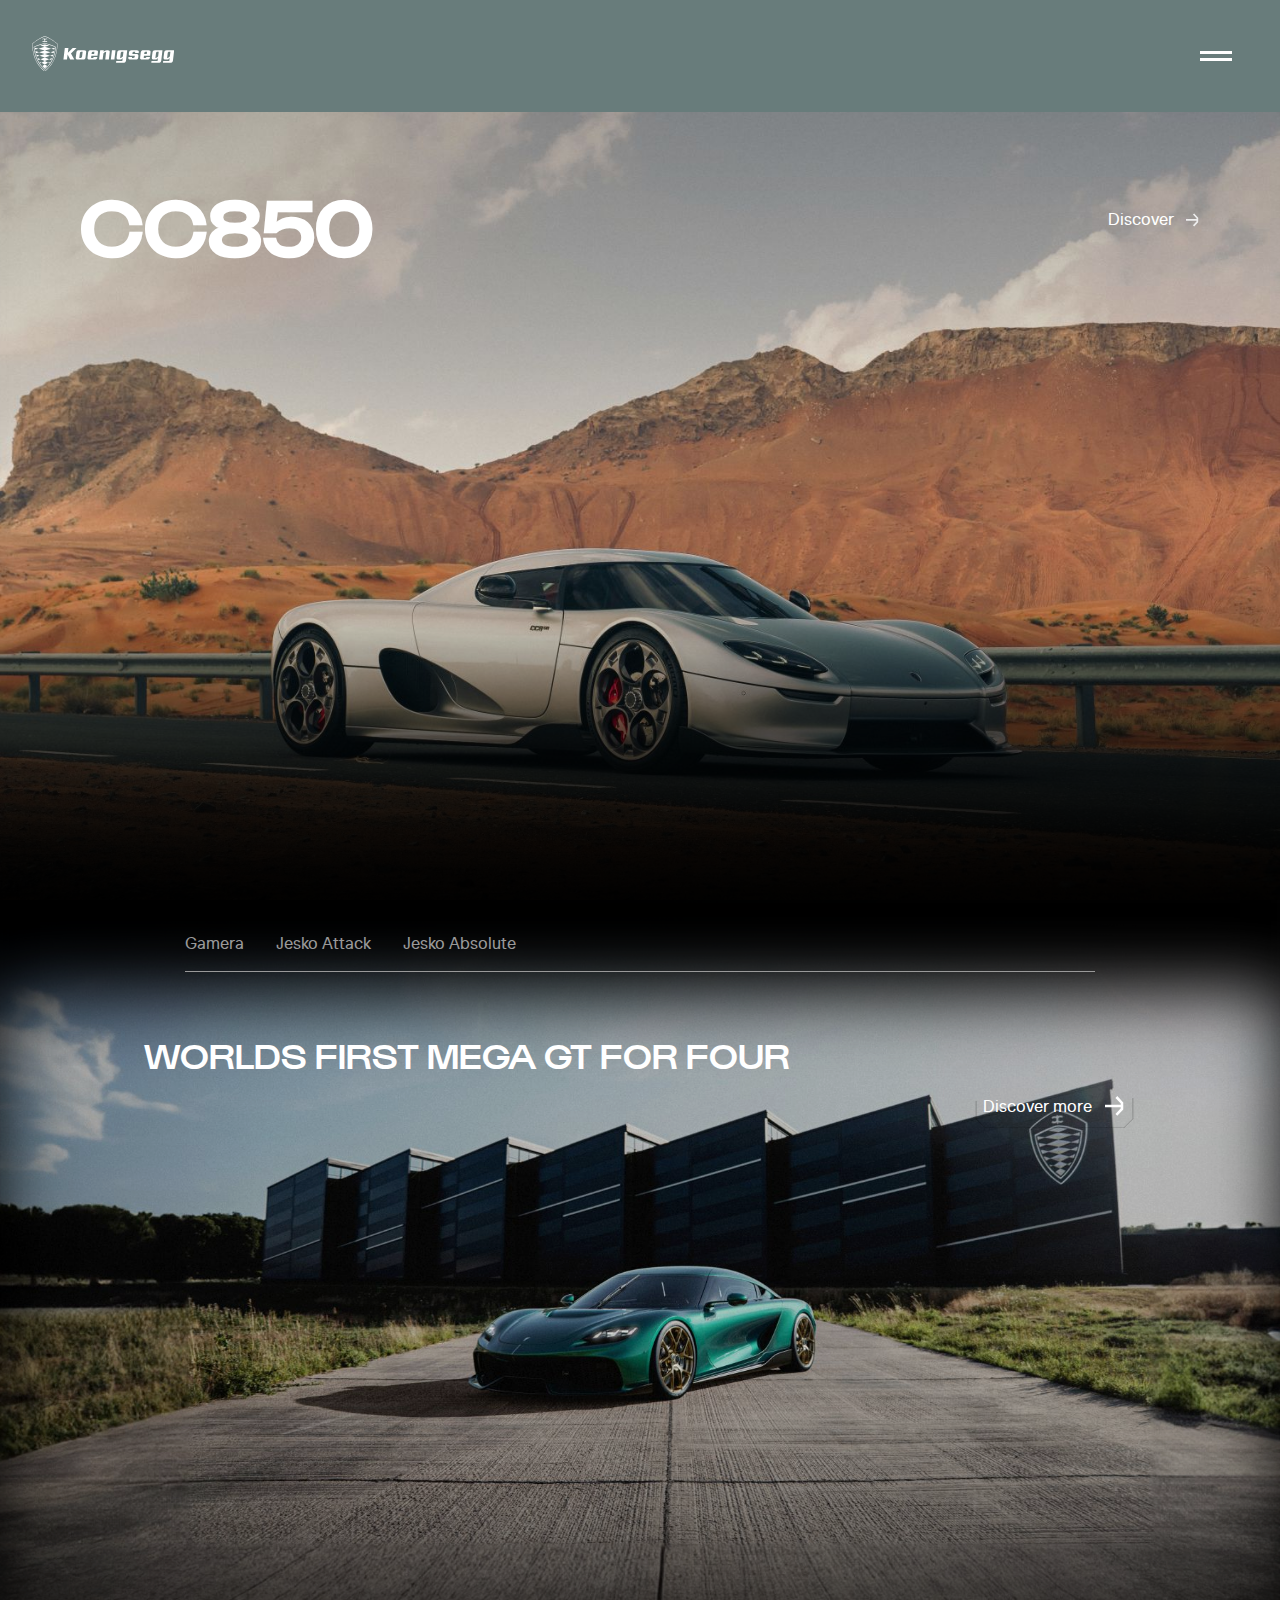
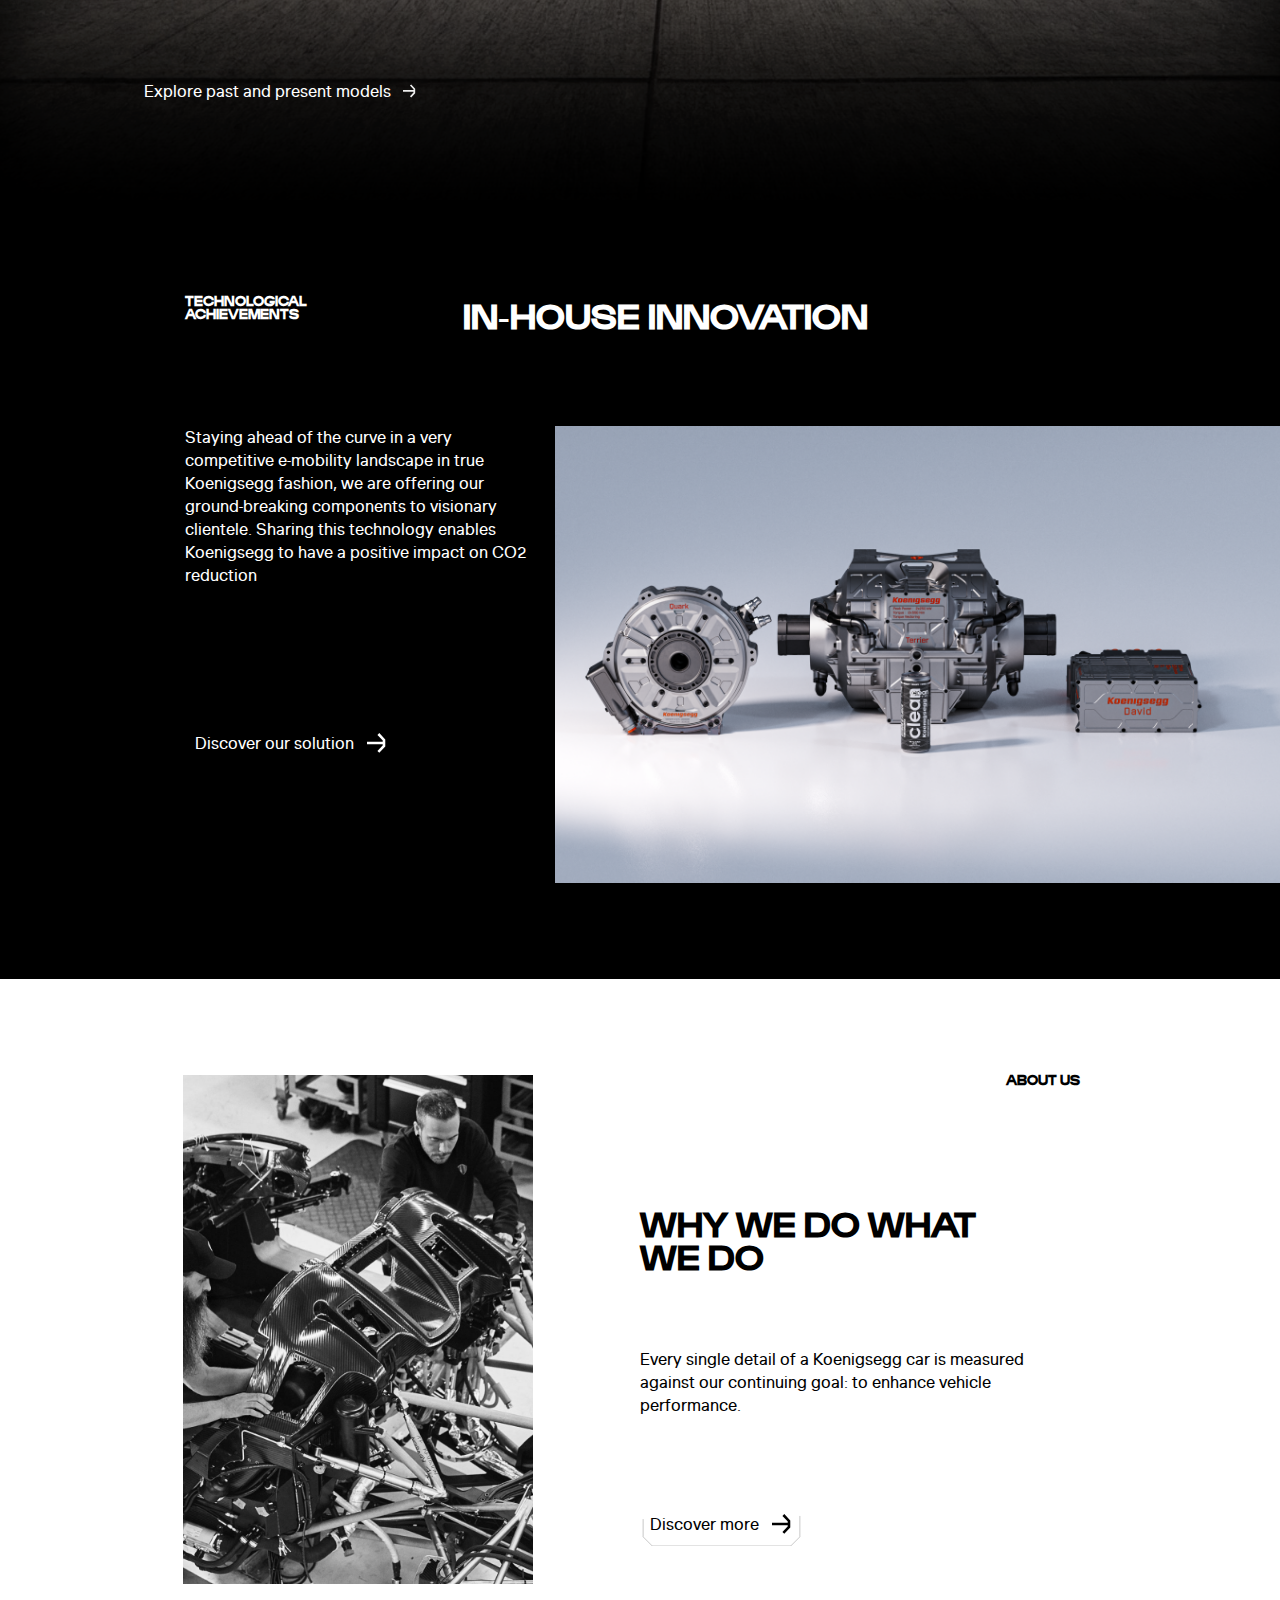
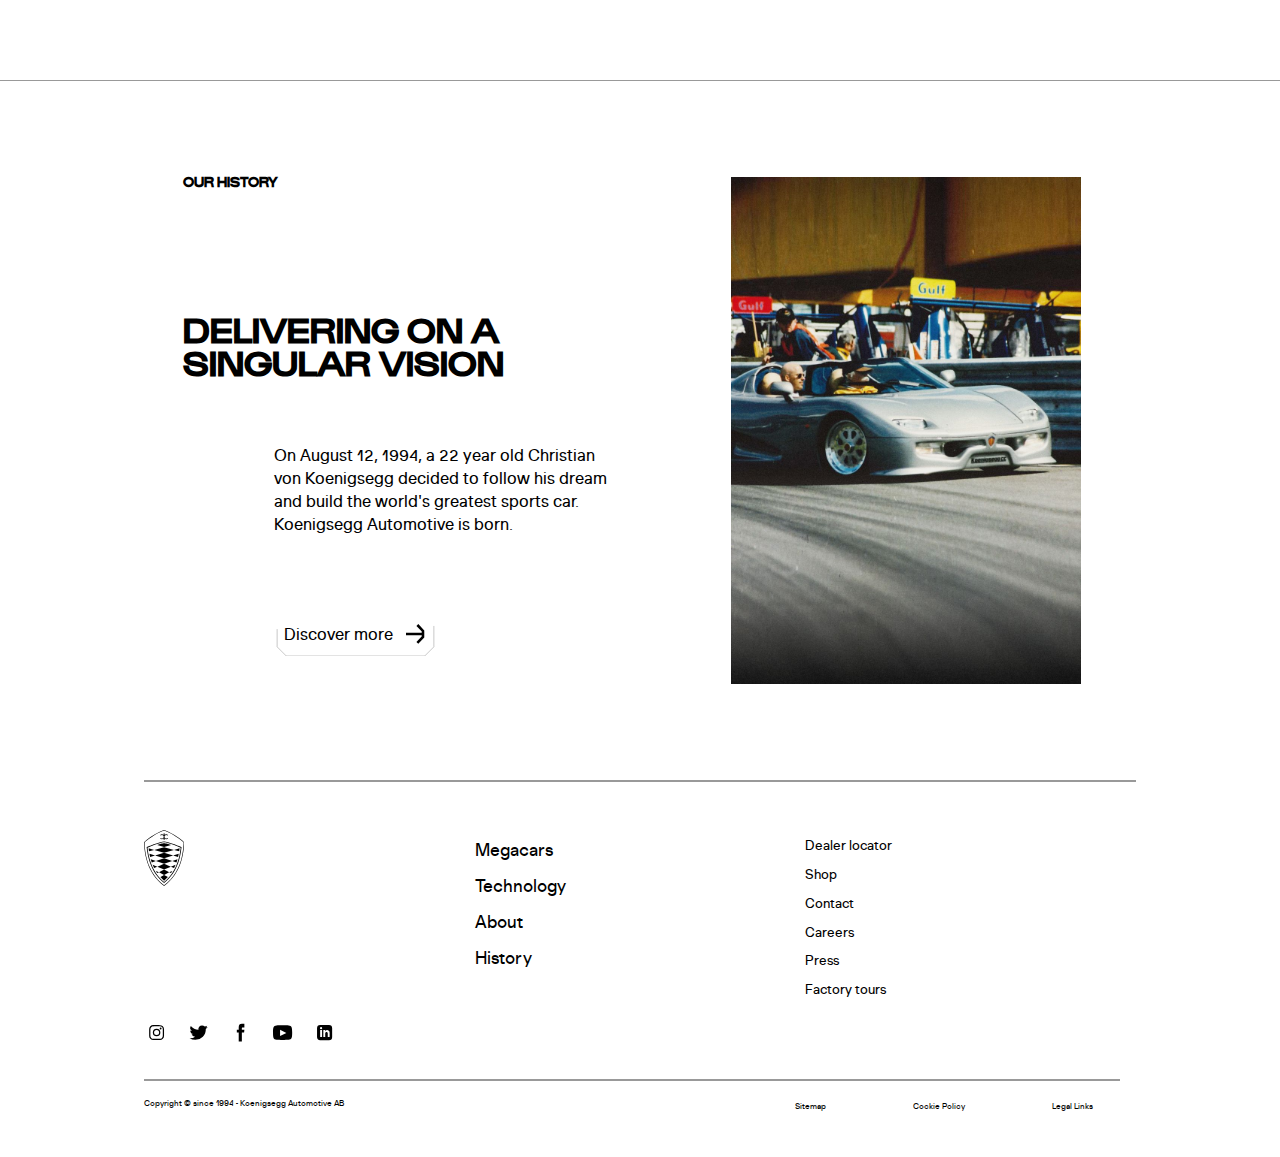
<file: index.html>
<!DOCTYPE html>
<html lang="en">
	
<head>
	<meta charset="UTF-8">
	<meta name="author" content="jouw naam">
	<meta name="viewport" content="width=device-width, initial-scale=1">
	
	<title>koenigsegg</title>
	
	<link href="styles/style.css" rel="stylesheet">
	<link rel="icon" type="image/svg+xml" href="images/Koenigsegg_Shield_bl_0.svg">
</head>

<body>
	<header>
		<a href="index.html">
			<svg viewBox="0 0 127 32" fill="#fff" xmlns="http://www.w3.org/2000/svg">

				<path d="m31.81 16.588 2.314 4.476h3.65l-2.96-5.516 4.965-4.907h-3.421l-4.33 4.244.513-4.244h-3.234l-1.244 10.423h3.202l.545-4.476zM41.01 21.066h4.356c1.523 0 2.279-.59 2.45-1.913l.561-4.592c.079-.657 0-1.12-.264-1.404-.264-.284-.787-.496-1.604-.496h-4.371c-1.093 0-2.275.186-2.489 1.932l-.562 4.593c-.086.655 0 1.12.266 1.423.266.302.796.457 1.656.457zm1.806-5.948c.024-.288.152-1.145 1.248-1.145h1.161s-.106 1.023-.17 1.44l-.36 2.897c-.058.42-.178 1.229-1.293 1.229h-1.178l.592-4.421zM51.49 21.066h4.433c1.509 0 2.225-.56 2.408-1.895l.06-.467h-3.215c-.188.717-.86.835-1.239.835h-1.154l.227-1.94h5.514l.375-3.058c.077-.631-.013-1.081-.275-1.376-.294-.33-.825-.504-1.668-.504h-4.222c-1.686 0-2.398.569-2.567 1.934l-.583 4.591c-.08.644 0 1.104.276 1.404.275.3.794.476 1.63.476zm1.827-5.948a1.216 1.216 0 0 1 1.246-1.145h1.182l-.262 2.173-2.305.023.139-1.051zM98.497 21.066h4.434c1.508 0 2.224-.56 2.407-1.895l.06-.467h-3.215c-.187.717-.86.835-1.239.835H99.79l.227-1.94h5.513l.374-3.058c.077-.631-.015-1.081-.275-1.376-.296-.33-.826-.504-1.67-.504h-4.225c-1.686 0-2.399.569-2.567 1.934l-.585 4.591c-.079.644.011 1.104.278 1.404.266.3.802.476 1.637.476zm1.827-5.948a1.224 1.224 0 0 1 1.246-1.135h1.183l-.263 2.173-2.305.022.139-1.06zM63.793 15.528s.731-.597 1.214-.948c.381-.235.807-.388 1.25-.45 0 0-.14 1.068-.165 1.318l-.686 5.618h3.223l.782-6.505c.084-.66 0-1.12-.268-1.426-.268-.306-.759-.474-1.52-.474h-.75a3.237 3.237 0 0 0-1.704.496l-1.21.956.175-1.452h-3.223l-1.036 8.402H63.1l.693-5.535zM70.387 21.066h3.22l1.009-8.405h-3.21l-1.02 8.405zM78.415 12.66c-1.425 0-2.127.59-2.275 1.912l-.562 4.517c-.08.642.01 1.1.277 1.399.266.298.764.578 1.499.578h1.207c1.65 0 2.46-1.527 2.46-1.527l-.363 2.782h-5.434l-.165 1.557h6.252c1.192 0 2.436-.216 2.624-1.817l1.124-9.399-6.644-.002zm3.112 2.698-.341 2.818s-.637 1.363-2.087 1.363h-.368l.55-4.421c.069-.59.425-1.143 1.253-1.143h1.141s-.114 1.128-.148 1.383zM109.909 12.66c-1.424 0-2.127.59-2.275 1.912l-.562 4.517c-.079.642.011 1.1.275 1.399.264.298.767.578 1.499.578h1.201c1.651 0 2.461-1.527 2.461-1.527l-.364 2.782h-5.434l-.159 1.555h6.251c1.192 0 2.436-.216 2.623-1.816l1.125-9.4h-6.641zm3.112 2.698-.35 2.818s-.636 1.363-2.088 1.363h-.358l.551-4.421c.07-.59.426-1.143 1.254-1.143h1.141s-.126 1.128-.15 1.383zM120.36 12.66c-1.424 0-2.125.59-2.275 1.912l-.562 4.517c-.081.642.011 1.1.275 1.399.264.298.765.578 1.499.578h1.207c1.653 0 2.462-1.527 2.462-1.527l-.373 2.782h-5.434L117 23.876h6.253c1.192 0 2.436-.216 2.623-1.816l1.125-9.4h-6.641zm3.112 2.698-.35 2.818s-.635 1.363-2.088 1.363h-.358l.551-4.421c.068-.59.424-1.143 1.252-1.143h1.143s-.12 1.128-.15 1.383zM88.093 21.067h4.298c1.544 0 2.335-.653 2.489-1.971l.135-1.12c.078-.598 0-1.027-.248-1.317-.404-.474-1.22-.543-1.937-.56h-3.161l.106-.949a1.258 1.258 0 0 1 1.302-1.167h1.08l-.097 1.145h3.237l.089-.6c.075-.642-.023-1.103-.298-1.405-.276-.303-.772-.463-1.488-.452h-4.651c-1.407 0-2.108.59-2.275 1.914l-.155 1.144c-.087.712 0 1.208.273 1.515.403.459 1.205.47 1.983.481h3.056l-.062.482c-.026.321-.206 1.342-1.42 1.342h-1.093l.1-.834h-3.28l-.045.44c-.084.648 0 1.108.265 1.408.387.43 1.13.504 1.797.504zM6.676 23.178c.255.418.528.836.819 1.25l1.047-.498-1.866-.752zM4.898 19.68c.252.603.534 1.221.853 1.845l1.821-.747-2.674-1.098zM3.816 16.604c.165.577.358 1.184.585 1.815l2.372-.805-2.957-1.01zM3.09 13.47c.114.598.245 1.22.393 1.842l2.8-.859-3.193-.984zM2.598 10.393c.061.478.146 1.064.25 1.712l2.935-.817-3.185-.895zM7.574 20.774l3.855 1.575 3.856-1.575-3.856-1.58-3.855 1.58zM8.555 23.932l2.878 1.578 2.88-1.578-2.88-1.578-2.878 1.578z">
				</path>
			
				<path d="M15.356 24.434c.29-.415.562-.833.819-1.251l-1.874.747 1.055.504zM17.11 21.525a26.16 26.16 0 0 0 .853-1.845l-2.674 1.1 1.821.745zM18.454 18.42c.227-.632.42-1.239.585-1.816l-2.957 1.01 2.372.805zM19.37 15.312c.148-.622.28-1.244.394-1.843l-3.186.984 2.792.859zM17.074 11.289l2.933.821c.107-.647.187-1.234.253-1.712l-3.186.89zM15.377 8.494c-2.475-.857-3.523-1.003-3.946-1.003-.424 0-1.471.146-3.947 1.003l3.947 1.213 3.946-1.213zM11.431 25.52l-2.138 1.164c.667.735 1.38 1.424 2.138 2.066a22.672 22.672 0 0 0 2.138-2.066l-2.138-1.165zM6.29 14.447l5.137 1.577 5.14-1.578-5.14-1.577-5.138 1.578zM6.781 17.612l4.646 1.577 4.646-1.577-4.646-1.578-4.646 1.578zM5.79 11.286l5.637 1.576 5.639-1.576-5.639-1.577-5.638 1.577zM9.506 4.494l-.323.32a1.45 1.45 0 0 0 2.022.026v.836h.463v-.844a1.45 1.45 0 0 0 2.022-.026l-.335-.312a.996.996 0 0 1-1.699-.701.99.99 0 0 1 .614-.916.998.998 0 0 1 1.085.215l.322-.321a1.457 1.457 0 0 0-2.022-.026V1.91h-.454v.835a1.457 1.457 0 0 0-2.021.026l.322.32a.996.996 0 0 1 1.698.702.988.988 0 0 1-.614.916.998.998 0 0 1-1.084-.215h.004z">
				</path>
			
				<path d="M17.313 8.128c-2.884-1.086-4.872-1.64-5.884-1.64-1.011 0-2.998.561-5.883 1.64C3.886 8.754 1.5 9.77 1.5 9.77a51.357 51.357 0 0 0 1.182 6.516c.992 3.78 3.317 9.51 8.747 13.768 5.434-4.257 7.756-9.987 8.747-13.768a51.368 51.368 0 0 0 1.183-6.517s-2.386-1.013-4.046-1.64zm2.436 8.046c-1.006 3.835-3.266 9.227-8.318 13.314-5.06-4.087-7.308-9.48-8.318-13.314a49.98 49.98 0 0 1-1.124-6.128A121.2 121.2 0 0 1 5.71 8.543C9.24 7.212 10.77 6.93 11.437 6.93c.667 0 2.198.28 5.726 1.612a123.3 123.3 0 0 1 3.722 1.503 49.987 49.987 0 0 1-1.138 6.128h.002z">
				</path>
			
				<path d="M17.575 3.014A35.964 35.964 0 0 0 11.432 0a35.963 35.963 0 0 0-6.135 3.014C1.973 5.038 0 6.974 0 6.974a42.413 42.413 0 0 0 1.362 9.658c1.095 4.172 3.866 10.643 10.07 15.124 6.204-4.481 8.976-10.952 10.07-15.124a42.418 42.418 0 0 0 1.37-9.658s-1.973-1.936-5.297-3.96zm3.605 13.534a29.056 29.056 0 0 1-3.083 7.359 25.159 25.159 0 0 1-6.665 7.438 25.132 25.132 0 0 1-6.665-7.438 29.059 29.059 0 0 1-3.082-7.359A43.026 43.026 0 0 1 .326 7.114a33.012 33.012 0 0 1 5.138-3.817A36.23 36.23 0 0 1 11.432.351 36.23 36.23 0 0 1 17.4 3.295a33.01 33.01 0 0 1 5.137 3.819 43.152 43.152 0 0 1-1.357 9.434z">
				</path>
				
			</svg>
		</a>

		<button id="menu-button" aria-expanded="false" aria-controls="main-menu" aria-label="open menu">
			<span class="visually-hidden">Menu</span>
		</button>

		<nav id="main-menu" hidden>
			<ul>
				<li><a href="#">megacars</a></li>
				<li><a href="#">technology</a></li>
				<li><a href="about.html">about</a></li>
				<li><a href="#">history</a></li>
			</ul>
				
			<ul>
				<li><a href="#">Dealer locater</a></li>
				<li><a href="#">Shop</a></li>
				<li><a href="#">Contact</a></li>
				<li><a href="#">Careers</a></li>
				<li><a href="#">Press</a></li>
				<li><a href="#">Factory tours</a></li>
			</ul>
		</nav>
	</header>




	<main>
		<h1>koenigsegg</h1>

		<!-- the first section -->
		<section>
			<h2>cc850</h2>
			<img src="images/CC850.jpeg" alt="een pijltje naar rechts">
			<a href="#">
				Discover
				<svg viewBox="0 0 24 24" fill="none" stroke="none" xmlns="http://www.w3.org/2000/svg">
					<path d="M19.97 11.947H3M14.362 3 20 8.964v5.965l-5.638 5.964" stroke-width="2.55"></path>
				</svg>
			</a>
		</section>

		<!-- the scond section -->
		<section>
			<h2>newest models</h2>
			<nav>
				<ul>
					<li><a href="#" data-tab-target="#gamera">Gamera</a></li>
					<li><a href="#" data-tab-target="#attack">Jesko Attack</a></li>
					<li><a href="#" data-tab-target="#absolute">Jesko Absolute</a></li>
				</ul>
			</nav>

            <section>
				
				<article id="gamera" data-tab-content class="active">
					<div>
						<h2> worlds first mega gt for four</h2>

						<button>
							<span>Discover more</span>
							<svg class="svg-arrow" viewBox="0 0 24 24" fill="none" stroke="none" xmlns="http://www.w3.org/2000/svg">
								<path d="M19.97 11.947H3M14.362 3 20 8.964v5.965l-5.638 5.964" stroke-width="2.55"></path>
							</svg>
							<svg class="svg-background" data-ref="primary-outline"  viewBox="0 0 213.7265625 60">
								<path data-ref="primary-outline-path" d="M213.7265625 47.5
								  L201.2265625 60
								  12.5 60
								  L0 47.5
								  L0 12.5
								  L12.5 0
								  L201.2265625 0
								  L213.7265625 12.5 Z" style="stroke-dasharray: 0, 206.404, 276.76, 35; stroke-dashoffset: -801.421; stroke: currentcolor; opacity: 0.3;">
								</path>
							</svg>
						</button>
					</div>
					<img src="images/mega-gt.jpeg" alt="een foto van het huidige geselecteerde auto">

					<a href="#">
						Explore past and present models
						<svg viewBox="0 0 24 24" fill="none" stroke="none" xmlns="http://www.w3.org/2000/svg">
							<path d="M19.97 11.947H3M14.362 3 20 8.964v5.965l-5.638 5.964" stroke-width="2.55"></path>
						</svg>
					</a>

				</article>

				<article id="attack" data-tab-content>
					<div>
						<h2> road legal track legend</h2>

						<button>
							<span>discover more</span>
							<svg class="svg-arrow" viewBox="0 0 24 24" fill="none" stroke="none" xmlns="http://www.w3.org/2000/svg">
								<path d="M19.97 11.947H3M14.362 3 20 8.964v5.965l-5.638 5.964" stroke-width="2.55"></path>
							</svg>
							<svg class="svg-background" data-ref="primary-outline"  viewBox="0 0 213.7265625 60">
								<path data-ref="primary-outline-path" d="M213.7265625 47.5
								  L201.2265625 60
								  12.5 60
								  L0 47.5
								  L0 12.5
								  L12.5 0
								  L201.2265625 0
								  L213.7265625 12.5 Z" style="stroke-dasharray: 0, 206.404, 276.76, 35; stroke-dashoffset: -801.421; stroke: currentcolor; opacity: 0.3;">
								</path>
							</svg>
						</button>
					</div>

					<img src="images/attack.jpeg" alt="een foto van het huidige geselecteerde auto">

					<a href="#">
						explore past and present models
						<svg viewBox="0 0 24 24" fill="none" stroke="" xmlns="http://www.w3.org/2000/svg">
							<path d="M19.97 11.947H3M14.362 3 20 8.964v5.965l-5.638 5.964" stroke-width="2.55"></path>
						</svg>
					</a>

				</article>


				<article id="absolute" data-tab-content>
					<div>
						<h2> fastest ever made</h2>

						<button>
							<span>discover more</span>
							<svg class="svg-arrow" viewBox="0 0 24 24" fill="none" stroke="none" xmlns="http://www.w3.org/2000/svg">
								<path d="M19.97 11.947H3M14.362 3 20 8.964v5.965l-5.638 5.964" stroke-width="2.55"></path>
							</svg>
							<svg class="svg-background" data-ref="primary-outline"  viewBox="0 0 213.7265625 60">
								<path data-ref="primary-outline-path" d="M213.7265625 47.5
								  L201.2265625 60
								  12.5 60
								  L0 47.5
								  L0 12.5
								  L12.5 0
								  L201.2265625 0
								  L213.7265625 12.5 Z" style="stroke-dasharray: 0, 206.404, 276.76, 35; stroke-dashoffset: -801.421; stroke: currentcolor; opacity: 0.3;">
								</path>
							</svg>
						</button>
					</div>

					<img src="images/absolute.jpeg" alt="een foto van het huidige geselecteerde auto">

					<a href="#">
						explore past and present models
						<svg viewBox="0 0 24 24" fill="none" stroke="none" xmlns="http://www.w3.org/2000/svg">
							<path d="M19.97 11.947H3M14.362 3 20 8.964v5.965l-5.638 5.964" stroke-width="2.55"></path>
						</svg>
					</a>
					
				</article>

		    </section>

		</section>
		
		<!-- the third section -->
		<section>
			<h2>in-house innovation</h2>
			<h3>technological achievements</h3>
			<img src="images/motor.png" alt="een foto van een koenigsegg motor">
			<p>Staying ahead of the curve in a very competitive e-mobility landscape in true Koenigsegg fashion, we are offering our ground-breaking components to visionary clientele. Sharing this technology enables Koenigsegg to have a positive impact on CO2 reduction</p>
			<button>
				<span>Discover our solution </span>
				<svg class="svg-arrow" viewBox="0 0 24 24" fill="none" stroke="none" xmlns="http://www.w3.org/2000/svg">
					<path d="M19.97 11.947H3M14.362 3 20 8.964v5.965l-5.638 5.964" stroke-width="2.55"></path>
				</svg>
				<svg class="svg-background" data-ref="primary-outline"  viewBox="0 0 213.7265625 60">
					<path data-ref="primary-outline-path" d="M213.7265625 47.5
					  L201.2265625 60
					  12.5 60
					  L0 47.5
					  L0 12.5
					  L12.5 0
					  L201.2265625 0
					  L213.7265625 12.5 Z" style="stroke-dasharray: 0, 206.404, 276.76, 35; stroke-dashoffset: -801.421; stroke: currentcolor; opacity: 0.3;">
					</path>
				</svg>
			</button>
		</section>

		<!-- the fourth section -->
		<section>
			<h2>why we do what we do</h2>
			<h3> about us</h3>
			<img src="images/medewerkers.jpg" alt="Koenigsegg team aan het werk">
			<p>Every single detail of a Koenigsegg car is measured against our continuing goal: to enhance vehicle performance.</p>
			<button>
				<span>Discover more</span>
				<svg class="svg-arrow" viewBox="0 0 24 24" fill="none" stroke="none" xmlns="http://www.w3.org/2000/svg">
					<path d="M19.97 11.947H3M14.362 3 20 8.964v5.965l-5.638 5.964" stroke-width="2.55"></path>
				</svg>
				<svg class="svg-background" data-ref="primary-outline"  viewBox="0 0 213.7265625 60">
					<path data-ref="primary-outline-path" d="M213.7265625 47.5
					  L201.2265625 60
					  12.5 60
					  L0 47.5
					  L0 12.5
					  L12.5 0
					  L201.2265625 0
					  L213.7265625 12.5 Z" style="stroke-dasharray: 0, 206.404, 276.76, 35; stroke-dashoffset: -801.421; stroke: currentcolor; opacity: 0.3;">
					</path>
				</svg>
			</button>
	    </section>

		<!-- the fifth section -->
		<section>
			<h2>delivering on a singular vision</h2>
			<h3> our history</h3>
			<img src="images/first-car.png" alt="een van de eerste koenigsegg autos op een crircui">
			<p>On August 12, 1994, a 22 year old Christian von Koenigsegg decided to follow his dream and build the world's greatest sports car. Koenigsegg Automotive is born.</p>
			<button>
				<span>Discover more</span>
				<svg class="svg-arrow" viewBox="0 0 24 24" fill="none" stroke="none" xmlns="http://www.w3.org/2000/svg">
					<path d="M19.97 11.947H3M14.362 3 20 8.964v5.965l-5.638 5.964" stroke-width="2.55"></path>
				</svg>
				<svg class="svg-background" data-ref="primary-outline"  viewBox="0 0 213.7265625 60">
					<path data-ref="primary-outline-path" d="M213.7265625 47.5
					  L201.2265625 60
					  12.5 60
					  L0 47.5
					  L0 12.5
					  L12.5 0
					  L201.2265625 0
					  L213.7265625 12.5 Z" style="stroke-dasharray: 0, 206.404, 276.76, 35; stroke-dashoffset: -801.421; stroke: currentcolor; opacity: 0.3;">
					</path>
				</svg>
			</button>
	    </section>
	</main>


	<footer>
		
		<a href="index.html" >
			<svg id="Layer_1" data-name="Layer 1" xmlns="http://www.w3.org/2000/svg" viewBox="0 0 329.89 459.48">
				<g>
				  <path class="cls-1" d="m96.43,335.45c3.69,6.05,7.62,12.1,11.82,18.11l15.09-7.21-26.91-10.9Z"/>
				  <path class="cls-1" d="m70.7,284.7c3.63,8.74,7.72,17.67,12.31,26.7l26.26-10.78-38.57-15.92Z"/>
				  <path class="cls-1" d="m55.24,240.27c2.37,8.35,5.16,17.14,8.43,26.25l34.19-11.65-42.62-14.6Z"/>
				  <path class="cls-1" d="m44.73,194.89c1.64,8.67,3.52,17.68,5.65,26.67l40.38-12.43-46.03-14.24Z"/>
				  <path class="cls-1" d="m37.64,150.45c.91,6.9,2.11,15.38,3.63,24.77l42.28-11.83-45.92-12.94Z"/>
				  <polygon class="cls-1" points="109.36 300.62 164.94 323.44 220.52 300.62 164.94 277.78 109.36 300.62"/>
				  <polygon class="cls-1" points="123.42 346.35 164.94 369.18 206.46 346.35 164.94 323.53 123.42 346.35"/>
				  <path class="cls-1" d="m221.64,353.56c4.2-6.02,8.13-12.06,11.82-18.11l-26.91,10.9,15.09,7.21Z"/>
				  <path class="cls-1" d="m246.88,311.4c4.6-9.02,8.68-17.96,12.31-26.7l-38.57,15.92,26.26,10.78Z"/>
				  <path class="cls-1" d="m266.22,266.53c3.27-9.11,6.06-17.91,8.43-26.25l-42.62,14.6,34.19,11.65Z"/>
				  <path class="cls-1" d="m279.5,221.56c2.13-9,4.01-18.01,5.65-26.67l-46.03,14.24,40.38,12.43Z"/>
				  <path class="cls-1" d="m246.33,163.39l42.28,11.83c1.52-9.38,2.73-17.87,3.63-24.77l-45.92,12.94Z"/>
				  <path class="cls-1" d="m221.84,122.92c-35.68-12.4-50.78-14.5-56.89-14.5-6.11,0-21.22,2.1-56.9,14.5l56.89,17.56,56.89-17.56Z"/>
				  <path class="cls-1" d="m164.94,369.27h0s-30.81,16.85-30.81,16.85c9.31,10.31,19.54,20.34,30.81,29.89,11.28-9.55,21.5-19.58,30.81-29.89l-30.81-16.85h0Z"/>
				  <polygon class="cls-1" points="90.86 209.13 164.94 231.95 239.03 209.13 164.94 186.3 90.86 209.13"/>
				  <polygon class="cls-1" points="97.95 254.88 164.94 277.69 231.94 254.88 164.94 232.04 97.95 254.88"/>
				  <polygon class="cls-1" points="83.65 163.39 164.94 186.21 246.24 163.39 164.94 140.57 83.65 163.39"/>
				</g>
				<g>
				  <path class="cls-1" d="m137.16,65.03l-4.62,4.62c4.07,4.07,9.43,6.11,14.78,6.11s10.34-1.92,14.36-5.73v12.09h6.54v-12.09c4.02,3.81,9.18,5.73,14.36,5.73s10.7-2.04,14.78-6.11l-4.62-4.62c-5.6,5.6-14.71,5.6-20.31,0-5.6-5.6-5.6-14.71,0-20.31,5.6-5.6,14.71-5.6,20.31,0l4.62-4.62c-8.01-8.01-20.96-8.13-29.14-.38v-12.09h-6.54v12.09c-8.18-7.75-21.12-7.64-29.14.38l4.62,4.62c5.6-5.6,14.71-5.6,20.31,0,5.6,5.6,5.6,14.71,0,20.31-5.6,5.6-14.71,5.6-20.31,0Z"/>
				  <path class="cls-1" d="m249.78,117.57c-41.58-15.74-70.14-23.73-84.84-23.73s-43.26,7.99-84.84,23.73c-23.92,9.05-58.31,23.73-58.31,23.73,2.07,17.8,7.51,57.83,17.03,94.29,14.3,54.72,47.83,137.64,126.12,199.23,78.29-61.59,111.82-144.51,126.12-199.23,9.52-36.46,14.96-76.49,17.03-94.29,0,0-34.39-14.68-58.31-23.73Zm35.08,116.4c-14.5,55.5-47.09,133.52-119.92,192.65-72.83-59.13-105.42-137.15-119.92-192.65-8.9-34.09-14.07-70.61-16.29-88.65,10.04-4.24,35.14-14.76,53.64-21.76,50.88-19.26,73-23.32,82.57-23.32s31.69,4.06,82.57,23.32c18.5,7,43.6,17.52,53.64,21.76-2.22,18.05-7.39,54.57-16.29,88.65Z"/>
				  <path class="cls-1" d="m253.49,43.61C205.54,14.31,165.64.23,164.94,0c-.69.23-40.6,14.31-88.55,43.61C28.45,72.9,0,100.89,0,100.89,0,100.89-.02,164.84,19.77,240.65c15.77,60.36,55.73,153.94,145.17,218.84,89.44-64.89,129.41-158.48,145.17-218.84,19.79-75.81,19.77-139.75,19.77-139.75,0,0-28.45-28-76.4-57.29Zm51.98,195.83c-6.71,25.69-19.87,65.01-44.44,106.48-25.53,43.09-57.85,79.27-96.08,107.61-38.24-28.34-70.55-64.53-96.08-107.61-24.57-41.47-37.73-80.79-44.44-106.48C6.97,172.59,5.04,114.38,4.83,102.93c6.37-5.97,33.19-30.25,74.07-55.22C121.46,21.71,157.24,7.94,164.94,5.11c7.7,2.83,43.48,16.6,86.04,42.6,40.88,24.97,67.7,49.25,74.07,55.22-.21,11.45-2.14,69.67-19.59,136.5Z"/>
				</g>
			</svg>
		</a>

		<ul>
			<li><a href="#">Megacars</a></li>
			<li><a href="#">Technology</a></li>
			<li><a href="about.html">About</a></li>
			<li><a href="#">History</a></li>
		</ul>

		<ul>
			<li><a href="#">Dealer locator</a></li>
			<li><a href="#">Shop</a></li>
			<li><a href="#">Contact</a></li>
			<li><a href="#">Careers</a></li>
			<li><a href="#">Press</a></li>
			<li><a href="#">Factory tours</a></li>
		</ul>

		<ul>
			<li>
				<a href="#">
					<svg xmlns="http://www.w3.org/2000/svg" viewBox="0 0 20 20">
						<path d="M10 4H7.55a3.29 3.29 0 0 0-3.46 3.54v4.92a3.28 3.28 0 0 0 3.46 3.46h4.9a3.29 3.29 0 0 0 3.46-3.46V7.54a3.28 3.28 0 0 0-3.46-3.46C11.82 4.05 11.62 4 10 4zm0 1h2.44a2.27 2.27 0 0 1 2.48 2.48V12.37a2.28 2.28 0 0 1-2.48 2.49H7.56a2.28 2.28 0 0 1-2.48-2.49V7.48a2.27 2.27 0 0 1 2.48-2.41C8.2 5 8.39 5 10 5zm-3 5a3 3 0 1 1 3 3 3 3 0 0 1-3-3zm3 2a2 2 0 1 1 2-2 2 2 0 0 1-2 2zm2.48-5.22a.74.74 0 0 1 .74-.78.75.75 0 0 1 .75.74.76.76 0 0 1-.75.75.75.75 0 0 1-.74-.72z" fill-rule="evenodd">
						</path>
					</svg>
				</a>
			</li>
			<li>
				<a href="#">
					<svg xmlns="http://www.w3.org/2000/svg" viewBox="0 0 20 20">
						<path d="M17.19 5.64a6 6 0 0 1-1.7.46 2.9 2.9 0 0 0 1.3-1.6 6 6 0 0 1-1.87.7 3 3 0 0 0-2.16-.91 2.9 2.9 0 0 0-2.87 3.54 8.46 8.46 0 0 1-6.08-3 2.85 2.85 0 0 0 .92 3.85 3.14 3.14 0 0 1-1.34-.36 2.91 2.91 0 0 0 2.37 2.86 3.16 3.16 0 0 1-1.34.05 3 3 0 0 0 2.76 2 6 6 0 0 1-4.37 1.19 8.5 8.5 0 0 0 4.52 1.3 8.22 8.22 0 0 0 8.38-8.57 6 6 0 0 0 1.48-1.51z">
						</path>
					</svg>
				</a>
			</li>
			<li>
				<a href="#">
					<svg xmlns="http://www.w3.org/2000/svg" viewBox="0 0 20 20">
						<path d="M8.51 7.68H7V10h1.51v7H11v-7h1.8l.2-2.32h-2v-1c0-.55.1-.77.55-.77H13V3.05h-1.91c-1.79 0-2.58.95-2.58 2.67z">
						</path>
					</svg>
				</a>
			</li>
			<li>
				<a href="#">
					<svg xmlns="http://www.w3.org/2000/svg" viewBox="0 0 20 20">
						<path d="M5.17 4.28c2.28-.16 7.37-.16 9.66 0C17.3 4.45 17.59 6 17.61 10s-.31 5.55-2.78 5.72c-2.29.16-7.37.16-9.66 0C2.7 15.55 2.41 14 2.39 10s.31-5.55 2.78-5.72zM8 7.72v5.07l5-2.54z" fill-rule="evenodd">
						</path>
					</svg>
				</a>
			</li>
			<li>
				<a href="#" >
					<svg xmlns="http://www.w3.org/2000/svg" viewBox="0 0 20 20">
						<path d="M6.48 4h7A2.52 2.52 0 0 1 16 6.47v7.06a2.52 2.52 0 0 1-2.52 2.52h-7A2.52 2.52 0 0 1 4 13.53V6.47A2.52 2.52 0 0 1 6.48 4zm0 9.58H8V8H6.48zm.75-6.18a.89.89 0 1 1 .88-.89.89.89 0 0 1-.88.84zm5.28 6.18H14v-3.46a1.91 1.91 0 0 0-3.5-1.25V8H9v5.55h1.5V10.7c0-1.57 2-1.69 2 0z" fill-rule="evenodd">
						</path>
					</svg>
				</a>
			</li>
		</ul>

		<p>Copyright © since 1994 - Koenigsegg Automotive AB</p>

		<ul>
			<li><a href="#">Sitemap</a></li>
			<li><a href="#">Cockie Policy</a></li>
			<li><a href="#">Legal Links</a></li>
		</ul>

	</footer>

	<script defer src="scripts/script.js"></script>
</body>
	
</html>
</file>
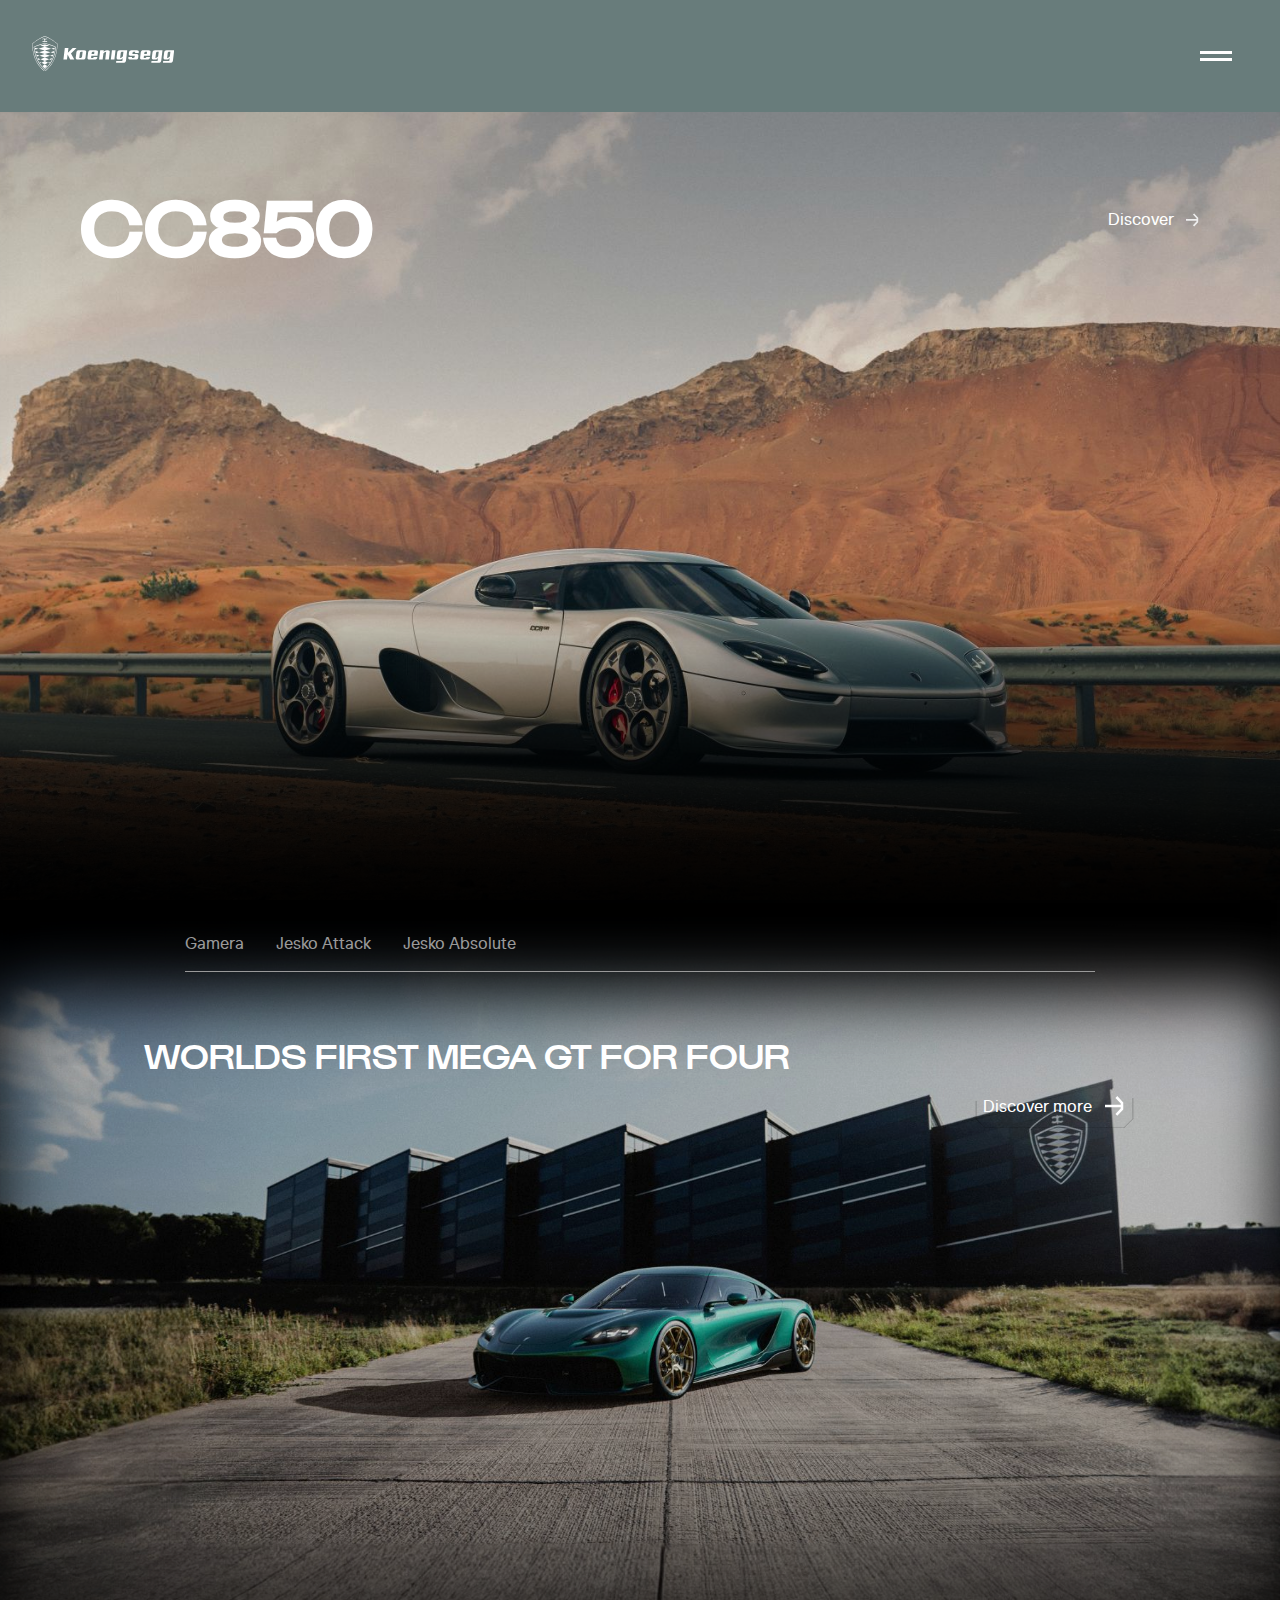
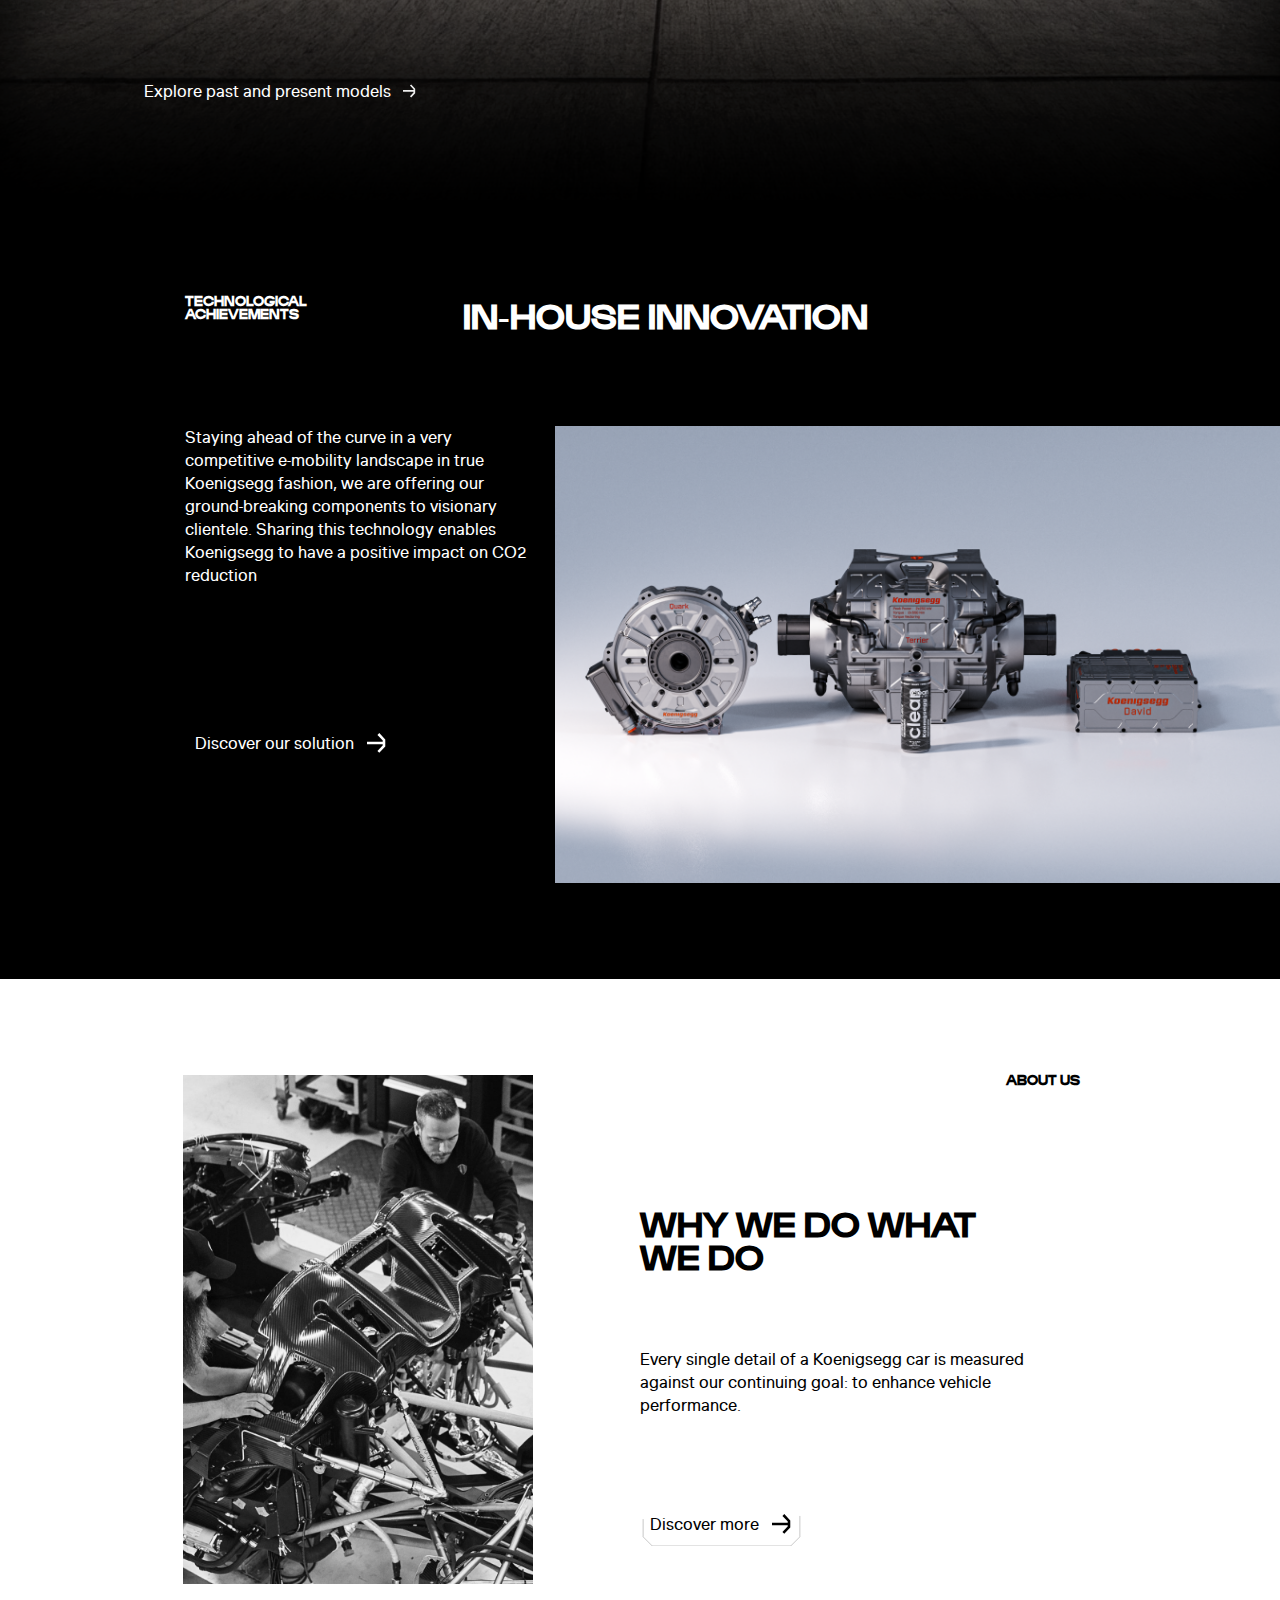
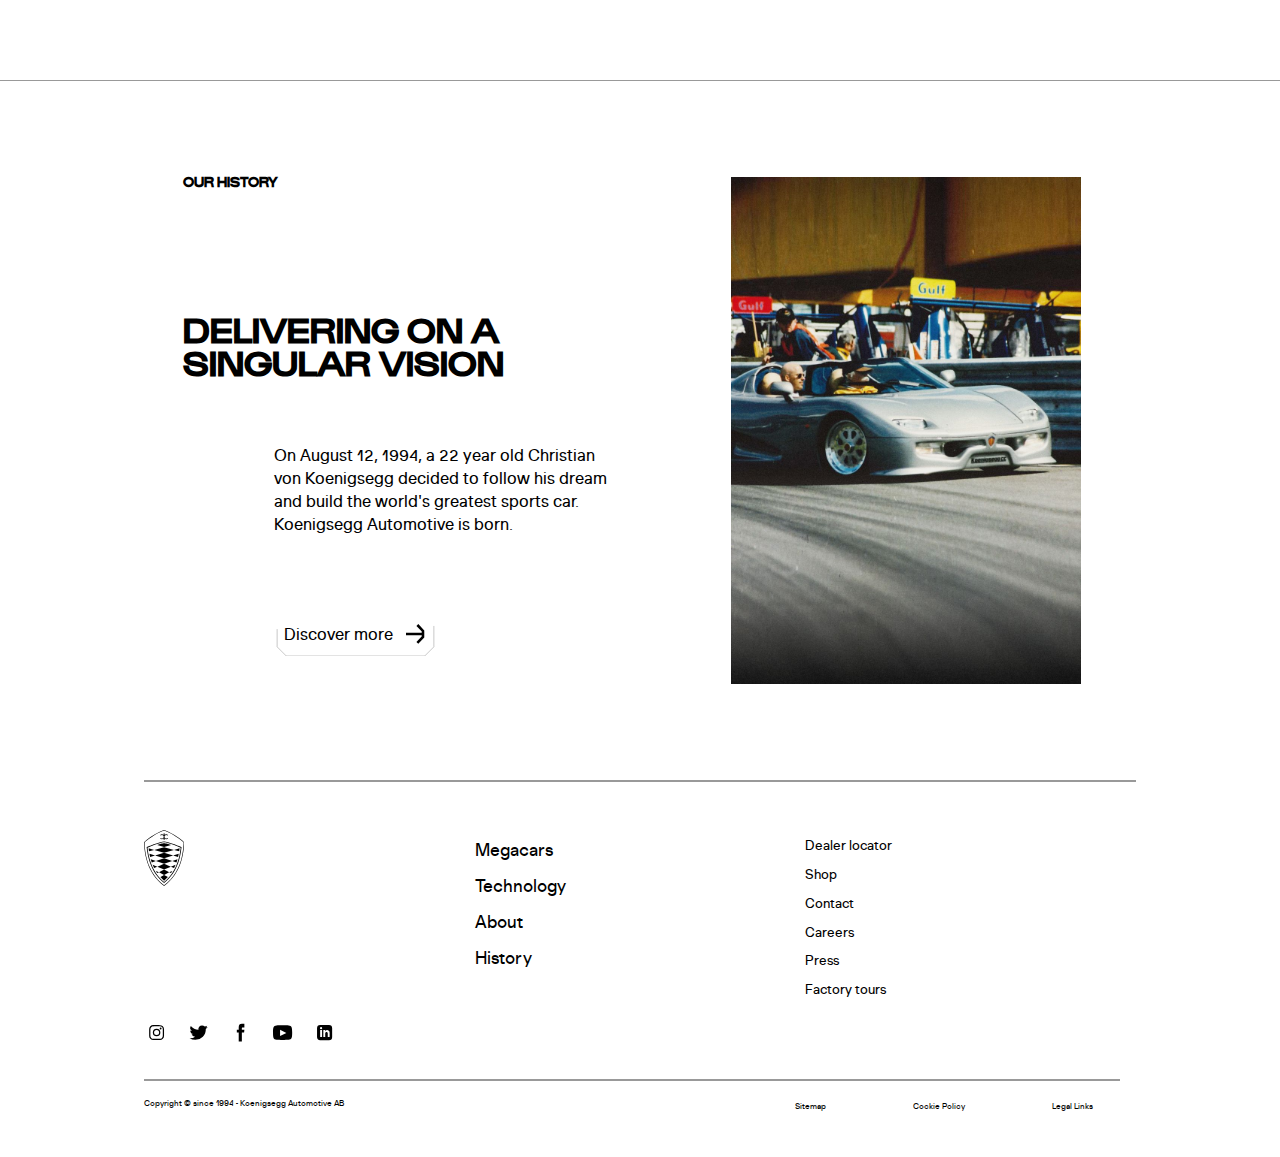
<file: styles/index.html>
<!DOCTYPE html>
<html lang="en">
	
<head>
	<meta charset="UTF-8">
	<meta name="author" content="jouw naam">
	<meta name="viewport" content="width=device-width, initial-scale=1">
	
	<title>koenigsegg</title>
	
	<link href="styles/style.css" rel="stylesheet">
	<link rel="icon" type="image/svg+xml" href="images/Koenigsegg_Shield_bl_0.svg">
</head>

<body>
	<header>
		<a href="index.html">
			<svg viewBox="0 0 127 32" fill="#fff" xmlns="http://www.w3.org/2000/svg">

				<path d="m31.81 16.588 2.314 4.476h3.65l-2.96-5.516 4.965-4.907h-3.421l-4.33 4.244.513-4.244h-3.234l-1.244 10.423h3.202l.545-4.476zM41.01 21.066h4.356c1.523 0 2.279-.59 2.45-1.913l.561-4.592c.079-.657 0-1.12-.264-1.404-.264-.284-.787-.496-1.604-.496h-4.371c-1.093 0-2.275.186-2.489 1.932l-.562 4.593c-.086.655 0 1.12.266 1.423.266.302.796.457 1.656.457zm1.806-5.948c.024-.288.152-1.145 1.248-1.145h1.161s-.106 1.023-.17 1.44l-.36 2.897c-.058.42-.178 1.229-1.293 1.229h-1.178l.592-4.421zM51.49 21.066h4.433c1.509 0 2.225-.56 2.408-1.895l.06-.467h-3.215c-.188.717-.86.835-1.239.835h-1.154l.227-1.94h5.514l.375-3.058c.077-.631-.013-1.081-.275-1.376-.294-.33-.825-.504-1.668-.504h-4.222c-1.686 0-2.398.569-2.567 1.934l-.583 4.591c-.08.644 0 1.104.276 1.404.275.3.794.476 1.63.476zm1.827-5.948a1.216 1.216 0 0 1 1.246-1.145h1.182l-.262 2.173-2.305.023.139-1.051zM98.497 21.066h4.434c1.508 0 2.224-.56 2.407-1.895l.06-.467h-3.215c-.187.717-.86.835-1.239.835H99.79l.227-1.94h5.513l.374-3.058c.077-.631-.015-1.081-.275-1.376-.296-.33-.826-.504-1.67-.504h-4.225c-1.686 0-2.399.569-2.567 1.934l-.585 4.591c-.079.644.011 1.104.278 1.404.266.3.802.476 1.637.476zm1.827-5.948a1.224 1.224 0 0 1 1.246-1.135h1.183l-.263 2.173-2.305.022.139-1.06zM63.793 15.528s.731-.597 1.214-.948c.381-.235.807-.388 1.25-.45 0 0-.14 1.068-.165 1.318l-.686 5.618h3.223l.782-6.505c.084-.66 0-1.12-.268-1.426-.268-.306-.759-.474-1.52-.474h-.75a3.237 3.237 0 0 0-1.704.496l-1.21.956.175-1.452h-3.223l-1.036 8.402H63.1l.693-5.535zM70.387 21.066h3.22l1.009-8.405h-3.21l-1.02 8.405zM78.415 12.66c-1.425 0-2.127.59-2.275 1.912l-.562 4.517c-.08.642.01 1.1.277 1.399.266.298.764.578 1.499.578h1.207c1.65 0 2.46-1.527 2.46-1.527l-.363 2.782h-5.434l-.165 1.557h6.252c1.192 0 2.436-.216 2.624-1.817l1.124-9.399-6.644-.002zm3.112 2.698-.341 2.818s-.637 1.363-2.087 1.363h-.368l.55-4.421c.069-.59.425-1.143 1.253-1.143h1.141s-.114 1.128-.148 1.383zM109.909 12.66c-1.424 0-2.127.59-2.275 1.912l-.562 4.517c-.079.642.011 1.1.275 1.399.264.298.767.578 1.499.578h1.201c1.651 0 2.461-1.527 2.461-1.527l-.364 2.782h-5.434l-.159 1.555h6.251c1.192 0 2.436-.216 2.623-1.816l1.125-9.4h-6.641zm3.112 2.698-.35 2.818s-.636 1.363-2.088 1.363h-.358l.551-4.421c.07-.59.426-1.143 1.254-1.143h1.141s-.126 1.128-.15 1.383zM120.36 12.66c-1.424 0-2.125.59-2.275 1.912l-.562 4.517c-.081.642.011 1.1.275 1.399.264.298.765.578 1.499.578h1.207c1.653 0 2.462-1.527 2.462-1.527l-.373 2.782h-5.434L117 23.876h6.253c1.192 0 2.436-.216 2.623-1.816l1.125-9.4h-6.641zm3.112 2.698-.35 2.818s-.635 1.363-2.088 1.363h-.358l.551-4.421c.068-.59.424-1.143 1.252-1.143h1.143s-.12 1.128-.15 1.383zM88.093 21.067h4.298c1.544 0 2.335-.653 2.489-1.971l.135-1.12c.078-.598 0-1.027-.248-1.317-.404-.474-1.22-.543-1.937-.56h-3.161l.106-.949a1.258 1.258 0 0 1 1.302-1.167h1.08l-.097 1.145h3.237l.089-.6c.075-.642-.023-1.103-.298-1.405-.276-.303-.772-.463-1.488-.452h-4.651c-1.407 0-2.108.59-2.275 1.914l-.155 1.144c-.087.712 0 1.208.273 1.515.403.459 1.205.47 1.983.481h3.056l-.062.482c-.026.321-.206 1.342-1.42 1.342h-1.093l.1-.834h-3.28l-.045.44c-.084.648 0 1.108.265 1.408.387.43 1.13.504 1.797.504zM6.676 23.178c.255.418.528.836.819 1.25l1.047-.498-1.866-.752zM4.898 19.68c.252.603.534 1.221.853 1.845l1.821-.747-2.674-1.098zM3.816 16.604c.165.577.358 1.184.585 1.815l2.372-.805-2.957-1.01zM3.09 13.47c.114.598.245 1.22.393 1.842l2.8-.859-3.193-.984zM2.598 10.393c.061.478.146 1.064.25 1.712l2.935-.817-3.185-.895zM7.574 20.774l3.855 1.575 3.856-1.575-3.856-1.58-3.855 1.58zM8.555 23.932l2.878 1.578 2.88-1.578-2.88-1.578-2.878 1.578z">
				</path>
			
				<path d="M15.356 24.434c.29-.415.562-.833.819-1.251l-1.874.747 1.055.504zM17.11 21.525a26.16 26.16 0 0 0 .853-1.845l-2.674 1.1 1.821.745zM18.454 18.42c.227-.632.42-1.239.585-1.816l-2.957 1.01 2.372.805zM19.37 15.312c.148-.622.28-1.244.394-1.843l-3.186.984 2.792.859zM17.074 11.289l2.933.821c.107-.647.187-1.234.253-1.712l-3.186.89zM15.377 8.494c-2.475-.857-3.523-1.003-3.946-1.003-.424 0-1.471.146-3.947 1.003l3.947 1.213 3.946-1.213zM11.431 25.52l-2.138 1.164c.667.735 1.38 1.424 2.138 2.066a22.672 22.672 0 0 0 2.138-2.066l-2.138-1.165zM6.29 14.447l5.137 1.577 5.14-1.578-5.14-1.577-5.138 1.578zM6.781 17.612l4.646 1.577 4.646-1.577-4.646-1.578-4.646 1.578zM5.79 11.286l5.637 1.576 5.639-1.576-5.639-1.577-5.638 1.577zM9.506 4.494l-.323.32a1.45 1.45 0 0 0 2.022.026v.836h.463v-.844a1.45 1.45 0 0 0 2.022-.026l-.335-.312a.996.996 0 0 1-1.699-.701.99.99 0 0 1 .614-.916.998.998 0 0 1 1.085.215l.322-.321a1.457 1.457 0 0 0-2.022-.026V1.91h-.454v.835a1.457 1.457 0 0 0-2.021.026l.322.32a.996.996 0 0 1 1.698.702.988.988 0 0 1-.614.916.998.998 0 0 1-1.084-.215h.004z">
				</path>
			
				<path d="M17.313 8.128c-2.884-1.086-4.872-1.64-5.884-1.64-1.011 0-2.998.561-5.883 1.64C3.886 8.754 1.5 9.77 1.5 9.77a51.357 51.357 0 0 0 1.182 6.516c.992 3.78 3.317 9.51 8.747 13.768 5.434-4.257 7.756-9.987 8.747-13.768a51.368 51.368 0 0 0 1.183-6.517s-2.386-1.013-4.046-1.64zm2.436 8.046c-1.006 3.835-3.266 9.227-8.318 13.314-5.06-4.087-7.308-9.48-8.318-13.314a49.98 49.98 0 0 1-1.124-6.128A121.2 121.2 0 0 1 5.71 8.543C9.24 7.212 10.77 6.93 11.437 6.93c.667 0 2.198.28 5.726 1.612a123.3 123.3 0 0 1 3.722 1.503 49.987 49.987 0 0 1-1.138 6.128h.002z">
				</path>
			
				<path d="M17.575 3.014A35.964 35.964 0 0 0 11.432 0a35.963 35.963 0 0 0-6.135 3.014C1.973 5.038 0 6.974 0 6.974a42.413 42.413 0 0 0 1.362 9.658c1.095 4.172 3.866 10.643 10.07 15.124 6.204-4.481 8.976-10.952 10.07-15.124a42.418 42.418 0 0 0 1.37-9.658s-1.973-1.936-5.297-3.96zm3.605 13.534a29.056 29.056 0 0 1-3.083 7.359 25.159 25.159 0 0 1-6.665 7.438 25.132 25.132 0 0 1-6.665-7.438 29.059 29.059 0 0 1-3.082-7.359A43.026 43.026 0 0 1 .326 7.114a33.012 33.012 0 0 1 5.138-3.817A36.23 36.23 0 0 1 11.432.351 36.23 36.23 0 0 1 17.4 3.295a33.01 33.01 0 0 1 5.137 3.819 43.152 43.152 0 0 1-1.357 9.434z">
				</path>
				
			</svg>
		</a>

		<button id="menu-button" aria-expanded="false" aria-controls="main-menu" aria-label="open menu">
			<span class="visually-hidden">Menu</span>
		</button>

		<nav id="main-menu" hidden>
			<ul>
				<li><a href="#">megacars</a></li>
				<li><a href="#">technology</a></li>
				<li><a href="about.html">about</a></li>
				<li><a href="#">history</a></li>
			</ul>
				
			<ul>
				<li><a href="#">Dealer locater</a></li>
				<li><a href="#">Shop</a></li>
				<li><a href="#">Contact</a></li>
				<li><a href="#">Careers</a></li>
				<li><a href="#">Press</a></li>
				<li><a href="#">Factory tours</a></li>
			</ul>
		</nav>

		<!-- <form>
			<label>
				<input type="radio" name="theme" value="auto" checked> Auto
			</label>

			<label>
				<input type="radio" name="theme" value="light"> Light
			</label>

			<label>
				<input type="radio" name="theme" value="dark"> Dark
			</label>
		</form> -->
	</header>




	<main>
		<h1>koenigsegg</h1>

		<!-- the first section -->
		<section>
			<h2>cc850</h2>
			<img src="images/CC850.jpeg" alt="een pijltje naar rechts">
			<a href="#">
				Discover
				<svg viewBox="0 0 24 24" fill="none" stroke="none" xmlns="http://www.w3.org/2000/svg">
					<path d="M19.97 11.947H3M14.362 3 20 8.964v5.965l-5.638 5.964" stroke-width="2.55"></path>
				</svg>
			</a>
		</section>

		<!-- the scond section -->
		<section>
			<h2>newest models</h2>
			<nav>
				<ul>
					<li><a href="#" data-tab-target="#gamera">Gamera</a></li>
					<li><a href="#" data-tab-target="#attack">Jesko Attack</a></li>
					<li><a href="#" data-tab-target="#absolute">Jesko Absolute</a></li>
				</ul>
			</nav>

            <section>
				
				<article id="gamera" data-tab-content class="active">
					<div>
						<h2> worlds first mega gt for four</h2>

						<button>
							<span>Discover more</span>
							<svg class="svg-arrow" viewBox="0 0 24 24" fill="none" stroke="none" xmlns="http://www.w3.org/2000/svg">
								<path d="M19.97 11.947H3M14.362 3 20 8.964v5.965l-5.638 5.964" stroke-width="2.55"></path>
							</svg>
							<svg class="svg-background" data-ref="primary-outline"  viewBox="0 0 213.7265625 60">
								<path data-ref="primary-outline-path" d="M213.7265625 47.5
								  L201.2265625 60
								  12.5 60
								  L0 47.5
								  L0 12.5
								  L12.5 0
								  L201.2265625 0
								  L213.7265625 12.5 Z" style="stroke-dasharray: 0, 206.404, 276.76, 35; stroke-dashoffset: -801.421; stroke: currentcolor; opacity: 0.3;">
								</path>
							</svg>
						</button>
					</div>
					<img src="images/mega-gt.jpeg" alt="een foto van het huidige geselecteerde auto">

					<a href="#">
						Explore past and present models
						<svg viewBox="0 0 24 24" fill="none" stroke="none" xmlns="http://www.w3.org/2000/svg">
							<path d="M19.97 11.947H3M14.362 3 20 8.964v5.965l-5.638 5.964" stroke-width="2.55"></path>
						</svg>
					</a>

				</article>

				<article id="attack" data-tab-content>
					<div>
						<h2> road legal track legend</h2>

						<button>
							<span>discover more</span>
							<svg class="svg-arrow" viewBox="0 0 24 24" fill="none" stroke="none" xmlns="http://www.w3.org/2000/svg">
								<path d="M19.97 11.947H3M14.362 3 20 8.964v5.965l-5.638 5.964" stroke-width="2.55"></path>
							</svg>
							<svg class="svg-background" data-ref="primary-outline"  viewBox="0 0 213.7265625 60">
								<path data-ref="primary-outline-path" d="M213.7265625 47.5
								  L201.2265625 60
								  12.5 60
								  L0 47.5
								  L0 12.5
								  L12.5 0
								  L201.2265625 0
								  L213.7265625 12.5 Z" style="stroke-dasharray: 0, 206.404, 276.76, 35; stroke-dashoffset: -801.421; stroke: currentcolor; opacity: 0.3;">
								</path>
							</svg>
						</button>
					</div>

					<img src="images/attack.jpeg" alt="een foto van het huidige geselecteerde auto">

					<a href="#">
						explore past and present models
						<svg viewBox="0 0 24 24" fill="none" stroke="" xmlns="http://www.w3.org/2000/svg">
							<path d="M19.97 11.947H3M14.362 3 20 8.964v5.965l-5.638 5.964" stroke-width="2.55"></path>
						</svg>
					</a>

				</article>


				<article id="absolute" data-tab-content>
					<div>
						<h2> fastest ever made</h2>

						<button>
							<span>discover more</span>
							<svg class="svg-arrow" viewBox="0 0 24 24" fill="none" stroke="none" xmlns="http://www.w3.org/2000/svg">
								<path d="M19.97 11.947H3M14.362 3 20 8.964v5.965l-5.638 5.964" stroke-width="2.55"></path>
							</svg>
							<svg class="svg-background" data-ref="primary-outline"  viewBox="0 0 213.7265625 60">
								<path data-ref="primary-outline-path" d="M213.7265625 47.5
								  L201.2265625 60
								  12.5 60
								  L0 47.5
								  L0 12.5
								  L12.5 0
								  L201.2265625 0
								  L213.7265625 12.5 Z" style="stroke-dasharray: 0, 206.404, 276.76, 35; stroke-dashoffset: -801.421; stroke: currentcolor; opacity: 0.3;">
								</path>
							</svg>
						</button>
					</div>

					<img src="images/absolute.jpeg" alt="een foto van het huidige geselecteerde auto">

					<a href="#">
						explore past and present models
						<svg viewBox="0 0 24 24" fill="none" stroke="none" xmlns="http://www.w3.org/2000/svg">
							<path d="M19.97 11.947H3M14.362 3 20 8.964v5.965l-5.638 5.964" stroke-width="2.55"></path>
						</svg>
					</a>
					
				</article>

		    </section>

		</section>
		
		<!-- the third section -->
		<section>
			<h2>in-house innovation</h2>
			<h3>technological achievements</h3>
			<img src="images/motor.png" alt="een foto van een koenigsegg motor">
			<p>Staying ahead of the curve in a very competitive e-mobility landscape in true Koenigsegg fashion, we are offering our ground-breaking components to visionary clientele. Sharing this technology enables Koenigsegg to have a positive impact on CO2 reduction</p>
			<button>
				<span>Discover our solution </span>
				<svg class="svg-arrow" viewBox="0 0 24 24" fill="none" stroke="none" xmlns="http://www.w3.org/2000/svg">
					<path d="M19.97 11.947H3M14.362 3 20 8.964v5.965l-5.638 5.964" stroke-width="2.55"></path>
				</svg>
				<svg class="svg-background" data-ref="primary-outline"  viewBox="0 0 213.7265625 60">
					<path data-ref="primary-outline-path" d="M213.7265625 47.5
					  L201.2265625 60
					  12.5 60
					  L0 47.5
					  L0 12.5
					  L12.5 0
					  L201.2265625 0
					  L213.7265625 12.5 Z" style="stroke-dasharray: 0, 206.404, 276.76, 35; stroke-dashoffset: -801.421; stroke: currentcolor; opacity: 0.3;">
					</path>
				</svg>
			</button>
		</section>

		<!-- the fourth section -->
		<section>
			<h2>why we do what we do</h2>
			<h3> about us</h3>
			<img src="images/medewerkers.jpg" alt="Koenigsegg team aan het werk">
			<p>Every single detail of a Koenigsegg car is measured against our continuing goal: to enhance vehicle performance.</p>
			<button>
				<span>Discover more</span>
				<svg class="svg-arrow" viewBox="0 0 24 24" fill="none" stroke="none" xmlns="http://www.w3.org/2000/svg">
					<path d="M19.97 11.947H3M14.362 3 20 8.964v5.965l-5.638 5.964" stroke-width="2.55"></path>
				</svg>
				<svg class="svg-background" data-ref="primary-outline"  viewBox="0 0 213.7265625 60">
					<path data-ref="primary-outline-path" d="M213.7265625 47.5
					  L201.2265625 60
					  12.5 60
					  L0 47.5
					  L0 12.5
					  L12.5 0
					  L201.2265625 0
					  L213.7265625 12.5 Z" style="stroke-dasharray: 0, 206.404, 276.76, 35; stroke-dashoffset: -801.421; stroke: currentcolor; opacity: 0.3;">
					</path>
				</svg>
			</button>
	    </section>

		<!-- the fifth section -->
		<section>
			<h2>delivering on a singular vision</h2>
			<h3> our history</h3>
			<img src="images/first-car.png" alt="een van de eerste koenigsegg autos op een crircui">
			<p>On August 12, 1994, a 22 year old Christian von Koenigsegg decided to follow his dream and build the world's greatest sports car. Koenigsegg Automotive is born.</p>
			<button>
				<span>Discover more</span>
				<svg class="svg-arrow" viewBox="0 0 24 24" fill="none" stroke="none" xmlns="http://www.w3.org/2000/svg">
					<path d="M19.97 11.947H3M14.362 3 20 8.964v5.965l-5.638 5.964" stroke-width="2.55"></path>
				</svg>
				<svg class="svg-background" data-ref="primary-outline"  viewBox="0 0 213.7265625 60">
					<path data-ref="primary-outline-path" d="M213.7265625 47.5
					  L201.2265625 60
					  12.5 60
					  L0 47.5
					  L0 12.5
					  L12.5 0
					  L201.2265625 0
					  L213.7265625 12.5 Z" style="stroke-dasharray: 0, 206.404, 276.76, 35; stroke-dashoffset: -801.421; stroke: currentcolor; opacity: 0.3;">
					</path>
				</svg>
			</button>
	    </section>
	</main>


	<footer>
		
		<a href="index.html" >
			<svg id="Layer_1" data-name="Layer 1" xmlns="http://www.w3.org/2000/svg" viewBox="0 0 329.89 459.48">
				<g>
				  <path class="cls-1" d="m96.43,335.45c3.69,6.05,7.62,12.1,11.82,18.11l15.09-7.21-26.91-10.9Z"/>
				  <path class="cls-1" d="m70.7,284.7c3.63,8.74,7.72,17.67,12.31,26.7l26.26-10.78-38.57-15.92Z"/>
				  <path class="cls-1" d="m55.24,240.27c2.37,8.35,5.16,17.14,8.43,26.25l34.19-11.65-42.62-14.6Z"/>
				  <path class="cls-1" d="m44.73,194.89c1.64,8.67,3.52,17.68,5.65,26.67l40.38-12.43-46.03-14.24Z"/>
				  <path class="cls-1" d="m37.64,150.45c.91,6.9,2.11,15.38,3.63,24.77l42.28-11.83-45.92-12.94Z"/>
				  <polygon class="cls-1" points="109.36 300.62 164.94 323.44 220.52 300.62 164.94 277.78 109.36 300.62"/>
				  <polygon class="cls-1" points="123.42 346.35 164.94 369.18 206.46 346.35 164.94 323.53 123.42 346.35"/>
				  <path class="cls-1" d="m221.64,353.56c4.2-6.02,8.13-12.06,11.82-18.11l-26.91,10.9,15.09,7.21Z"/>
				  <path class="cls-1" d="m246.88,311.4c4.6-9.02,8.68-17.96,12.31-26.7l-38.57,15.92,26.26,10.78Z"/>
				  <path class="cls-1" d="m266.22,266.53c3.27-9.11,6.06-17.91,8.43-26.25l-42.62,14.6,34.19,11.65Z"/>
				  <path class="cls-1" d="m279.5,221.56c2.13-9,4.01-18.01,5.65-26.67l-46.03,14.24,40.38,12.43Z"/>
				  <path class="cls-1" d="m246.33,163.39l42.28,11.83c1.52-9.38,2.73-17.87,3.63-24.77l-45.92,12.94Z"/>
				  <path class="cls-1" d="m221.84,122.92c-35.68-12.4-50.78-14.5-56.89-14.5-6.11,0-21.22,2.1-56.9,14.5l56.89,17.56,56.89-17.56Z"/>
				  <path class="cls-1" d="m164.94,369.27h0s-30.81,16.85-30.81,16.85c9.31,10.31,19.54,20.34,30.81,29.89,11.28-9.55,21.5-19.58,30.81-29.89l-30.81-16.85h0Z"/>
				  <polygon class="cls-1" points="90.86 209.13 164.94 231.95 239.03 209.13 164.94 186.3 90.86 209.13"/>
				  <polygon class="cls-1" points="97.95 254.88 164.94 277.69 231.94 254.88 164.94 232.04 97.95 254.88"/>
				  <polygon class="cls-1" points="83.65 163.39 164.94 186.21 246.24 163.39 164.94 140.57 83.65 163.39"/>
				</g>
				<g>
				  <path class="cls-1" d="m137.16,65.03l-4.62,4.62c4.07,4.07,9.43,6.11,14.78,6.11s10.34-1.92,14.36-5.73v12.09h6.54v-12.09c4.02,3.81,9.18,5.73,14.36,5.73s10.7-2.04,14.78-6.11l-4.62-4.62c-5.6,5.6-14.71,5.6-20.31,0-5.6-5.6-5.6-14.71,0-20.31,5.6-5.6,14.71-5.6,20.31,0l4.62-4.62c-8.01-8.01-20.96-8.13-29.14-.38v-12.09h-6.54v12.09c-8.18-7.75-21.12-7.64-29.14.38l4.62,4.62c5.6-5.6,14.71-5.6,20.31,0,5.6,5.6,5.6,14.71,0,20.31-5.6,5.6-14.71,5.6-20.31,0Z"/>
				  <path class="cls-1" d="m249.78,117.57c-41.58-15.74-70.14-23.73-84.84-23.73s-43.26,7.99-84.84,23.73c-23.92,9.05-58.31,23.73-58.31,23.73,2.07,17.8,7.51,57.83,17.03,94.29,14.3,54.72,47.83,137.64,126.12,199.23,78.29-61.59,111.82-144.51,126.12-199.23,9.52-36.46,14.96-76.49,17.03-94.29,0,0-34.39-14.68-58.31-23.73Zm35.08,116.4c-14.5,55.5-47.09,133.52-119.92,192.65-72.83-59.13-105.42-137.15-119.92-192.65-8.9-34.09-14.07-70.61-16.29-88.65,10.04-4.24,35.14-14.76,53.64-21.76,50.88-19.26,73-23.32,82.57-23.32s31.69,4.06,82.57,23.32c18.5,7,43.6,17.52,53.64,21.76-2.22,18.05-7.39,54.57-16.29,88.65Z"/>
				  <path class="cls-1" d="m253.49,43.61C205.54,14.31,165.64.23,164.94,0c-.69.23-40.6,14.31-88.55,43.61C28.45,72.9,0,100.89,0,100.89,0,100.89-.02,164.84,19.77,240.65c15.77,60.36,55.73,153.94,145.17,218.84,89.44-64.89,129.41-158.48,145.17-218.84,19.79-75.81,19.77-139.75,19.77-139.75,0,0-28.45-28-76.4-57.29Zm51.98,195.83c-6.71,25.69-19.87,65.01-44.44,106.48-25.53,43.09-57.85,79.27-96.08,107.61-38.24-28.34-70.55-64.53-96.08-107.61-24.57-41.47-37.73-80.79-44.44-106.48C6.97,172.59,5.04,114.38,4.83,102.93c6.37-5.97,33.19-30.25,74.07-55.22C121.46,21.71,157.24,7.94,164.94,5.11c7.7,2.83,43.48,16.6,86.04,42.6,40.88,24.97,67.7,49.25,74.07,55.22-.21,11.45-2.14,69.67-19.59,136.5Z"/>
				</g>
			</svg>
		</a>

		<ul>
			<li><a href="#">Megacars</a></li>
			<li><a href="#">Technology</a></li>
			<li><a href="about.html">About</a></li>
			<li><a href="#">History</a></li>
		</ul>

		<ul>
			<li><a href="#">Dealer locator</a></li>
			<li><a href="#">Shop</a></li>
			<li><a href="#">Contact</a></li>
			<li><a href="#">Careers</a></li>
			<li><a href="#">Press</a></li>
			<li><a href="#">Factory tours</a></li>
		</ul>

		<ul>
			<li>
				<a href="#">
					<svg xmlns="http://www.w3.org/2000/svg" viewBox="0 0 20 20">
						<path d="M10 4H7.55a3.29 3.29 0 0 0-3.46 3.54v4.92a3.28 3.28 0 0 0 3.46 3.46h4.9a3.29 3.29 0 0 0 3.46-3.46V7.54a3.28 3.28 0 0 0-3.46-3.46C11.82 4.05 11.62 4 10 4zm0 1h2.44a2.27 2.27 0 0 1 2.48 2.48V12.37a2.28 2.28 0 0 1-2.48 2.49H7.56a2.28 2.28 0 0 1-2.48-2.49V7.48a2.27 2.27 0 0 1 2.48-2.41C8.2 5 8.39 5 10 5zm-3 5a3 3 0 1 1 3 3 3 3 0 0 1-3-3zm3 2a2 2 0 1 1 2-2 2 2 0 0 1-2 2zm2.48-5.22a.74.74 0 0 1 .74-.78.75.75 0 0 1 .75.74.76.76 0 0 1-.75.75.75.75 0 0 1-.74-.72z" fill-rule="evenodd">
						</path>
					</svg>
				</a>
			</li>
			<li>
				<a href="#">
					<svg xmlns="http://www.w3.org/2000/svg" viewBox="0 0 20 20">
						<path d="M17.19 5.64a6 6 0 0 1-1.7.46 2.9 2.9 0 0 0 1.3-1.6 6 6 0 0 1-1.87.7 3 3 0 0 0-2.16-.91 2.9 2.9 0 0 0-2.87 3.54 8.46 8.46 0 0 1-6.08-3 2.85 2.85 0 0 0 .92 3.85 3.14 3.14 0 0 1-1.34-.36 2.91 2.91 0 0 0 2.37 2.86 3.16 3.16 0 0 1-1.34.05 3 3 0 0 0 2.76 2 6 6 0 0 1-4.37 1.19 8.5 8.5 0 0 0 4.52 1.3 8.22 8.22 0 0 0 8.38-8.57 6 6 0 0 0 1.48-1.51z">
						</path>
					</svg>
				</a>
			</li>
			<li>
				<a href="#">
					<svg xmlns="http://www.w3.org/2000/svg" viewBox="0 0 20 20">
						<path d="M8.51 7.68H7V10h1.51v7H11v-7h1.8l.2-2.32h-2v-1c0-.55.1-.77.55-.77H13V3.05h-1.91c-1.79 0-2.58.95-2.58 2.67z">
						</path>
					</svg>
				</a>
			</li>
			<li>
				<a href="#">
					<svg xmlns="http://www.w3.org/2000/svg" viewBox="0 0 20 20">
						<path d="M5.17 4.28c2.28-.16 7.37-.16 9.66 0C17.3 4.45 17.59 6 17.61 10s-.31 5.55-2.78 5.72c-2.29.16-7.37.16-9.66 0C2.7 15.55 2.41 14 2.39 10s.31-5.55 2.78-5.72zM8 7.72v5.07l5-2.54z" fill-rule="evenodd">
						</path>
					</svg>
				</a>
			</li>
			<li>
				<a href="#" >
					<svg xmlns="http://www.w3.org/2000/svg" viewBox="0 0 20 20">
						<path d="M6.48 4h7A2.52 2.52 0 0 1 16 6.47v7.06a2.52 2.52 0 0 1-2.52 2.52h-7A2.52 2.52 0 0 1 4 13.53V6.47A2.52 2.52 0 0 1 6.48 4zm0 9.58H8V8H6.48zm.75-6.18a.89.89 0 1 1 .88-.89.89.89 0 0 1-.88.84zm5.28 6.18H14v-3.46a1.91 1.91 0 0 0-3.5-1.25V8H9v5.55h1.5V10.7c0-1.57 2-1.69 2 0z" fill-rule="evenodd">
						</path>
					</svg>
				</a>
			</li>
		</ul>

		<p>Copyright © since 1994 - Koenigsegg Automotive AB</p>

		<ul>
			<li><a href="#">Sitemap</a></li>
			<li><a href="#">Cockie Policy</a></li>
			<li><a href="#">Legal Links</a></li>
		</ul>

	</footer>

	<script defer src="scripts/script.js"></script>
</body>
	
</html>
</file>
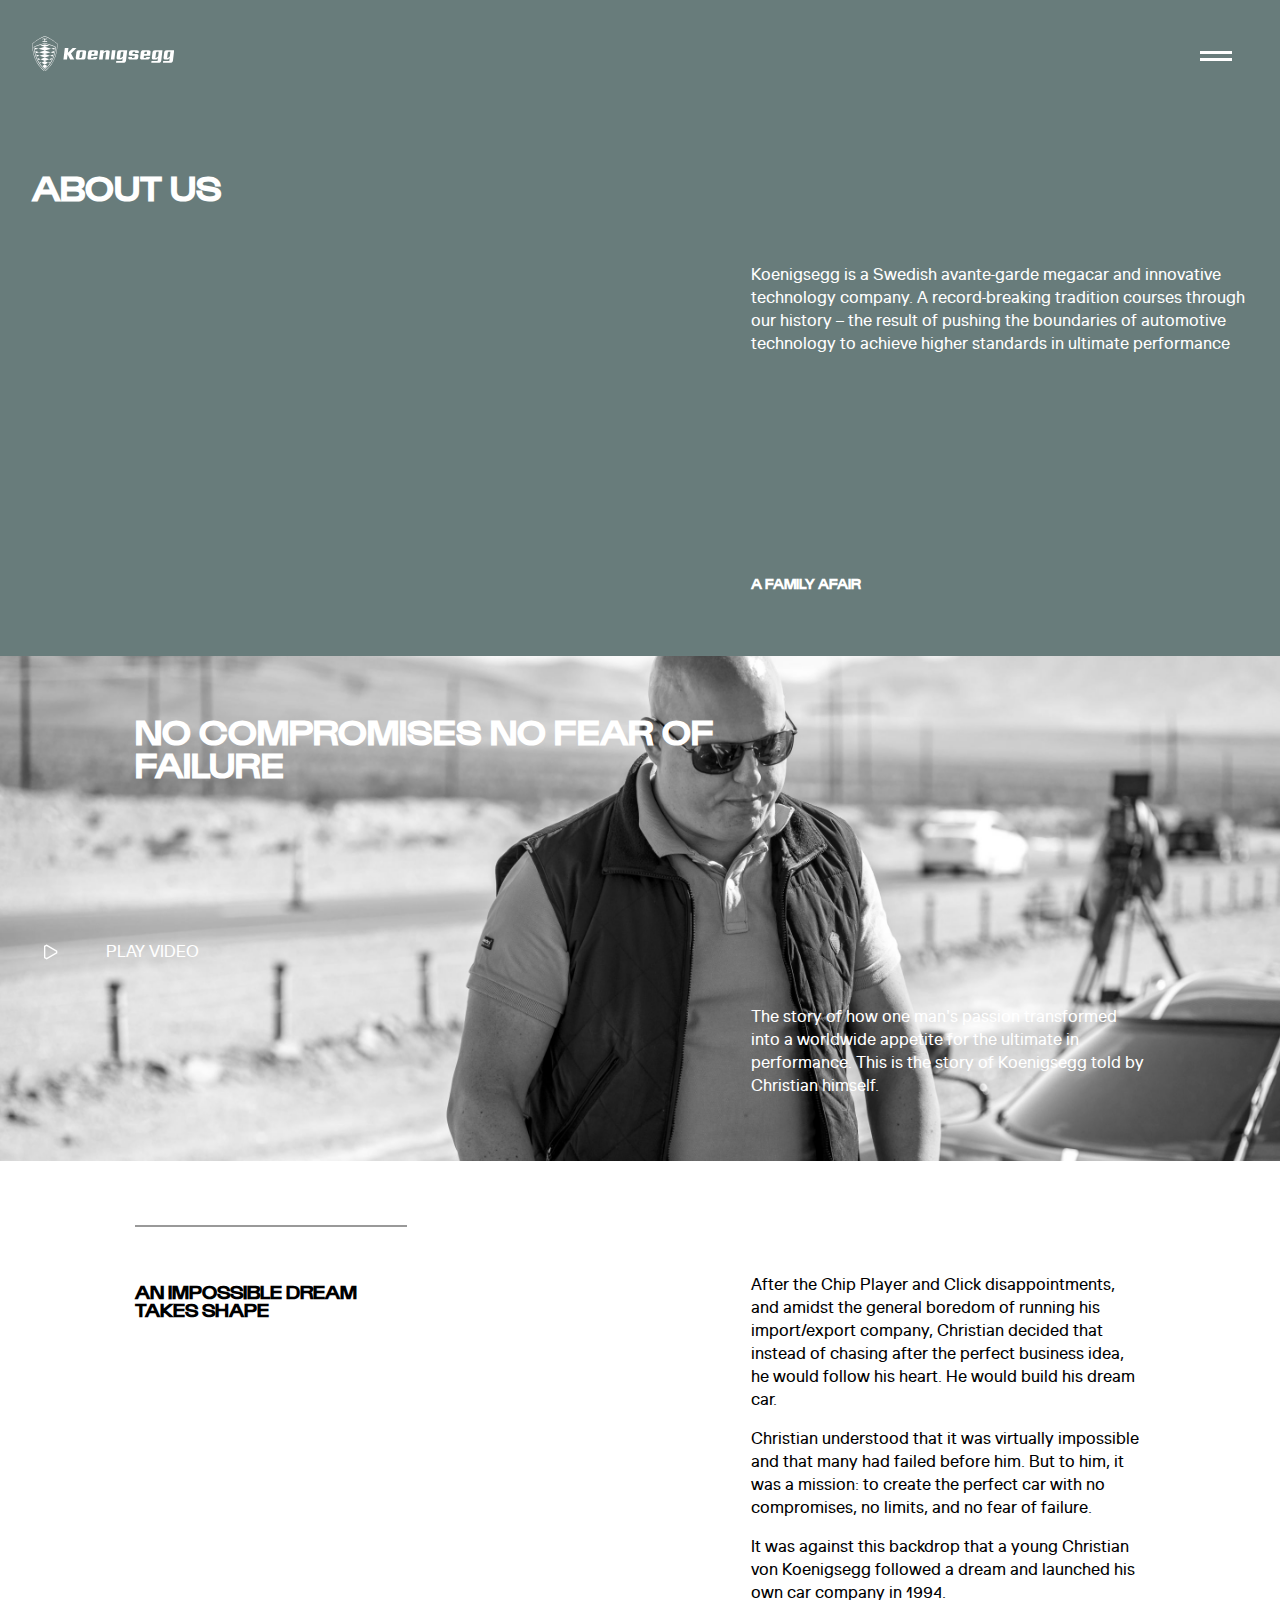
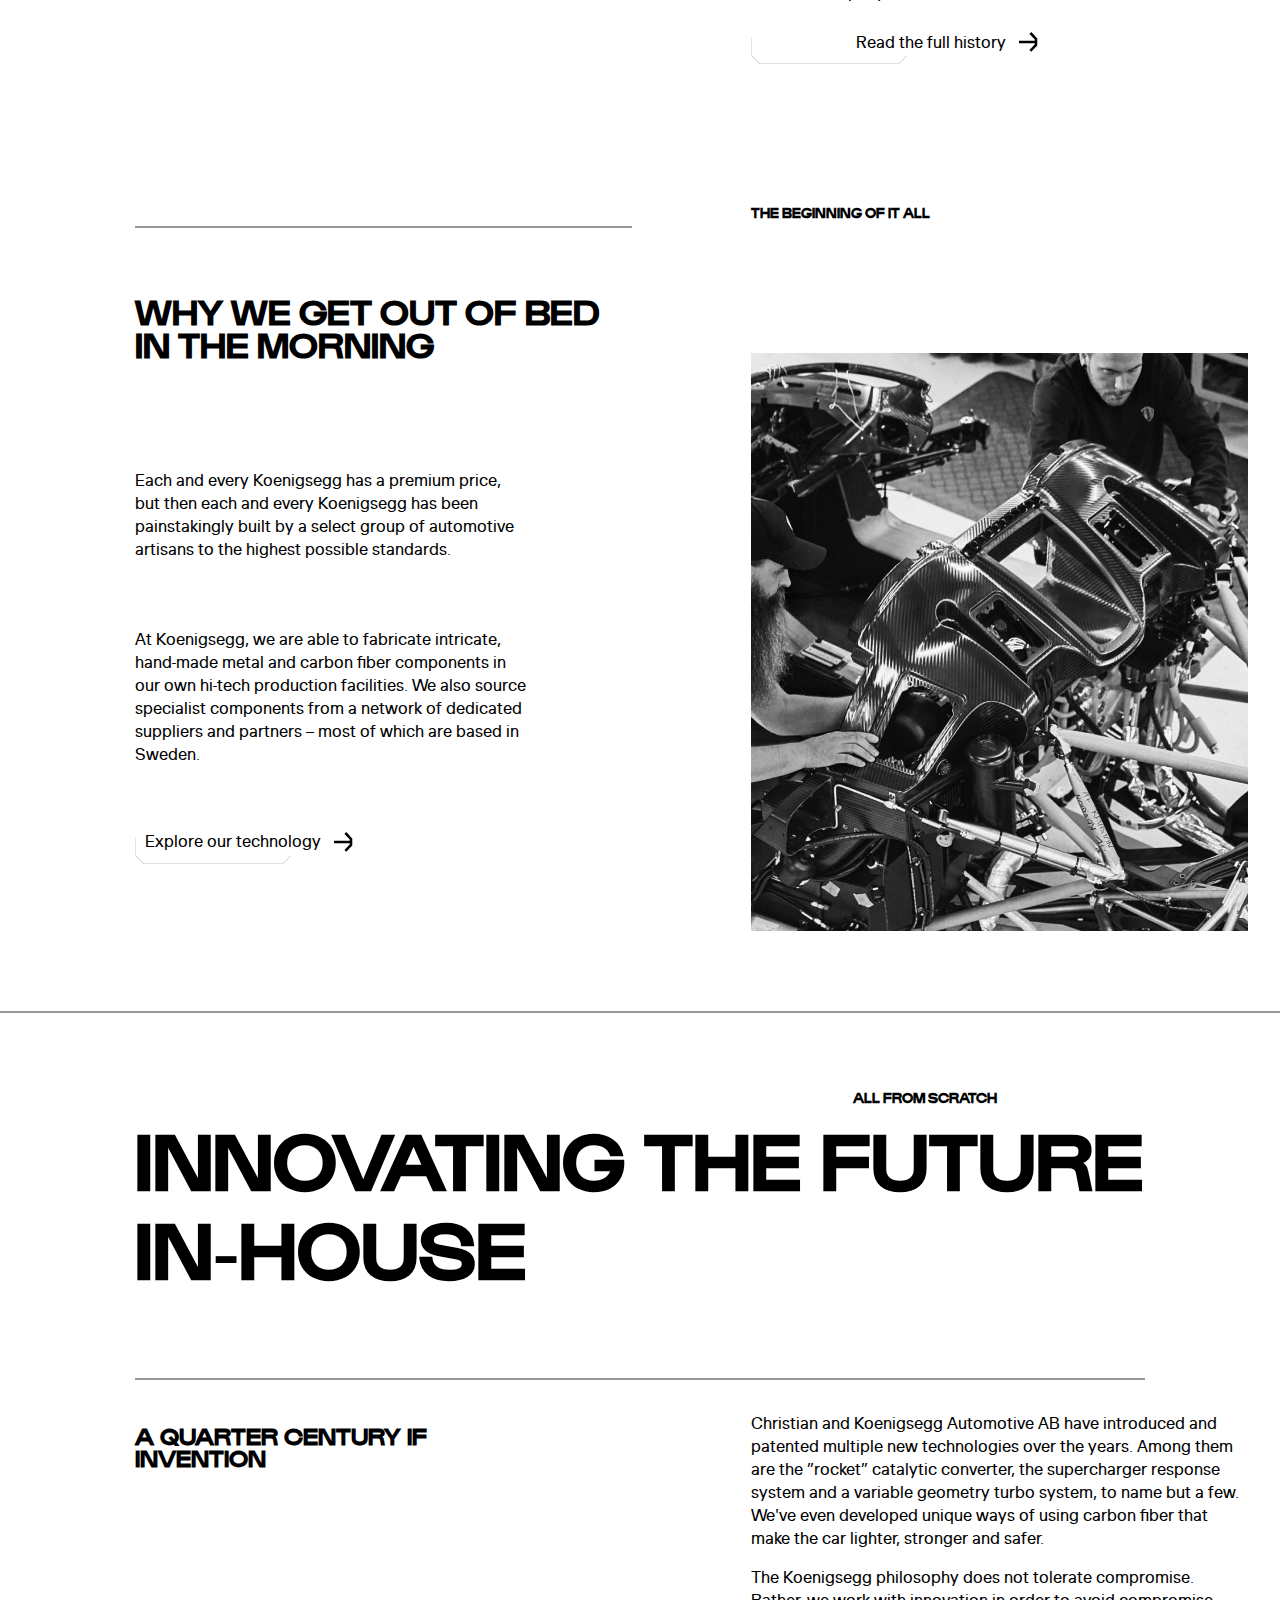
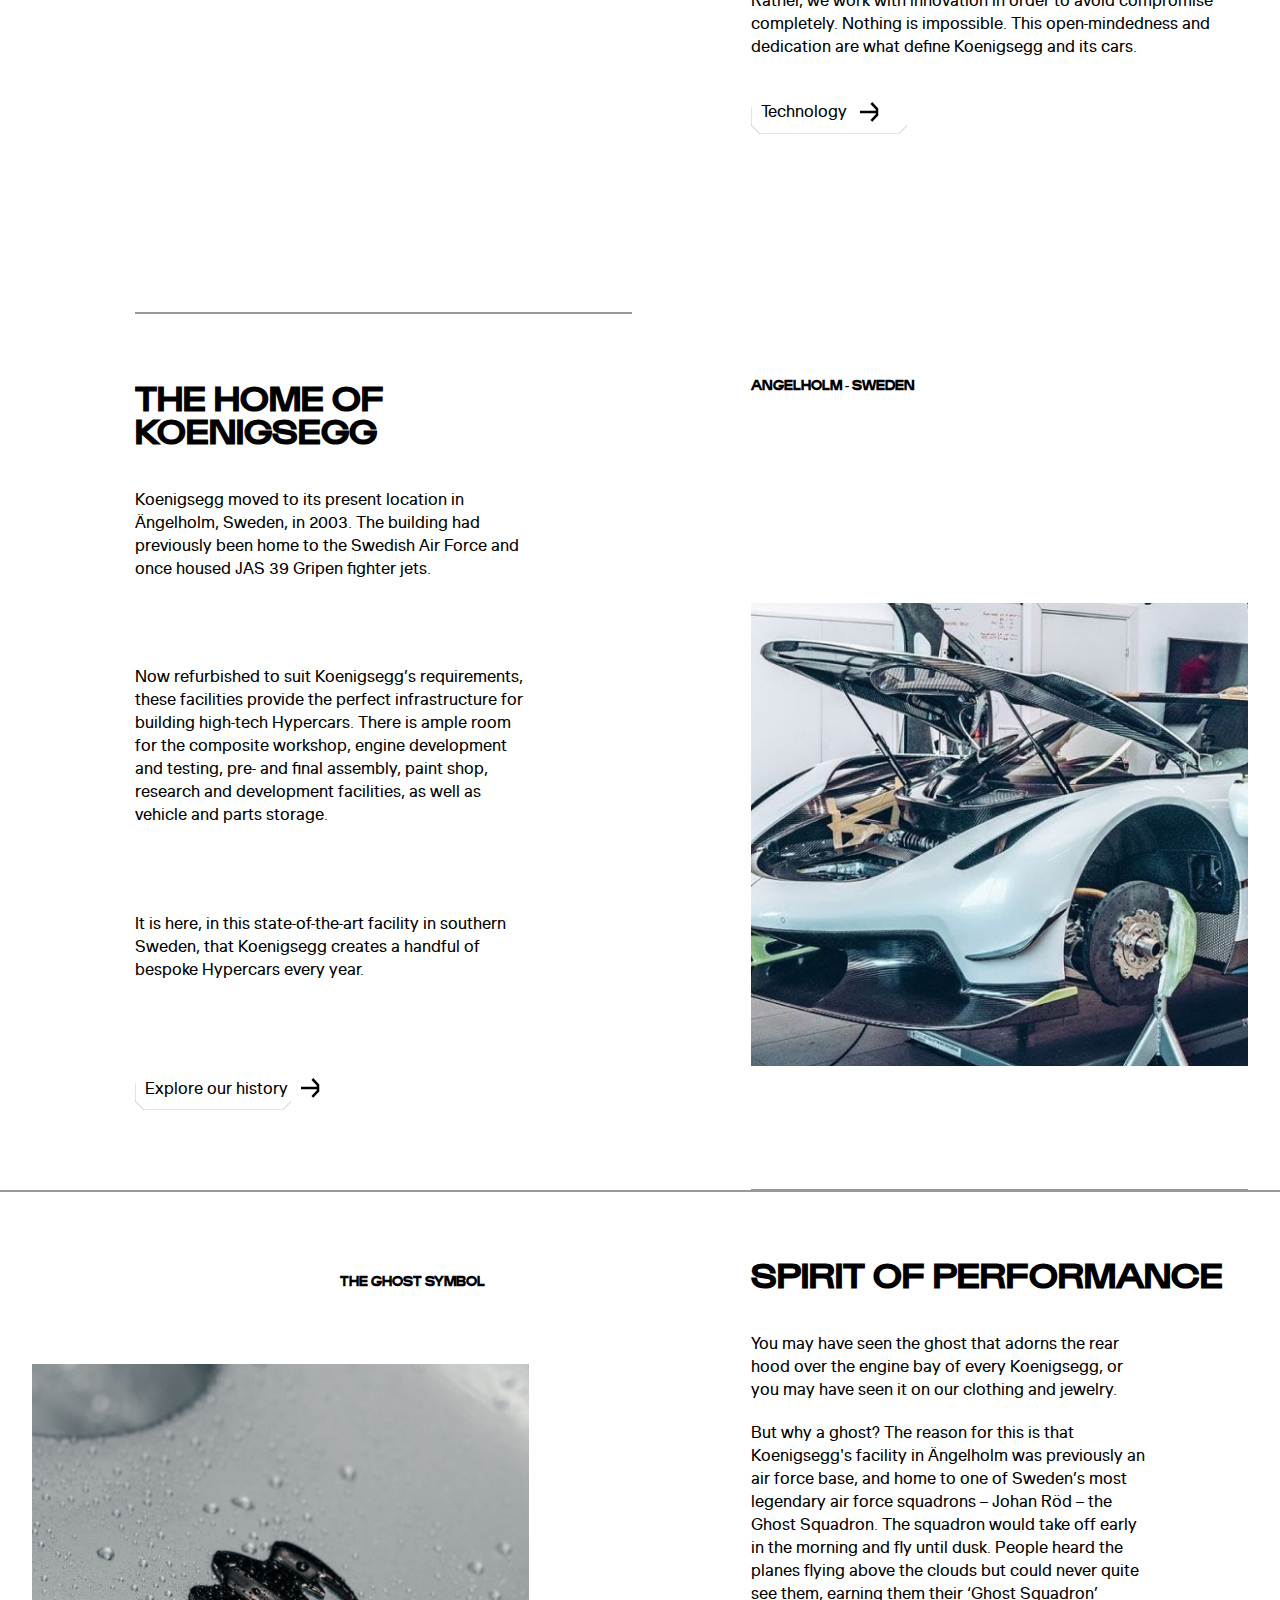
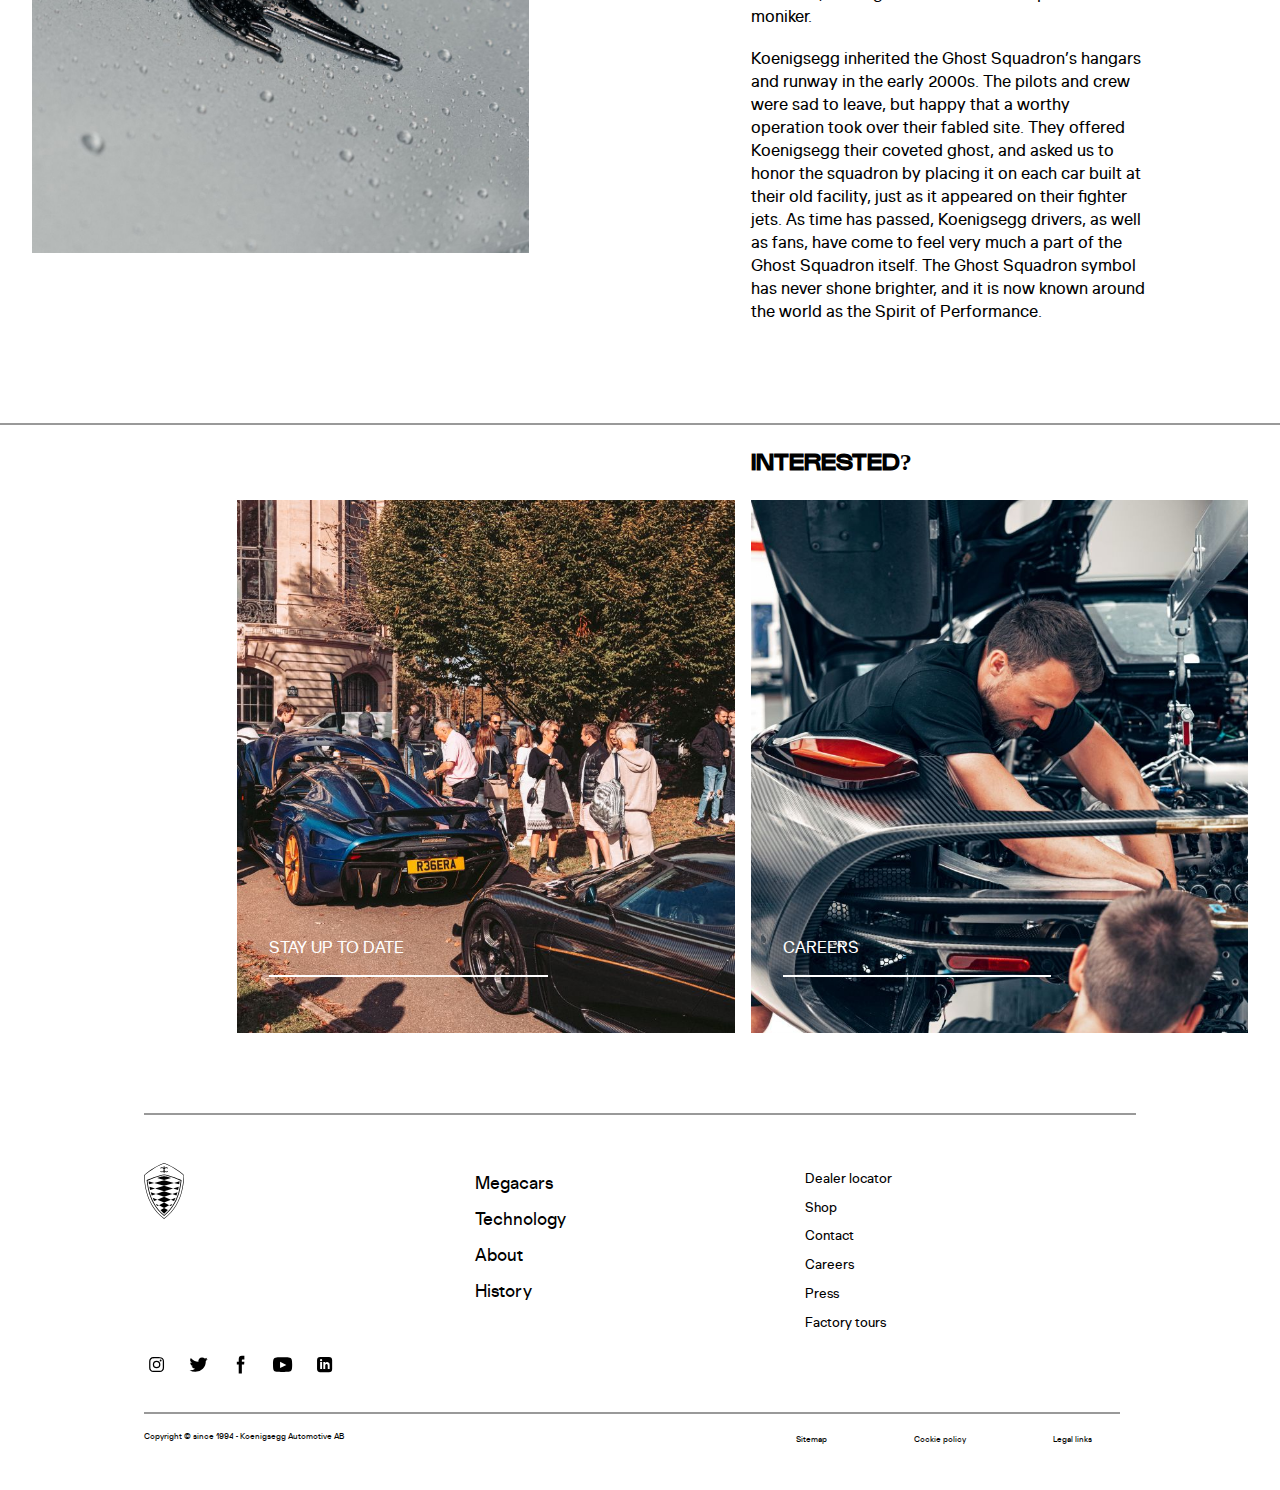
<file: about.html>
<!DOCTYPE html>
<html lang="en">
	
<head>
	<meta charset="UTF-8">
	<meta name="author" content="jouw naam">
	<meta name="viewport" content="width=device-width, initial-scale=1">
	
	<title>about koenigsegg</title>
	
	<link href="styles/about.css" rel="stylesheet">
	<link rel="icon" type="image/svg+xml" href="images/Koenigsegg_Shield_bl_0.svg">
</head>

<body>
    <header>
		<a href="index.html">
			<svg viewBox="0 0 127 32" fill="#fff" xmlns="http://www.w3.org/2000/svg">

				<path d="m31.81 16.588 2.314 4.476h3.65l-2.96-5.516 4.965-4.907h-3.421l-4.33 4.244.513-4.244h-3.234l-1.244 10.423h3.202l.545-4.476zM41.01 21.066h4.356c1.523 0 2.279-.59 2.45-1.913l.561-4.592c.079-.657 0-1.12-.264-1.404-.264-.284-.787-.496-1.604-.496h-4.371c-1.093 0-2.275.186-2.489 1.932l-.562 4.593c-.086.655 0 1.12.266 1.423.266.302.796.457 1.656.457zm1.806-5.948c.024-.288.152-1.145 1.248-1.145h1.161s-.106 1.023-.17 1.44l-.36 2.897c-.058.42-.178 1.229-1.293 1.229h-1.178l.592-4.421zM51.49 21.066h4.433c1.509 0 2.225-.56 2.408-1.895l.06-.467h-3.215c-.188.717-.86.835-1.239.835h-1.154l.227-1.94h5.514l.375-3.058c.077-.631-.013-1.081-.275-1.376-.294-.33-.825-.504-1.668-.504h-4.222c-1.686 0-2.398.569-2.567 1.934l-.583 4.591c-.08.644 0 1.104.276 1.404.275.3.794.476 1.63.476zm1.827-5.948a1.216 1.216 0 0 1 1.246-1.145h1.182l-.262 2.173-2.305.023.139-1.051zM98.497 21.066h4.434c1.508 0 2.224-.56 2.407-1.895l.06-.467h-3.215c-.187.717-.86.835-1.239.835H99.79l.227-1.94h5.513l.374-3.058c.077-.631-.015-1.081-.275-1.376-.296-.33-.826-.504-1.67-.504h-4.225c-1.686 0-2.399.569-2.567 1.934l-.585 4.591c-.079.644.011 1.104.278 1.404.266.3.802.476 1.637.476zm1.827-5.948a1.224 1.224 0 0 1 1.246-1.135h1.183l-.263 2.173-2.305.022.139-1.06zM63.793 15.528s.731-.597 1.214-.948c.381-.235.807-.388 1.25-.45 0 0-.14 1.068-.165 1.318l-.686 5.618h3.223l.782-6.505c.084-.66 0-1.12-.268-1.426-.268-.306-.759-.474-1.52-.474h-.75a3.237 3.237 0 0 0-1.704.496l-1.21.956.175-1.452h-3.223l-1.036 8.402H63.1l.693-5.535zM70.387 21.066h3.22l1.009-8.405h-3.21l-1.02 8.405zM78.415 12.66c-1.425 0-2.127.59-2.275 1.912l-.562 4.517c-.08.642.01 1.1.277 1.399.266.298.764.578 1.499.578h1.207c1.65 0 2.46-1.527 2.46-1.527l-.363 2.782h-5.434l-.165 1.557h6.252c1.192 0 2.436-.216 2.624-1.817l1.124-9.399-6.644-.002zm3.112 2.698-.341 2.818s-.637 1.363-2.087 1.363h-.368l.55-4.421c.069-.59.425-1.143 1.253-1.143h1.141s-.114 1.128-.148 1.383zM109.909 12.66c-1.424 0-2.127.59-2.275 1.912l-.562 4.517c-.079.642.011 1.1.275 1.399.264.298.767.578 1.499.578h1.201c1.651 0 2.461-1.527 2.461-1.527l-.364 2.782h-5.434l-.159 1.555h6.251c1.192 0 2.436-.216 2.623-1.816l1.125-9.4h-6.641zm3.112 2.698-.35 2.818s-.636 1.363-2.088 1.363h-.358l.551-4.421c.07-.59.426-1.143 1.254-1.143h1.141s-.126 1.128-.15 1.383zM120.36 12.66c-1.424 0-2.125.59-2.275 1.912l-.562 4.517c-.081.642.011 1.1.275 1.399.264.298.765.578 1.499.578h1.207c1.653 0 2.462-1.527 2.462-1.527l-.373 2.782h-5.434L117 23.876h6.253c1.192 0 2.436-.216 2.623-1.816l1.125-9.4h-6.641zm3.112 2.698-.35 2.818s-.635 1.363-2.088 1.363h-.358l.551-4.421c.068-.59.424-1.143 1.252-1.143h1.143s-.12 1.128-.15 1.383zM88.093 21.067h4.298c1.544 0 2.335-.653 2.489-1.971l.135-1.12c.078-.598 0-1.027-.248-1.317-.404-.474-1.22-.543-1.937-.56h-3.161l.106-.949a1.258 1.258 0 0 1 1.302-1.167h1.08l-.097 1.145h3.237l.089-.6c.075-.642-.023-1.103-.298-1.405-.276-.303-.772-.463-1.488-.452h-4.651c-1.407 0-2.108.59-2.275 1.914l-.155 1.144c-.087.712 0 1.208.273 1.515.403.459 1.205.47 1.983.481h3.056l-.062.482c-.026.321-.206 1.342-1.42 1.342h-1.093l.1-.834h-3.28l-.045.44c-.084.648 0 1.108.265 1.408.387.43 1.13.504 1.797.504zM6.676 23.178c.255.418.528.836.819 1.25l1.047-.498-1.866-.752zM4.898 19.68c.252.603.534 1.221.853 1.845l1.821-.747-2.674-1.098zM3.816 16.604c.165.577.358 1.184.585 1.815l2.372-.805-2.957-1.01zM3.09 13.47c.114.598.245 1.22.393 1.842l2.8-.859-3.193-.984zM2.598 10.393c.061.478.146 1.064.25 1.712l2.935-.817-3.185-.895zM7.574 20.774l3.855 1.575 3.856-1.575-3.856-1.58-3.855 1.58zM8.555 23.932l2.878 1.578 2.88-1.578-2.88-1.578-2.878 1.578z">
				</path>
			
				<path d="M15.356 24.434c.29-.415.562-.833.819-1.251l-1.874.747 1.055.504zM17.11 21.525a26.16 26.16 0 0 0 .853-1.845l-2.674 1.1 1.821.745zM18.454 18.42c.227-.632.42-1.239.585-1.816l-2.957 1.01 2.372.805zM19.37 15.312c.148-.622.28-1.244.394-1.843l-3.186.984 2.792.859zM17.074 11.289l2.933.821c.107-.647.187-1.234.253-1.712l-3.186.89zM15.377 8.494c-2.475-.857-3.523-1.003-3.946-1.003-.424 0-1.471.146-3.947 1.003l3.947 1.213 3.946-1.213zM11.431 25.52l-2.138 1.164c.667.735 1.38 1.424 2.138 2.066a22.672 22.672 0 0 0 2.138-2.066l-2.138-1.165zM6.29 14.447l5.137 1.577 5.14-1.578-5.14-1.577-5.138 1.578zM6.781 17.612l4.646 1.577 4.646-1.577-4.646-1.578-4.646 1.578zM5.79 11.286l5.637 1.576 5.639-1.576-5.639-1.577-5.638 1.577zM9.506 4.494l-.323.32a1.45 1.45 0 0 0 2.022.026v.836h.463v-.844a1.45 1.45 0 0 0 2.022-.026l-.335-.312a.996.996 0 0 1-1.699-.701.99.99 0 0 1 .614-.916.998.998 0 0 1 1.085.215l.322-.321a1.457 1.457 0 0 0-2.022-.026V1.91h-.454v.835a1.457 1.457 0 0 0-2.021.026l.322.32a.996.996 0 0 1 1.698.702.988.988 0 0 1-.614.916.998.998 0 0 1-1.084-.215h.004z">
				</path>
			
				<path d="M17.313 8.128c-2.884-1.086-4.872-1.64-5.884-1.64-1.011 0-2.998.561-5.883 1.64C3.886 8.754 1.5 9.77 1.5 9.77a51.357 51.357 0 0 0 1.182 6.516c.992 3.78 3.317 9.51 8.747 13.768 5.434-4.257 7.756-9.987 8.747-13.768a51.368 51.368 0 0 0 1.183-6.517s-2.386-1.013-4.046-1.64zm2.436 8.046c-1.006 3.835-3.266 9.227-8.318 13.314-5.06-4.087-7.308-9.48-8.318-13.314a49.98 49.98 0 0 1-1.124-6.128A121.2 121.2 0 0 1 5.71 8.543C9.24 7.212 10.77 6.93 11.437 6.93c.667 0 2.198.28 5.726 1.612a123.3 123.3 0 0 1 3.722 1.503 49.987 49.987 0 0 1-1.138 6.128h.002z">
				</path>
			
				<path d="M17.575 3.014A35.964 35.964 0 0 0 11.432 0a35.963 35.963 0 0 0-6.135 3.014C1.973 5.038 0 6.974 0 6.974a42.413 42.413 0 0 0 1.362 9.658c1.095 4.172 3.866 10.643 10.07 15.124 6.204-4.481 8.976-10.952 10.07-15.124a42.418 42.418 0 0 0 1.37-9.658s-1.973-1.936-5.297-3.96zm3.605 13.534a29.056 29.056 0 0 1-3.083 7.359 25.159 25.159 0 0 1-6.665 7.438 25.132 25.132 0 0 1-6.665-7.438 29.059 29.059 0 0 1-3.082-7.359A43.026 43.026 0 0 1 .326 7.114a33.012 33.012 0 0 1 5.138-3.817A36.23 36.23 0 0 1 11.432.351 36.23 36.23 0 0 1 17.4 3.295a33.01 33.01 0 0 1 5.137 3.819 43.152 43.152 0 0 1-1.357 9.434z">
				</path>
				
			</svg>
		</a>

		<button id="menu-button" aria-expanded="false" aria-controls="main-menu" aria-label="open menu">
			<span class="visually-hidden">Menu</span>
		</button>

		<nav id="main-menu" hidden>
			<ul>
				<li><a href="#">megacars</a></li>
				<li><a href="#">technology</a></li>
				<li><a href="#">about</a></li>
				<li><a href="#">history</a></li>
			</ul>
				
			<ul>
				<li><a href="#">Dealer locater</a></li>
				<li><a href="#">Shop</a></li>
				<li><a href="#">Contact</a></li>
				<li><a href="#">Careers</a></li>
				<li><a href="#">Press</a></li>
				<li><a href="#">Factory tours</a></li>
			</ul>
		</nav>
	</header>

    <main>
        <h1>about us</h1>
        <section>
            <h2>about us</h2>
            <p>Koenigsegg is a Swedish avante-garde megacar and innovative
                technology company. A record-breaking tradition courses through
                our history – the result of pushing the boundaries of automotive
                technology to achieve higher standards in ultimate performance
            </p>
            <h3>a family afair</h3>
        </section>

        <section>
            <h2>no compromises no fear of failure</h2>
            <p>The story of how one man's passion transformed into a worldwide appetite for 
                the ultimate in performance. This is the story of Koenigsegg told by Christian himself.
            </p>

            <div id="video-overlay" hidden>

                <button id="close-video">x</button>

                <iframe width="560" height="315" src="https://www.youtube.com/embed/HVwMuUboljo?si=c8nWIDJ_wk8JQFTg" 
                title="YouTube video player" allow="accelerometer; autoplay; clipboard-write; encrypted-media; gyroscope; picture-in-picture; web-share" 
                referrerpolicy="strict-origin-when-cross-origin" allowfullscreen>
                </iframe>

            </div>

            <button id="play-video">

                <span>play video</span>

                <svg xmlns="http://www.w3.org/2000/svg"  viewBox="0 0 24 24">
                    <path d="M4 20.57 7 22l15-8.57v-2.86L7 2 4 3.43z" fill="none" stroke-width="2"></path>
                </svg>

            </button>
        
        </section>

        <section>
            <h2>An impossible dream takes shape</h2>
            <p>After the Chip Player and Click disappointments, and amidst the
                general boredom of running his import/export company, Christian
                decided that instead of chasing after the perfect business idea, he
                would follow his heart. He would build his dream car.
            </p>
            <p>   
                Christian understood that it was virtually impossible and that many had
                failed before him. But to him, it was a mission: to create the perfect car
                with no compromises, no limits, and no fear of failure.
            </p>   
            <p>
                It was against this backdrop that a young Christian von Koenigsegg
                followed a dream and launched his own car company in 1994.
            </p>
            <button>
                <span>Read the full history</span>
                <svg class="svg-arrow" viewBox="0 0 24 24" fill="none" stroke="none" xmlns="http://www.w3.org/2000/svg">
                    <path d="M19.97 11.947H3M14.362 3 20 8.964v5.965l-5.638 5.964" stroke-width="2.55"></path>
                </svg>
                <svg class="svg-background" data-ref="primary-outline"  viewBox="0 0 213.7265625 60">
                    <path data-ref="primary-outline-path" d="M213.7265625 47.5
                      L201.2265625 60
                      12.5 60
                      L0 47.5
                      L0 12.5
                      L12.5 0
                      L201.2265625 0
                      L213.7265625 12.5 Z" style="stroke-dasharray: 0, 206.404, 276.76, 35; stroke-dashoffset: -801.421; stroke: currentcolor; opacity: 0.3;">
                    </path>
                </svg>
            </button>
        </section>

        <section>
            <h2>why we get out of bed in the morning</h2>
            <h3>the beginning of it all</h3>
            <p>Each and every Koenigsegg has a premium price, but then each and
                every Koenigsegg has been painstakingly built by a select group of
                automotive artisans to the highest possible standards.
            </p>
            
            <p>
                At Koenigsegg, we are able to fabricate intricate, hand-made metal
                and carbon fiber components in our own hi-tech production facilities.
                We also source specialist components from a network of dedicated
                suppliers and partners – most of which are based in Sweden.
            </p>
            <img src="images/medewerkers.jpg" alt="de koenigsegg team een auto aan het bouwen">
            <button>
                <span>Explore our technology</span>
                <svg class="svg-arrow" viewBox="0 0 24 24" fill="none" stroke="none" xmlns="http://www.w3.org/2000/svg">
                    <path d="M19.97 11.947H3M14.362 3 20 8.964v5.965l-5.638 5.964" stroke-width="2.55"></path>
                </svg>
                <svg class="svg-background" data-ref="primary-outline"  viewBox="0 0 213.7265625 60">
                    <path data-ref="primary-outline-path" d="M213.7265625 47.5
                      L201.2265625 60
                      12.5 60
                      L0 47.5
                      L0 12.5
                      L12.5 0
                      L201.2265625 0
                      L213.7265625 12.5 Z" style="stroke-dasharray: 0, 206.404, 276.76, 35; stroke-dashoffset: -801.421; stroke: currentcolor; opacity: 0.3;">
                    </path>
                </svg>
            </button>
        </section>

        <section>
            <h2>innovating the future in-house</h2>
            <h3>all from scratch</h3>
            <h4>a quarter century if invention</h4>
            <p>Christian and Koenigsegg Automotive AB have introduced and
                patented multiple new technologies over the years. Among them are
                the ”rocket” catalytic converter, the supercharger response system and
                a variable geometry turbo system, to name but a few. We've even
                developed unique ways of using carbon fiber that make the car lighter,
                stronger and safer.
            </p>
            
            <p>
                The Koenigsegg philosophy does not tolerate compromise. Rather, we
                work with innovation in order to avoid compromise completely. Nothing
                is impossible. This open-mindedness and dedication are what define
                Koenigsegg and its cars.
            </p>
            <button>
                <span>Technology</span>
                <svg class="svg-arrow" viewBox="0 0 24 24" fill="none" stroke="none" xmlns="http://www.w3.org/2000/svg">
                    <path d="M19.97 11.947H3M14.362 3 20 8.964v5.965l-5.638 5.964" stroke-width="2.55"></path>
                </svg>
                <svg class="svg-background" data-ref="primary-outline"  viewBox="0 0 213.7265625 60">
                    <path data-ref="primary-outline-path" d="M213.7265625 47.5
                      L201.2265625 60
                      12.5 60
                      L0 47.5
                      L0 12.5
                      L12.5 0
                      L201.2265625 0
                      L213.7265625 12.5 Z" style="stroke-dasharray: 0, 206.404, 276.76, 35; stroke-dashoffset: -801.421; stroke: currentcolor; opacity: 0.3;">
                    </path>
                </svg>
            </button>
        </section>

        <section>
            <h2>the home of koenigsegg</h2>
            <h3>angelholm - sweden</h3>
            <p>Koenigsegg moved to its present location in Ängelholm, Sweden, in
                2003. The building had previously been home to the Swedish Air Force
                and once housed JAS 39 Gripen fighter jets.
            </p>
            
            <p>
                Now refurbished to suit Koenigsegg’s requirements, these facilities
                provide the perfect infrastructure for building high-tech Hypercars.
                There is ample room for the composite workshop, engine development
                and testing, pre- and final assembly, paint shop, research and
                development facilities, as well as vehicle and parts storage.
            </p>
            
            <p>
                It is here, in this state-of-the-art facility in southern Sweden, that
                Koenigsegg creates a handful of bespoke Hypercars every year.
            </p>

            <img src="images/openHood.jpg" alt="een koenigsegg auto met de motorkap open">

            <button>
                <span>Explore our history</span>
                <svg class="svg-arrow" viewBox="0 0 24 24" fill="none" stroke="none" xmlns="http://www.w3.org/2000/svg">
                    <path d="M19.97 11.947H3M14.362 3 20 8.964v5.965l-5.638 5.964" stroke-width="2.55"></path>
                </svg>
                <svg class="svg-background" data-ref="primary-outline"  viewBox="0 0 213.7265625 60">
                    <path data-ref="primary-outline-path" d="M213.7265625 47.5
                      L201.2265625 60
                      12.5 60
                      L0 47.5
                      L0 12.5
                      L12.5 0
                      L201.2265625 0
                      L213.7265625 12.5 Z" style="stroke-dasharray: 0, 206.404, 276.76, 35; stroke-dashoffset: -801.421; stroke: currentcolor; opacity: 0.3;">
                    </path>
                </svg>
            </button>
    
        </section>

        <section>
            <h2>spirit of performance</h2>
            <h3>the ghost symbol</h3>
            <p>You may have seen the ghost that adorns the rear hood over the
                engine bay of every Koenigsegg, or you may have seen it on our
                clothing and jewelry.
            </p>
            <p>
                But why a ghost?
                
                The reason for this is that Koenigsegg's facility in
                Ängelholm was previously an air force base, and home to one of
                Sweden’s most legendary air force squadrons – Johan Röd – the
                Ghost Squadron. The squadron would take off early in the morning
                and fly until dusk. People heard the planes flying above the clouds but
                could never quite see them, earning them their ‘Ghost Squadron’
                moniker.
            </p> 

            <p>  
                Koenigsegg inherited the Ghost Squadron’s hangars and runway in the
                early 2000s. The pilots and crew were sad to leave, but happy that a
                worthy operation took over their fabled site. They offered Koenigsegg
                their coveted ghost, and asked us to honor the squadron by placing it
                on each car built at their old facility, just as it appeared on their fighter
                jets. As time has passed, Koenigsegg drivers, as well as fans, have
                come to feel very much a part of the Ghost Squadron itself. The Ghost
                Squadron symbol has never shone brighter, and it is now known
                around the world as the Spirit of Performance.
            </p>
            <img src="images/ghost-symbol.jpg" alt="een foto van de geest symbol op een koenigsegg auto">
        </section>

        <section>
            <h2>interested?</h2>
            <a href="#" >
                <img src="images/careers.jpg" alt="de team van koenigsegg werken aan een auto"/>
                <span>careers</span>
            </a>
            <a href="#" >
                <img src="images/fans.jpg" alt="mensen om koenigsegg autos heen op een beurs"/>
                <span>stay up to date</span>
            </a>
        </section>

    </main>

    <footer>
        <a href="index.html">
			<svg id="Layer_1" data-name="Layer 1" xmlns="http://www.w3.org/2000/svg" viewBox="0 0 329.89 459.48">
				<g>
				  <path class="cls-1" d="m96.43,335.45c3.69,6.05,7.62,12.1,11.82,18.11l15.09-7.21-26.91-10.9Z"/>
				  <path class="cls-1" d="m70.7,284.7c3.63,8.74,7.72,17.67,12.31,26.7l26.26-10.78-38.57-15.92Z"/>
				  <path class="cls-1" d="m55.24,240.27c2.37,8.35,5.16,17.14,8.43,26.25l34.19-11.65-42.62-14.6Z"/>
				  <path class="cls-1" d="m44.73,194.89c1.64,8.67,3.52,17.68,5.65,26.67l40.38-12.43-46.03-14.24Z"/>
				  <path class="cls-1" d="m37.64,150.45c.91,6.9,2.11,15.38,3.63,24.77l42.28-11.83-45.92-12.94Z"/>
				  <polygon class="cls-1" points="109.36 300.62 164.94 323.44 220.52 300.62 164.94 277.78 109.36 300.62"/>
				  <polygon class="cls-1" points="123.42 346.35 164.94 369.18 206.46 346.35 164.94 323.53 123.42 346.35"/>
				  <path class="cls-1" d="m221.64,353.56c4.2-6.02,8.13-12.06,11.82-18.11l-26.91,10.9,15.09,7.21Z"/>
				  <path class="cls-1" d="m246.88,311.4c4.6-9.02,8.68-17.96,12.31-26.7l-38.57,15.92,26.26,10.78Z"/>
				  <path class="cls-1" d="m266.22,266.53c3.27-9.11,6.06-17.91,8.43-26.25l-42.62,14.6,34.19,11.65Z"/>
				  <path class="cls-1" d="m279.5,221.56c2.13-9,4.01-18.01,5.65-26.67l-46.03,14.24,40.38,12.43Z"/>
				  <path class="cls-1" d="m246.33,163.39l42.28,11.83c1.52-9.38,2.73-17.87,3.63-24.77l-45.92,12.94Z"/>
				  <path class="cls-1" d="m221.84,122.92c-35.68-12.4-50.78-14.5-56.89-14.5-6.11,0-21.22,2.1-56.9,14.5l56.89,17.56,56.89-17.56Z"/>
				  <path class="cls-1" d="m164.94,369.27h0s-30.81,16.85-30.81,16.85c9.31,10.31,19.54,20.34,30.81,29.89,11.28-9.55,21.5-19.58,30.81-29.89l-30.81-16.85h0Z"/>
				  <polygon class="cls-1" points="90.86 209.13 164.94 231.95 239.03 209.13 164.94 186.3 90.86 209.13"/>
				  <polygon class="cls-1" points="97.95 254.88 164.94 277.69 231.94 254.88 164.94 232.04 97.95 254.88"/>
				  <polygon class="cls-1" points="83.65 163.39 164.94 186.21 246.24 163.39 164.94 140.57 83.65 163.39"/>
				</g>
				<g>
				  <path class="cls-1" d="m137.16,65.03l-4.62,4.62c4.07,4.07,9.43,6.11,14.78,6.11s10.34-1.92,14.36-5.73v12.09h6.54v-12.09c4.02,3.81,9.18,5.73,14.36,5.73s10.7-2.04,14.78-6.11l-4.62-4.62c-5.6,5.6-14.71,5.6-20.31,0-5.6-5.6-5.6-14.71,0-20.31,5.6-5.6,14.71-5.6,20.31,0l4.62-4.62c-8.01-8.01-20.96-8.13-29.14-.38v-12.09h-6.54v12.09c-8.18-7.75-21.12-7.64-29.14.38l4.62,4.62c5.6-5.6,14.71-5.6,20.31,0,5.6,5.6,5.6,14.71,0,20.31-5.6,5.6-14.71,5.6-20.31,0Z"/>
				  <path class="cls-1" d="m249.78,117.57c-41.58-15.74-70.14-23.73-84.84-23.73s-43.26,7.99-84.84,23.73c-23.92,9.05-58.31,23.73-58.31,23.73,2.07,17.8,7.51,57.83,17.03,94.29,14.3,54.72,47.83,137.64,126.12,199.23,78.29-61.59,111.82-144.51,126.12-199.23,9.52-36.46,14.96-76.49,17.03-94.29,0,0-34.39-14.68-58.31-23.73Zm35.08,116.4c-14.5,55.5-47.09,133.52-119.92,192.65-72.83-59.13-105.42-137.15-119.92-192.65-8.9-34.09-14.07-70.61-16.29-88.65,10.04-4.24,35.14-14.76,53.64-21.76,50.88-19.26,73-23.32,82.57-23.32s31.69,4.06,82.57,23.32c18.5,7,43.6,17.52,53.64,21.76-2.22,18.05-7.39,54.57-16.29,88.65Z"/>
				  <path class="cls-1" d="m253.49,43.61C205.54,14.31,165.64.23,164.94,0c-.69.23-40.6,14.31-88.55,43.61C28.45,72.9,0,100.89,0,100.89,0,100.89-.02,164.84,19.77,240.65c15.77,60.36,55.73,153.94,145.17,218.84,89.44-64.89,129.41-158.48,145.17-218.84,19.79-75.81,19.77-139.75,19.77-139.75,0,0-28.45-28-76.4-57.29Zm51.98,195.83c-6.71,25.69-19.87,65.01-44.44,106.48-25.53,43.09-57.85,79.27-96.08,107.61-38.24-28.34-70.55-64.53-96.08-107.61-24.57-41.47-37.73-80.79-44.44-106.48C6.97,172.59,5.04,114.38,4.83,102.93c6.37-5.97,33.19-30.25,74.07-55.22C121.46,21.71,157.24,7.94,164.94,5.11c7.7,2.83,43.48,16.6,86.04,42.6,40.88,24.97,67.7,49.25,74.07,55.22-.21,11.45-2.14,69.67-19.59,136.5Z"/>
				</g>
			</svg>
		</a>

		<ul>
			<li><a href="#">Megacars</a></li>
			<li><a href="#">Technology</a></li>
			<li><a href="about.html">About</a></li>
			<li><a href="#">History</a></li>
		</ul>

		<ul>
			<li><a href="#">Dealer locator</a></li>
			<li><a href="#">Shop</a></li>
			<li><a href="#">Contact</a></li>
			<li><a href="#">Careers</a></li>
			<li><a href="#">Press</a></li>
			<li><a href="#">Factory tours</a></li>
		</ul>

		<ul>
			<li>
				<a href="#">
					<svg xmlns="http://www.w3.org/2000/svg" viewBox="0 0 20 20">
						<path d="M10 4H7.55a3.29 3.29 0 0 0-3.46 3.54v4.92a3.28 3.28 0 0 0 3.46 3.46h4.9a3.29 3.29 0 0 0 3.46-3.46V7.54a3.28 3.28 0 0 0-3.46-3.46C11.82 4.05 11.62 4 10 4zm0 1h2.44a2.27 2.27 0 0 1 2.48 2.48V12.37a2.28 2.28 0 0 1-2.48 2.49H7.56a2.28 2.28 0 0 1-2.48-2.49V7.48a2.27 2.27 0 0 1 2.48-2.41C8.2 5 8.39 5 10 5zm-3 5a3 3 0 1 1 3 3 3 3 0 0 1-3-3zm3 2a2 2 0 1 1 2-2 2 2 0 0 1-2 2zm2.48-5.22a.74.74 0 0 1 .74-.78.75.75 0 0 1 .75.74.76.76 0 0 1-.75.75.75.75 0 0 1-.74-.72z" fill-rule="evenodd">
						</path>
					</svg>
				</a>
			</li>
			<li>
				<a href="#">
					<svg xmlns="http://www.w3.org/2000/svg" viewBox="0 0 20 20">
						<path d="M17.19 5.64a6 6 0 0 1-1.7.46 2.9 2.9 0 0 0 1.3-1.6 6 6 0 0 1-1.87.7 3 3 0 0 0-2.16-.91 2.9 2.9 0 0 0-2.87 3.54 8.46 8.46 0 0 1-6.08-3 2.85 2.85 0 0 0 .92 3.85 3.14 3.14 0 0 1-1.34-.36 2.91 2.91 0 0 0 2.37 2.86 3.16 3.16 0 0 1-1.34.05 3 3 0 0 0 2.76 2 6 6 0 0 1-4.37 1.19 8.5 8.5 0 0 0 4.52 1.3 8.22 8.22 0 0 0 8.38-8.57 6 6 0 0 0 1.48-1.51z">
						</path>
					</svg>
				</a>
			</li>
			<li>
				<a href="#">
					<svg xmlns="http://www.w3.org/2000/svg" viewBox="0 0 20 20">
						<path d="M8.51 7.68H7V10h1.51v7H11v-7h1.8l.2-2.32h-2v-1c0-.55.1-.77.55-.77H13V3.05h-1.91c-1.79 0-2.58.95-2.58 2.67z">
						</path>
					</svg>
				</a>
			</li>
			<li>
				<a href="#">
					<svg xmlns="http://www.w3.org/2000/svg" viewBox="0 0 20 20">
						<path d="M5.17 4.28c2.28-.16 7.37-.16 9.66 0C17.3 4.45 17.59 6 17.61 10s-.31 5.55-2.78 5.72c-2.29.16-7.37.16-9.66 0C2.7 15.55 2.41 14 2.39 10s.31-5.55 2.78-5.72zM8 7.72v5.07l5-2.54z" fill-rule="evenodd">
						</path>
					</svg>
				</a>
			</li>
			<li>
				<a href="#" >
					<svg xmlns="http://www.w3.org/2000/svg" viewBox="0 0 20 20">
						<path d="M6.48 4h7A2.52 2.52 0 0 1 16 6.47v7.06a2.52 2.52 0 0 1-2.52 2.52h-7A2.52 2.52 0 0 1 4 13.53V6.47A2.52 2.52 0 0 1 6.48 4zm0 9.58H8V8H6.48zm.75-6.18a.89.89 0 1 1 .88-.89.89.89 0 0 1-.88.84zm5.28 6.18H14v-3.46a1.91 1.91 0 0 0-3.5-1.25V8H9v5.55h1.5V10.7c0-1.57 2-1.69 2 0z" fill-rule="evenodd">
						</path>
					</svg>
				</a>
			</li>
		</ul>

		<p>Copyright © since 1994 - Koenigsegg Automotive AB</p>

		<ul>
			<li><a href="#">Sitemap</a></li>
			<li><a href="#">Cockie policy</a></li>
			<li><a href="#">Legal links</a></li>
		</ul>
    </footer>
    <script defer src="scripts/about.js"></script>
</body>

</html>
</file>
<file: styles/style.css>
/**************/
/* CSS REMEDY */
/**************/
*, *::after, *::before {
  box-sizing: border-box;  
  margin: 0;
  padding: 0;
  scroll-behavior: smooth;
}
@font-face{
	font-family: 'koenigseggHeadings';
	src: url('../assets/fonts/koenigseggheadings-webfont.woff2') format('woff2');
}

@font-face{
	font-family: 'baselGrotesk';
	src: url('../assets/fonts/BaseGrotesk-Regular.woff2') format('woff2');
}

@font-face{
	font-family: 'gustavo';
	src: url('../assets/fonts/gustavo_trial-medium-bf65f254e1e1a08-webfont.woff2') format('woff2');
}




/*********************/
/* CUSTOM PROPERTIES */
/*********************/
:root {
	/* startje */
	--color-text:#000000;
	--color-background:#FFFFFF;
	--color-secundairy:#687c7b;
	--color-gray: #999999; 
	--color-arrow:#eee;
	--color-border: #e7b200;
	--header-height: 7em;
	--hamburger-height: 4em;
	--bun-height: .15em;
}





/****************/
/* Algemene STYLING */
/****************/


/* visually hidden van: https://www.a11yproject.com/posts/how-to-hide-content/ */
h1, section:nth-of-type(2) > h2 {
	clip: rect(0 0 0 0);
	clip-path: inset(50%);
	height: 1px;
	overflow: hidden;
	position: absolute;
	white-space: nowrap;
	width: 1px;
}


h2, h3, h4, h5, h6 {
	font-family: "gustavo";
}

p, a, button {
	font-family: "baselGrotesk";
	font-size: .9em;
}

h2{
	font-size: 2.25em;
}

h3{
	font-size: 0.875em;
}


/* ************** */
/* header styling */
/* ************** */

header{
	position: fixed;
	top: 0;
	height: var(--header-height);
	width: 100%;
    z-index: 10;
	display: flex;
	flex-direction: row;
	justify-content: space-between;
	align-items: center;
	background-color: var(--color-secundairy);
	padding: 0 2em 0 2em;
}

header button span{
	clip: rect(0 0 0 0);
	clip-path: inset(50%);
	height: 1px;
	overflow: hidden;
	position: absolute;
	white-space: nowrap;
	width: 1px;
}

#menu-button{
	position: fixed;
	right: 2em;
	width: 4em;
	height: var(--hamburger-height);
	z-index: 1100;
	padding: 0;

	display: flex;
	flex-direction: column;
	justify-content: center;
	align-items: center;
	order: 2;

	border: none;
	cursor: pointer;
}

#menu-button::before,
#menu-button::after{
	content: '';
	position: relative;
	width: 2em;
	height: var(--bun-height);
	background-color: var(--color-background);
	transition: transform 300ms ease, opacity 300ms ease;
}

#menu-button::before{
	top: -.15em;
	transform: translateY(0);
}

#menu-button::after{
	top: .15em;
	transform: translateY(0);
}


#menu-button[aria-expanded="true"]::before {
    transform: rotate(45deg) translateY(.15em);
    top: 0;
}

#menu-button[aria-expanded="true"]::after {
    transform: rotate(-45deg) translateY(-.15em);
    top: 0;
}

#menu-button[aria-expanded="true"] + nav{
	transform: translateX(0);
	overflow: scroll;
}

header nav{
	position: fixed;
	top: 0;
	left: 0;
	width: 100%;
	height: 100%;
	padding: 8em 2em 3em 2em;

	display: grid;
	grid-template-columns: repeat(6, 1fr);
	grid-template-rows: auto;
	gap: 1em;
	align-items: start;

	background: var(--color-secundairy);
	transform: translatex(-100%);
	transition: transform 300ms ease-in-out;
    z-index: 1000;
}

nav[hidden]{
	display: none;
}

header nav ul{
    list-style: none;
	padding: 0;
	margin: 0;
}

header nav ul:nth-of-type(1){
	grid-area: 1 / 1 / 2 / 7;
	text-transform: uppercase;
	font-size: 3em;
	line-height: .8em;
}

header nav ul:nth-of-type(2){
	column-count: 2;
	grid-area: 2 / 1 / 3 / 7;
	font-size: 1em;
	line-height: 2.5em;
}

header nav ul li a{
	color: var(--color-background);
	text-decoration: none;
}

header > a svg{
	height: 2.8em;
	order: -1;
}


/* ************** */
/* Footer styling */
/* ************** */

footer{
	display: grid;
	grid-template-columns: repeat(6, 1fr);
	grid-template-rows: auto;
	gap: 1em;
	padding: 3em 0em 2.5em 0em;
	margin: 0 2em 0 2em;
	color: var(--color-text);
	background-color: var(--color-background);
	font-size: 1em;
	border-top: 2px solid var(--color-gray);
}

footer a{
	font-size: .7em;
}

footer > a svg{
	height: 5em;
	grid-area: 1 / 1 / 2/ 2;
}

footer ul{
	list-style: none;
	line-height: 1.5;
	font-size: 1.5em;
}

footer ul li a{
	/* font-size: .7em; */
	text-decoration: none;
	color: var(--color-text);
}

footer ul a svg{
	height: 1.5em;
	fill: var(--color-text);
	padding-right: 1em;
}

footer ul:nth-of-type(1){
	grid-area: 1 / 3 / 1 / 5;
}

footer ul:nth-of-type(2){
	grid-area:  1 / 5 / 1 / 7;
	font-size: 1.2em;
}

footer ul:nth-of-type(3){
	display: inline-flex;
	grid-area: 2 / 1 / 2 / 7;
	padding-bottom: 1em;
	border-bottom: 2px solid var(--color-gray);
}


footer p{
	font-size: .5em;
	grid-area: 3 / 1 / 3 / 7;
	padding-bottom: 1em;
	justify-content: center;
}

footer ul:nth-of-type(4){
	font-size: .7em;
	display: flex;
	justify-content: space-between;
	margin-right: 6em;
	grid-area: 4 / 1 / 4 / 7;
}


/* **************** */
/* buttons styling */
/* **************** */
button{
	display: inline-flex;
	justify-content: space-between;
	align-items: center;
	background: none;
	border: none;
	cursor: pointer;
	outline: none;
	position: relative;
	padding: 10px ;
}

button span{
	position: relative;
	z-index: 2;
	color: var(--color-background);
} 


button .svg-arrow{
	position: relative;
	z-index: 2;
	height: 1.5em;
	padding-left: 10px;
	stroke: var(--color-background);
    animation: none;
}

button:hover .svg-arrow{
	animation: bounce-back 300ms ease-out;
}


button .svg-background{
	position: absolute;
	top: 0;
	left: 0;
	width: 100%;
	height: 100%;
	z-index: 1;
	fill:none;
}

/* **************** */
/* sections styling */
/* **************** */

main section{
	display: flex;
	justify-content: center;
	flex-direction: column;
	position: relative;
	height: 100vh;
	width: 100%;
	overflow: hidden;
}


/* the first section */
/*///////////////////*/
main > section:nth-of-type(1){
	box-shadow: inset 0px -400px 200px -200px var(--color-text);
}

main > section:nth-of-type(1) h2{
	position:absolute;
	top: 2.5em;
	left: .5em;
	color: var(--color-background);
	font-size: 5em;
	text-transform: uppercase;
}

main > section:nth-of-type(1) a{
	display: flex;
	align-items: center;
	justify-content: space-between;
	position: absolute;
	right: 10%;
	bottom: 22%;
	color: var(--color-background);
	text-decoration: none;
}

section:nth-of-type(1) a::after {
    content: ''; 
    position: absolute;
    left: 0;
    bottom: -6px; 
    width: 0; 
    height: 2px; 
    background: var(--color-border); 
    transition: width 300ms ease-out; 
}


section:nth-of-type(1) a:hover::after {
    width: 100%; 
}

main > section:nth-of-type(1) svg{
	height: 1em;
	padding-left: 10px;
	stroke: var(--color-arrow);
}

main > section:nth-of-type(1) a:hover svg {
    animation: bounce-back 300ms ease-out;
}

main > section:nth-of-type(1) img{
	position: absolute;
	top: 0;
	left: 0;
	height: 100%;
	width: 100%;
	z-index: -1;
	object-fit: cover;
}


/* the second section */
/*///////////////////*/
section:nth-of-type(2){
	box-shadow: inset 0px -400px 200px -200px var(--color-text), 
	inset 0px 100px 70px -5px var(--color-text);
}

section:nth-of-type(2) section{
	margin-top: -4.5em;
}
section:nth-of-type(2) div {
	position: absolute;
	top: 0;
	margin: 7em 2em 0 2em;
}
Section:nth-of-type(2) button{
	margin-left: 100px;
}

section:nth-of-type(2) h2{
	color: var(--color-background);
	font-weight: 400;
	text-transform: uppercase;
}

section:nth-of-type(2) img{
	position: absolute;
	top: 0;
	left: 0;
	height: 100%;
	width: 100%;
	z-index: -1;
	object-fit: cover;
}

section:nth-of-type(2) nav{
	position: relative;
	width: 100%;
	margin-top: 2em;
    padding: 0 2em 0 2em;
	cursor: pointer;
	z-index: 2;
}

section:nth-of-type(2) ul{
	display: flex;
	align-items: flex-start;
	margin: 0;
    padding: 0 0 1em 0;
	border-bottom: 1px solid var(--color-gray);
	list-style: none;
	gap: 2em;
}

section:nth-of-type(2) ul li{
	position: relative;
	margin: 0;
	padding:0;
}

section:nth-of-type(2) nav ul li a{
	text-decoration: none;
	color: var(--color-gray);
}

section:nth-of-type(2) nav ul li a:hover{
	color: var(--color-background);
}

section:nth-of-type(2) nav ul li a.active{
	color: var(--color-background);
	border-bottom: 1px solid var(--color-background);
	padding-bottom: 1.175em;
}

[data-tab-content] {
	display: none;
} 

[data-tab-content].active {
	display: block;
}

/******
poging met :has en ::after om de border bottom van de nav tabs te animeren
******/
/* main section:nth-of-type(2) nav ul li:has(a.active)::after{
	content: "";
	position: absolute;
	bottom: -2px;
	left: 0;
	top: 0;
	height: 10px;
	background-color: var(--color-background);
	z-index: 10;
} */

section:nth-of-type(2) article::before{
	content: '';
	position: absolute;
	top: 0;
	left: 0;
	width: 100%;
	height: 100%;
	background-color: rgba(0, 0, 0, 0.1);
	pointer-events:none ;
}


section:nth-of-type(2) article a{
	display: flex;
	align-items: center;
	justify-content: space-between;
	position: absolute;
	left: 2em;
	bottom: 10%;
	color: var(--color-background);
	text-decoration: none;
	animation: none;
}


section:nth-of-type(2) article a svg{
	height: 1em;
	padding-left: 10px;
	stroke: var(--color-arrow);
	animation: none;
}

section:nth-of-type(2) article a:hover svg{
	animation: bounce-back 300ms ease-out;
}

section:nth-of-type(2) article a::after {
    content: ''; 
    position: absolute;
    left: 0;
    bottom: -6px; 
    width: 0; 
    height: 2px; 
    background: var(--color-border); 
    transition: width 300ms ease-out; 
}


section:nth-of-type(2) article a:hover::after {
    width: 100%; 
}

/******
 poging met keyframes om border bottom te animeren ;(
 *****/

/* section:nth-of-type(2) article a:hover{
	animation: border-bottom 300ms ease-out;
}
@keyframes border-bottom{
	0%{
		content:"";
		border-bottom: 2px solid white ;
		width: 0;
	}
	50%{
		content:"";
		border-bottom: 2px solid white ;
		width: 50%;
	}
	100%{
		content:"";
		border-bottom: 2px solid white ;
		width: 100%;
	}
} */

/******
poging met transition een border bottom te animeren voor de link
(dit heeft niet gewerkt door het positionering van de link) 
******/

/* section:nth-of-type(2) article a::after{
	content:"";
	position: absolute;
	bottom: 0;
	left: 0;
	width: 0%;
	height: 2px;
	background-color: var(--color-text);
	transition: width 300ms ease-out;
}

section:nth-of-type(2) article a:hover::after{
	width: 100%;
} */

/* the third section */
/*///////////////////*/
section:nth-of-type(3){
	display: grid;
	grid-template-columns: 1fr;
	grid-template-rows: auto;
	gap: 1em;

	background-color: var(--color-text);
	color: var(--color-background);
	height: auto;
	padding-bottom: 3em;
	padding-left: 2em;
	overflow: auto;
}

section:nth-of-type(3) h2{
	text-transform: uppercase;
	align-self: start;
	margin-bottom: 2em;
}

section:nth-of-type(3) h3{
	text-transform: uppercase;
	align-self: start;
	color: var(--color-background);
	padding-top: 6em;
	margin: 0 0 6em;
	order: -1;

}

section:nth-of-type(3) img{
	width: 100%;
	padding: 0;
	margin: 0;
	padding-right: 0;
	padding-left: 4em;
	align-self: end;
}

section:nth-of-type(3) p{
	padding-right: 2em;
	margin: 1em 0 2em;
}

section:nth-of-type(3) button{
	align-self: start;
	justify-self: start;
}


/* the fourth section */
section:nth-of-type(4){
	display: grid;
	grid-template-columns: 1fr;
	grid-template-rows: auto;
	gap: 1em;

	background-color: var(--color-background);
	color: var(--color-text);
	height: auto;
	padding-left: 2em;
	padding-bottom: 3em;
	overflow: hidden;
}


section:nth-of-type(4) h2{
	text-transform: uppercase;
	align-self: start;
	padding-right: 2em;
	margin-bottom: 2em;
}

section:nth-of-type(4) h3{
	text-transform: uppercase;
	align-self: start;
	color: var(--color-text);
	padding-top: 6em;
	margin: 0 0 5em;
	order: -1;
}

section:nth-of-type(4) img{
	width: 100%;
	padding: 0;
	margin: 0;
	padding-right: 0;
	padding-right: 3em;
	align-self: start;
}

section:nth-of-type(4) p{
	padding-right: 2em;
	margin: 1em 0 2em;
}

section:nth-of-type(4) button{
	align-self: start;
	justify-self: start;
}

section:nth-of-type(4) button span,
section:nth-of-type(4) .svg-arrow {
	color: var(--color-text);
	stroke: var(--color-text);
}



/* the fifth section */
/*///////////////////*/
section:nth-of-type(5){
	display: grid;
	grid-template-columns: 1fr;
	grid-template-rows: auto;
	gap: 1em;

	background-color: var(--color-background);
	color: var(--color-text);
	height: auto;
	padding-bottom: 3em;
	padding-left: 2em;
	padding-right: 2em;
	overflow: hidden;
}

section:nth-of-type(5) h2{
	text-transform: uppercase;
	align-self: start;
	margin-bottom: 2em;
}

section:nth-of-type(5) h3{
	text-transform: uppercase;
	align-self: start;
	color: var(--color-text);
	padding-top: 6em;
	margin: 0 0 6em;
	order: -1;

}

section:nth-of-type(5) img{
	width: 100%;
	padding: 0;
	margin: 0;
	padding-right: 0;
	padding-left: 4em;
	align-self: end;
}

section:nth-of-type(5) p{
	margin: 1em 0 2em;
}

section:nth-of-type(5) button{
	align-self: start;
	justify-self: start;
}

section:nth-of-type(5) button span,
section:nth-of-type(5) .svg-arrow {
	color: var(--color-text);
	stroke: var(--color-text);
}


@keyframes bounce-back{
	0% {
		transform: translateX(0);
		opacity: 1;
	}
	50%{
		transform: translateX(-15px);
		opacity: 0;
	}
	100%{
		transform: translateX(0);
		opacity: 1;
	}
}


/* **************/
/* Media querys */
/* **************/
@media (min-width: 768px){
	
	p, a, button {
		
		font-size: 1em;
	}

	header a{
		font-size: .8em;
	}
	section:nth-of-type(2) nav ul li a.active {
		padding-bottom: 1em;
	} 

	section:nth-of-type(3) img {
		padding-left: 8em;
	}
	
	section:nth-of-type(4) img {
		padding-right: 9em;
	}

	section:nth-of-type(5) img {
		padding-left: 7em;
	}

	footer ul:nth-of-type(4) {
		margin-right: 16em;
	}
}


@media (min-width: 1024px){

	main > section:nth-of-type(1){
		display: grid;
		grid-template-columns: repeat(12, 1fr);
		grid-template-rows: auto;
		gap: 1em;
		padding: 0 5em;
	}

	main > section:nth-of-type(1) h2{
		grid-area: 1 / 1 / 2 / 13;
        padding: 0;
        margin: 0;
        top: 2.5em;
        left: 0;
	}

	main > section:nth-of-type(1) a {
        grid-area: 1 / 6 / 2 / 13;
        right: 0;
        top: 13em;
        height: max-content;
	} 



	main > section:nth-of-type(2){
		display: grid;
		grid-template-columns: repeat(14, 1fr);
		grid-template-rows: auto;
		gap: 1em;
		/* margin: 0 5em; */
	}


	section:nth-of-type(2) nav{
		grid-area: 1 / 3 / 2 / 13;
		padding: 0;
	}

	section:nth-of-type(2) section{
		grid-area: 1 / 1 / 2 / 15 ;
		height: auto;
	}
	div.remove{
		display: block;
	}
	section:nth-of-type(2) div {
		display: contents;
	} 
	section:nth-of-type(2) h2 {
        position: absolute;
        left: 4em;
        top: 6em;
	}

	article	button{
		position: absolute;
		right: 9em;
		top: 16em;
	}

	section:nth-of-type(2) article a{
		position: absolute;
        left: 9em;
	}



	section:nth-of-type(3), 
	section:nth-of-type(4),
	section:nth-of-type(5){
		display: grid;
		grid-template-columns: repeat(14, 1fr);
		grid-template-rows: auto;
		gap: 1em;
		padding: 6em 0 6em ;
	}
	section:nth-of-type(3) h3 {
        grid-area: 1 / 3 / 2 / 5;
        padding: 0;
	}

	section:nth-of-type(3) h2{
		grid-area: 1 / 6 / 2 / 14;
	}

	section:nth-of-type(3) p{
		grid-area: 2 / 3 /3 / 7;
		margin: 0;
		padding: 0;
	}

	section:nth-of-type(3) button{
		grid-area: 3 / 3 / 4 / 7 ;
	}

	section:nth-of-type(3) img{
		grid-area: 2/ 7 / 4 / 15;
		padding: 0;
	}



	section:nth-of-type(4){
		border-bottom: 1px solid var(--color-gray);
	}

	section:nth-of-type(4) h2{
		grid-area: 2 / 8 / 3 / 12 ;
		padding: 0;
		margin: 0;
	}

	section:nth-of-type(4) h3{
		grid-area: 1 / 12 / 2 / 15;
		padding: 0;
	}

	section:nth-of-type(4) img{
		grid-area: 1 / 3 / 5 / 7;
		padding: 0;
	}

	section:nth-of-type(4) p{
		grid-area: 3 / 8 / 4 / 13;
		padding: 0;
	}

	section:nth-of-type(4) button{
		grid-area: 4 / 8 / 5 / end;
	}



	section:nth-of-type(5) h2{
		grid-area: 2 / 3 / 3 / 8;
		margin: 0;
	}

	section:nth-of-type(5) h3{
		grid-area: 1 / 3 / 2 / 5;
		padding: 0;
	}

	section:nth-of-type(5) p{
		grid-area: 3 / 4 / 4 / 8;
	}

	section:nth-of-type(5) img{
		grid-area: 1 / 9 / 5 / 13;
		padding: 0;
	}
	section:nth-of-type(5) button{
		grid-area: 4 / 4 / 5 / end;
	}

	footer{
		margin: 0 9em;
	}

	footer ul:nth-of-type(4){
		margin: 0 0 0 10em;
        grid-area: 3 / 4 / 4 / end;
		justify-content: space-around;
	}
}
</file>
<file: styles/styles/style.css>
/**************/
/* CSS REMEDY */
/**************/
*, *::after, *::before {
  box-sizing: border-box;  
  margin: 0;
  padding: 0;
  scroll-behavior: smooth;
}

@font-face{
	font-family: 'koenigseggHeadings';
	src: url('../assets/fonts/koenigseggheadings-webfont.woff2') format('woff2');
}

@font-face{
	font-family: 'baselGrotesk';
	src: url('../assets/fonts/BaseGrotesk-Regular.woff2') format('woff2');
}

@font-face{
	font-family: 'gustavo';
	src: url('../assets/fonts/gustavo_trial-medium-bf65f254e1e1a08-webfont.woff2') format('woff2');
}




/*********************/
/* CUSTOM PROPERTIES */
/*********************/
:root {
	/* startje */
	--color-text:#000000;
	--color-background:#FFFFFF;
	--color-secundairy:#687c7b;
	--color-gray: #999999; 
	--color-arrow:#eee;
	--color-border: #e7b200;
	--header-height: 7em;
	--hamburger-height: 4em;
	--bun-height: .15em;

	color-scheme: light dark;

}



/****************/
/* Algemene STYLING */
/****************/


/* visually hidden van: https://www.a11yproject.com/posts/how-to-hide-content/ */
h1, section:nth-of-type(2) > h2 {
	clip: rect(0 0 0 0);
	clip-path: inset(50%);
	height: 1px;
	overflow: hidden;
	position: absolute;
	white-space: nowrap;
	width: 1px;
}


h2, h3, h4, h5, h6 {
	font-family: "gustavo";
}

p, a, button {
	font-family: "baselGrotesk";
	font-size: .9em;
}

h2{
	font-size: 2.25em;
}

h3{
	font-size: 0.875em;
}


/* ************** */
/* header styling */
/* ************** */

header{
	position: fixed;
	top: 0;
	height: var(--header-height);
	width: 100%;
    z-index: 10;
	display: flex;
	flex-direction: row;
	justify-content: space-between;
	align-items: center;
	background-color: var(--color-secundairy);
	padding: 0 2em 0 2em;
}

header form{
	display: flex;
	flex-direction: column;
	position: absolute;
	align-items: center;
	left: 50%;
	color: var(--color-background);
}
header button span{
	clip: rect(0 0 0 0);
	clip-path: inset(50%);
	height: 1px;
	overflow: hidden;
	position: absolute;
	white-space: nowrap;
	width: 1px;
}

#menu-button{
	position: fixed;
	right: 2em;
	width: 4em;
	height: var(--hamburger-height);
	z-index: 1100;
	padding: 0;

	display: flex;
	flex-direction: column;
	justify-content: center;
	align-items: center;
	order: 2;

	border: none;
	cursor: pointer;
}

#menu-button::before,
#menu-button::after{
	content: '';
	position: relative;
	width: 2em;
	height: var(--bun-height);
	background-color: var(--color-background);
	transition: transform 300ms ease, opacity 300ms ease;
}

#menu-button::before{
	top: -.15em;
	transform: translateY(0);
}

#menu-button::after{
	top: .15em;
	transform: translateY(0);
}


#menu-button[aria-expanded="true"]::before {
    transform: rotate(45deg) translateY(.15em);
    top: 0;
}

#menu-button[aria-expanded="true"]::after {
    transform: rotate(-45deg) translateY(-.15em);
    top: 0;
}

#menu-button[aria-expanded="true"] + nav{
	transform: translateX(0);
	overflow: scroll;
}

header nav{
	position: fixed;
	top: 0;
	left: 0;
	width: 100%;
	height: 100%;
	padding: 8em 2em 3em 2em;

	display: grid;
	grid-template-columns: repeat(6, 1fr);
	grid-template-rows: auto;
	gap: 1em;
	align-items: start;

	background: var(--color-secundairy);
	transform: translatex(-100%);
	transition: transform 300ms ease-in-out;
    z-index: 1000;
}

nav[hidden]{
	display: none;
}

header nav ul{
    list-style: none;
	padding: 0;
	margin: 0;
}

header nav ul:nth-of-type(1){
	grid-area: 1 / 1 / 2 / 7;
	text-transform: uppercase;
	font-size: 3em;
	line-height: .8em;
}

header nav ul:nth-of-type(2){
	column-count: 2;
	grid-area: 2 / 1 / 3 / 7;
	font-size: 1em;
	line-height: 2.5em;
}

header nav ul li a{
	color: var(--color-background);
	text-decoration: none;
}

header > a svg{
	height: 2.8em;
	order: -1;
}


/* ************** */
/* Footer styling */
/* ************** */

footer{
	display: grid;
	grid-template-columns: repeat(6, 1fr);
	grid-template-rows: auto;
	gap: 1em;
	padding: 3em 0em 2.5em 0em;
	margin: 0 2em 0 2em;
	color: var(--color-text);
	background-color: var(--color-background);
	font-size: 1em;
	border-top: 2px solid var(--color-gray);
}

footer a{
	font-size: .7em;
}

footer > a svg{
	height: 5em;
	grid-area: 1 / 1 / 2/ 2;
}

footer ul{
	list-style: none;
	line-height: 1.5;
	font-size: 1.5em;
}

footer ul li a{
	/* font-size: .7em; */
	text-decoration: none;
	color: var(--color-text);
}

footer ul a svg{
	height: 1.5em;
	fill: var(--color-text);
	padding-right: 1em;
}

footer ul:nth-of-type(1){
	grid-area: 1 / 3 / 1 / 5;
}

footer ul:nth-of-type(2){
	grid-area:  1 / 5 / 1 / 7;
	font-size: 1.2em;
}

footer ul:nth-of-type(3){
	display: inline-flex;
	grid-area: 2 / 1 / 2 / 7;
	padding-bottom: 1em;
	border-bottom: 2px solid var(--color-gray);
}


footer p{
	font-size: .5em;
	grid-area: 3 / 1 / 3 / 7;
	padding-bottom: 1em;
	justify-content: center;
}

footer ul:nth-of-type(4){
	font-size: .7em;
	display: flex;
	justify-content: space-between;
	margin-right: 6em;
	grid-area: 4 / 1 / 4 / 7;
}


/* **************** */
/* buttons styling */
/* **************** */
button{
	display: inline-flex;
	justify-content: space-between;
	align-items: center;
	background: none;
	border: none;
	cursor: pointer;
	outline: none;
	position: relative;
	padding: 10px ;
}

button span{
	position: relative;
	z-index: 2;
	color: var(--color-background);
} 


button .svg-arrow{
	position: relative;
	z-index: 2;
	height: 1.5em;
	padding-left: 10px;
	stroke: var(--color-background);
    animation: none;
}

button:hover .svg-arrow{
	animation: bounce-back 300ms ease-out;
}


button .svg-background{
	position: absolute;
	top: 0;
	left: 0;
	width: 100%;
	height: 100%;
	z-index: 1;
	fill:none;
}

/* **************** */
/* sections styling */
/* **************** */

main section{
	display: flex;
	justify-content: center;
	flex-direction: column;
	position: relative;
	height: 100vh;
	width: 100%;
	overflow: hidden;
}


/* the first section */
/*///////////////////*/
main > section:nth-of-type(1){
	box-shadow: inset 0px -400px 200px -200px var(--color-text);
}

main > section:nth-of-type(1) h2{
	position:absolute;
	top: 2.5em;
	left: .5em;
	color: var(--color-background);
	font-size: 5em;
	text-transform: uppercase;
}

main > section:nth-of-type(1) a{
	display: flex;
	align-items: center;
	justify-content: space-between;
	position: absolute;
	right: 10%;
	bottom: 22%;
	color: var(--color-background);
	text-decoration: none;
}

section:nth-of-type(1) a::after {
    content: ''; 
    position: absolute;
    left: 0;
    bottom: -6px; 
    width: 0; 
    height: 2px; 
    background: var(--color-border); 
    transition: width 300ms ease-out; 
}


section:nth-of-type(1) a:hover::after {
    width: 100%; 
}

main > section:nth-of-type(1) svg{
	height: 1em;
	padding-left: 10px;
	stroke: var(--color-arrow);
}

main > section:nth-of-type(1) a:hover svg {
    animation: bounce-back 300ms ease-out;
}

main > section:nth-of-type(1) img{
	position: absolute;
	top: 0;
	left: 0;
	height: 100%;
	width: 100%;
	z-index: -1;
	object-fit: cover;
}


/* the second section */
/*///////////////////*/
section:nth-of-type(2){
	box-shadow: inset 0px -400px 200px -200px var(--color-text), 
	inset 0px 100px 70px -5px var(--color-text);
}

section:nth-of-type(2) section{
	margin-top: -4.5em;
}
section:nth-of-type(2) div {
	position: absolute;
	top: 0;
	margin: 7em 2em 0 2em;
}
Section:nth-of-type(2) button{
	margin-left: 100px;
}

section:nth-of-type(2) h2{
	color: var(--color-background);
	font-weight: 400;
	text-transform: uppercase;
}

section:nth-of-type(2) img{
	position: absolute;
	top: 0;
	left: 0;
	height: 100%;
	width: 100%;
	z-index: -1;
	object-fit: cover;
}

section:nth-of-type(2) nav{
	position: relative;
	width: 100%;
	margin-top: 2em;
    padding: 0 2em 0 2em;
	cursor: pointer;
	z-index: 2;
}

section:nth-of-type(2) ul{
	display: flex;
	align-items: flex-start;
	margin: 0;
    padding: 0 0 1em 0;
	border-bottom: 1px solid var(--color-gray);
	list-style: none;
	gap: 2em;
}

section:nth-of-type(2) ul li{
	position: relative;
	margin: 0;
	padding:0;
}

section:nth-of-type(2) nav ul li a{
	text-decoration: none;
	color: var(--color-gray);
}

section:nth-of-type(2) nav ul li a:hover{
	color: var(--color-background);
}

section:nth-of-type(2) nav ul li a.active{
	color: var(--color-background);
	border-bottom: 1px solid var(--color-background);
	padding-bottom: 1.175em;
}

[data-tab-content] {
	display: none;
} 

[data-tab-content].active {
	display: block;
}

/******
poging met :has en ::after om de border bottom van de nav tabs te animeren
******/
/* main section:nth-of-type(2) nav ul li:has(a.active)::after{
	content: "";
	position: absolute;
	bottom: -2px;
	left: 0;
	top: 0;
	height: 10px;
	background-color: var(--color-background);
	z-index: 10;
} */

section:nth-of-type(2) article::before{
	content: '';
	position: absolute;
	top: 0;
	left: 0;
	width: 100%;
	height: 100%;
	background-color: rgba(0, 0, 0, 0.1);
	pointer-events:none ;
}


section:nth-of-type(2) article a{
	display: flex;
	align-items: center;
	justify-content: space-between;
	position: absolute;
	left: 2em;
	bottom: 10%;
	color: var(--color-background);
	text-decoration: none;
	animation: none;
}


section:nth-of-type(2) article a svg{
	height: 1em;
	padding-left: 10px;
	stroke: var(--color-arrow);
	animation: none;
}

section:nth-of-type(2) article a:hover svg{
	animation: bounce-back 300ms ease-out;
}

section:nth-of-type(2) article a::after {
    content: ''; 
    position: absolute;
    left: 0;
    bottom: -6px; 
    width: 0; 
    height: 2px; 
    background: var(--color-border); 
    transition: width 300ms ease-out; 
}


section:nth-of-type(2) article a:hover::after {
    width: 100%; 
}

/******
 poging met keyframes om border bottom te animeren ;(
 *****/

/* section:nth-of-type(2) article a:hover{
	animation: border-bottom 300ms ease-out;
}
@keyframes border-bottom{
	0%{
		content:"";
		border-bottom: 2px solid white ;
		width: 0;
	}
	50%{
		content:"";
		border-bottom: 2px solid white ;
		width: 50%;
	}
	100%{
		content:"";
		border-bottom: 2px solid white ;
		width: 100%;
	}
} */

/******
poging met transition een border bottom te animeren voor de link
(dit heeft niet gewerkt door het positionering van de link) 
******/

/* section:nth-of-type(2) article a::after{
	content:"";
	position: absolute;
	bottom: 0;
	left: 0;
	width: 0%;
	height: 2px;
	background-color: var(--color-text);
	transition: width 300ms ease-out;
}

section:nth-of-type(2) article a:hover::after{
	width: 100%;
} */

/* the third section */
/*///////////////////*/
section:nth-of-type(3){
	display: grid;
	grid-template-columns: 1fr;
	grid-template-rows: auto;
	gap: 1em;

	background-color: var(--color-text);
	color: var(--color-background);
	height: auto;
	padding-bottom: 3em;
	padding-left: 2em;
	overflow: auto;
}

section:nth-of-type(3) h2{
	text-transform: uppercase;
	align-self: start;
	margin-bottom: 2em;
}

section:nth-of-type(3) h3{
	text-transform: uppercase;
	align-self: start;
	color: var(--color-background);
	padding-top: 6em;
	margin: 0 0 6em;
	order: -1;

}

section:nth-of-type(3) img{
	width: 100%;
	padding: 0;
	margin: 0;
	padding-right: 0;
	padding-left: 4em;
	align-self: end;
}

section:nth-of-type(3) p{
	padding-right: 2em;
	margin: 1em 0 2em;
}

section:nth-of-type(3) button{
	align-self: start;
	justify-self: start;
}


/* the fourth section */
section:nth-of-type(4){
	display: grid;
	grid-template-columns: 1fr;
	grid-template-rows: auto;
	gap: 1em;

	background-color: var(--color-background);
	color: var(--color-text);
	height: auto;
	padding-left: 2em;
	padding-bottom: 3em;
	overflow: hidden;
}


section:nth-of-type(4) h2{
	text-transform: uppercase;
	align-self: start;
	padding-right: 2em;
	margin-bottom: 2em;
}

section:nth-of-type(4) h3{
	text-transform: uppercase;
	align-self: start;
	color: var(--color-text);
	padding-top: 6em;
	margin: 0 0 5em;
	order: -1;
}

section:nth-of-type(4) img{
	width: 100%;
	padding: 0;
	margin: 0;
	padding-right: 0;
	padding-right: 3em;
	align-self: start;
}

section:nth-of-type(4) p{
	padding-right: 2em;
	margin: 1em 0 2em;
}

section:nth-of-type(4) button{
	align-self: start;
	justify-self: start;
}

section:nth-of-type(4) button span,
section:nth-of-type(4) .svg-arrow {
	color: var(--color-text);
	stroke: var(--color-text);
}



/* the fifth section */
/*///////////////////*/
section:nth-of-type(5){
	display: grid;
	grid-template-columns: 1fr;
	grid-template-rows: auto;
	gap: 1em;

	background-color: var(--color-background);
	color: var(--color-text);
	height: auto;
	padding-bottom: 3em;
	padding-left: 2em;
	padding-right: 2em;
	overflow: hidden;
}

section:nth-of-type(5) h2{
	text-transform: uppercase;
	align-self: start;
	margin-bottom: 2em;
}

section:nth-of-type(5) h3{
	text-transform: uppercase;
	align-self: start;
	color: var(--color-text);
	padding-top: 6em;
	margin: 0 0 6em;
	order: -1;

}

section:nth-of-type(5) img{
	width: 100%;
	padding: 0;
	margin: 0;
	padding-right: 0;
	padding-left: 4em;
	align-self: end;
}

section:nth-of-type(5) p{
	margin: 1em 0 2em;
}

section:nth-of-type(5) button{
	align-self: start;
	justify-self: start;
}

section:nth-of-type(5) button span,
section:nth-of-type(5) .svg-arrow {
	color: var(--color-text);
	stroke: var(--color-text);
}


@keyframes bounce-back{
	0% {
		transform: translateX(0);
		opacity: 1;
	}
	50%{
		transform: translateX(-15px);
		opacity: 0;
	}
	100%{
		transform: translateX(0);
		opacity: 1;
	}
}


/* **************/
/* Media querys */
/* **************/
@media (min-width: 768px){
	
	p, a, button {
		
		font-size: 1em;
	}

	header a{
		font-size: .8em;
	}
	section:nth-of-type(2) nav ul li a.active {
		padding-bottom: 1em;
	} 

	section:nth-of-type(3) img {
		padding-left: 8em;
	}
	
	section:nth-of-type(4) img {
		padding-right: 9em;
	}

	section:nth-of-type(5) img {
		padding-left: 7em;
	}

	footer ul:nth-of-type(4) {
		margin-right: 16em;
	}
}


@media (min-width: 1024px){

	main > section:nth-of-type(1){
		display: grid;
		grid-template-columns: repeat(12, 1fr);
		grid-template-rows: auto;
		gap: 1em;
		padding: 0 5em;
	}

	main > section:nth-of-type(1) h2{
		grid-area: 1 / 1 / 2 / 13;
        padding: 0;
        margin: 0;
        top: 2.5em;
        left: 0;
	}

	main > section:nth-of-type(1) a {
        grid-area: 1 / 6 / 2 / 13;
        right: 0;
        top: 13em;
        height: max-content;
	} 



	main > section:nth-of-type(2){
		display: grid;
		grid-template-columns: repeat(14, 1fr);
		grid-template-rows: auto;
		gap: 1em;
		/* margin: 0 5em; */
	}


	section:nth-of-type(2) nav{
		grid-area: 1 / 3 / 2 / 13;
		padding: 0;
	}

	section:nth-of-type(2) section{
		grid-area: 1 / 1 / 2 / 15 ;
		height: auto;
	}
	div.remove{
		display: block;
	}
	section:nth-of-type(2) div {
		display: contents;
	} 
	section:nth-of-type(2) h2 {
        position: absolute;
        left: 4em;
        top: 6em;
	}

	article	button{
		position: absolute;
		right: 9em;
		top: 16em;
	}

	section:nth-of-type(2) article a{
		position: absolute;
        left: 9em;
	}



	section:nth-of-type(3), 
	section:nth-of-type(4),
	section:nth-of-type(5){
		display: grid;
		grid-template-columns: repeat(14, 1fr);
		grid-template-rows: auto;
		gap: 1em;
		padding: 6em 0 6em ;
	}
	section:nth-of-type(3) h3 {
        grid-area: 1 / 3 / 2 / 5;
        padding: 0;
	}

	section:nth-of-type(3) h2{
		grid-area: 1 / 6 / 2 / 14;
	}

	section:nth-of-type(3) p{
		grid-area: 2 / 3 /3 / 7;
		margin: 0;
		padding: 0;
	}

	section:nth-of-type(3) button{
		grid-area: 3 / 3 / 4 / 7 ;
	}

	section:nth-of-type(3) img{
		grid-area: 2/ 7 / 4 / 15;
		padding: 0;
	}



	section:nth-of-type(4){
		border-bottom: 1px solid var(--color-gray);
	}

	section:nth-of-type(4) h2{
		grid-area: 2 / 8 / 3 / 12 ;
		padding: 0;
		margin: 0;
	}

	section:nth-of-type(4) h3{
		grid-area: 1 / 12 / 2 / 15;
		padding: 0;
	}

	section:nth-of-type(4) img{
		grid-area: 1 / 3 / 5 / 7;
		padding: 0;
	}

	section:nth-of-type(4) p{
		grid-area: 3 / 8 / 4 / 13;
		padding: 0;
	}

	section:nth-of-type(4) button{
		grid-area: 4 / 8 / 5 / end;
	}



	section:nth-of-type(5) h2{
		grid-area: 2 / 3 / 3 / 8;
		margin: 0;
	}

	section:nth-of-type(5) h3{
		grid-area: 1 / 3 / 2 / 5;
		padding: 0;
	}

	section:nth-of-type(5) p{
		grid-area: 3 / 4 / 4 / 8;
	}

	section:nth-of-type(5) img{
		grid-area: 1 / 9 / 5 / 13;
		padding: 0;
	}
	section:nth-of-type(5) button{
		grid-area: 4 / 4 / 5 / end;
	}

	footer{
		margin: 0 9em;
	}

	footer ul:nth-of-type(4){
		margin: 0 0 0 10em;
        grid-area: 3 / 4 / 4 / end;
		justify-content: space-around;
	}
}


@media (prefers-color-scheme: dark) {
	:root {
		--color-text: #23272A;
		--color-background: #D3D3D3;
		--color-secundairy: #38444c;
		--color-gray: #555555;
		--color-arrow: #444444;
		--color-border: #ffc400;
	}

	section:nth-of-type(4),
	section:nth-of-type(5), 
	html{
		color: var(--color-background);
		background-color: var(--color-text);
	}

	section:nth-of-type(4) h3,
	section:nth-of-type(5) h3{
		color: var(--color-background);
	}
	section:nth-of-type(4) button span,
	section:nth-of-type(5) button span{
		color: var(--color-background);
		stroke: var(--color-background);
	}

	main > section:nth-of-type(1) svg,
	section:nth-of-type(4) .svg-arrow,
	section:nth-of-type(5) button .svg-arrow{
		stroke: var(--color-background);
	}

	footer{
		background-color: var(--color-text);
	}

	footer ul li a,
	footer p{
		color: var(--color-background);
	}

	footer> a{
		fill: var(--color-background);
	}

	footer ul a svg{
		fill: var(--color-background);
	} 
}
</file>
<file: styles/about.css>
/**************/
/* CSS REMEDY */
/**************/
*, *::after, *::before {
    box-sizing: border-box;  
    margin: 0;
    padding: 0;
    scroll-behavior: smooth;
  }
  @font-face{
      font-family: 'koenigseggHeadings';
      src: url('../assets/fonts/koenigseggheadings-webfont.woff2') format('woff2');
  }
  
  @font-face{
      font-family: 'baselGrotesk';
      src: url('../assets/fonts/BaseGrotesk-Regular.woff2') format('woff2');
  }
  
  @font-face{
      font-family: 'gustavo';
      src: url('../assets/fonts/gustavo_trial-medium-bf65f254e1e1a08-webfont.woff2') format('woff2');
  }
  
  
  
  
  /*********************/
  /* CUSTOM PROPERTIES */
  /*********************/
  :root {
      /* startje */
      --color-text:#000000;
      --color-background:#FFFFFF;
      --color-secundairy:#687c7b;
      --color-gray: #999999; 
      --color-arrow:#eee;
      --color-border: #e7b200;
      --header-height: 7em;
      --hamburger-height: 4em;
      --bun-height: .15em;
  }
  

/****************/
/* Algemene STYLING */
/****************/

  /* visually hidden van: https://www.a11yproject.com/posts/how-to-hide-content/ */
h1 {
	clip: rect(0 0 0 0);
	clip-path: inset(50%);
	height: 1px;
	overflow: hidden;
	position: absolute;
	white-space: nowrap;
	width: 1px;
  }

h2, h3, h4, h5, h6 {
	font-family: "gustavo";
}

p, a, button {
	font-family: "baselGrotesk";
	font-size: .9em;
}

h2{
	font-size: 2.25em;
    text-transform: uppercase;
}

h3{
	font-size: 0.875em;
    text-transform: uppercase;
}



/* ************** */
/* header styling */
/* ************** */

header{
	position: fixed;
	top: 0;
	height: var(--header-height);
	width: 100%;
    z-index: 10;
	display: flex;
	flex-direction: row;
	justify-content: space-between;
	align-items: center;
	background-color: var(--color-secundairy);
	padding: 0 2em 0 2em;
}

header button span{
	clip: rect(0 0 0 0);
	clip-path: inset(50%);
	height: 1px;
	overflow: hidden;
	position: absolute;
	white-space: nowrap;
	width: 1px;
}

#menu-button{
	position: fixed;
	right: 2em;
	width: 4em;
	height: var(--hamburger-height);
	z-index: 1100;
	padding: 0;

	display: flex;
	flex-direction: column;
	justify-content: center;
	align-items: center;
	order: 2;

	border: none;
	cursor: pointer;
}

#menu-button::before,
#menu-button::after{
	content: '';
	position: relative;
	width: 2em;
	height: var(--bun-height);
	background-color: var(--color-background);
	transition: transform 300ms ease, opacity 300ms ease;
}

#menu-button::before{
	top: -.15em;
	transform: translateY(0);
}

#menu-button::after{
	top: .15em;
	transform: translateY(0);
}


#menu-button[aria-expanded="true"]::before {
    transform: rotate(45deg) translateY(.15em);
    top: 0;
}

#menu-button[aria-expanded="true"]::after {
    transform: rotate(-45deg) translateY(-.15em);
    top: 0;
}

#menu-button[aria-expanded="true"] + nav{
	transform: translateX(0);
	overflow: scroll;
}

header nav{
	position: fixed;
	top: 0;
	left: 0;
	width: 100%;
	height: 100%;
	padding: 8em 2em 3em 2em;

	display: grid;
	grid-template-columns: repeat(6, 1fr);
	grid-template-rows: auto;
	gap: 1em;
	align-items: start;

	background: var(--color-secundairy);
	transform: translatex(-100%);
	transition: transform 300ms ease-in-out;
    z-index: 1000;
}

nav[hidden]{
	display: none;
}
header nav ul{
    list-style: none;
	padding: 0;
	margin: 0;
}

header nav ul:nth-of-type(1){
	grid-area: 1 / 1 / 2 / 7;
	text-transform: uppercase;
	font-size: 3em;
	line-height: .8em;
}

header nav ul:nth-of-type(2){
	column-count: 2;
	grid-area: 2 / 1 / 3 / 7;
	font-size: 1em;
	line-height: 2.5em;
}

header nav ul li a{
	color: var(--color-background);
	text-decoration: none;
}

header > a svg{
	height: 2.8em;
	order: -1;
}


/* ************** */
/* Footer styling */
/* ************** */

footer{
	display: grid;
	grid-template-columns: repeat(6, 1fr);
	grid-template-rows: auto;
	gap: 1em;
	padding: 3em 0em 2.5em 0em;
	margin: 0 2em 0 2em;
	color: var(--color-text);
	background-color: var(--color-background);
	font-size: 1em;
	border-top: 2px solid var(--color-gray);
}

footer a{
	font-size: .7em;
}
footer > a svg{
	height: 5em;
	grid-area: 1 / 1 / 2/ 2;
}

footer ul{
	list-style: none;
	line-height: 1.5;
	font-size: 1.5em;
}

footer ul li a{
	/* font-size: .7em; */
	text-decoration: none;
	color: var(--color-text);
}

footer ul a svg{
	height: 1.5em;
	fill: var(--color-text);
	padding-right: 1em;
}
footer ul:nth-of-type(1){
	grid-area: 1 / 3 / 1 / 5;
}

footer ul:nth-of-type(2){
	grid-area:  1 / 5 / 1 / 7;
	font-size: 1.2em;
}

footer ul:nth-of-type(3){
	display: inline-flex;
	grid-area: 2 / 1 / 2 / 7;
	padding-bottom: 1em;
	border-bottom: 2px solid var(--color-gray);
}


footer p{
	font-size: .5em;
	grid-area: 3 / 1 / 3 / 7;
	padding-bottom: 1em;
	justify-content: center;
}

footer ul:nth-of-type(4){
	font-size: .7em;
	display: flex;
	justify-content: space-between;
	margin-right: 6em;
	grid-area: 4 / 1 / 4 / 7;
}


/* **************** */
/* buttons styling */
/* **************** */
button{
	display: inline-flex;
	/* justify-content: space-between; */
	align-items: center;
	background: none;
	border: none;
	cursor: pointer;
	outline: none;
	position: relative;
	padding: 10px ;
}

button span{
	position: relative;
	z-index: 2;
	color: var(--color-background);
} 


button .svg-arrow{
	position: relative;
	z-index: 2;
	height: 1.5em;
	padding-left: 10px;
	stroke: var(--color-background);
    animation: none;
}

button:hover .svg-arrow{
	animation: bounce-back 300ms ease-out;
}


button .svg-background{
	position: absolute;
	top: 0;
	left: 0;
	width: auto;
	height: 100%;
	z-index: 1;
	fill:none;
}


main section{
	display: grid;
    grid-template-columns: repeat(6, 1fr);
    column-gap: 1em;
    padding: 0 2em;
}

/* the first section */
/*///////////////////*/
section:nth-of-type(1){
    padding: 11em 2em 4em;
    background-color: var(--color-secundairy);
    color: var(--color-background);
}

section:nth-of-type(1) h2{
    grid-area: 1 / 1 / 2 / 7;
    margin-bottom: 1.5em;
}

section:nth-of-type(1) p{
    grid-area: 2 / 1 / 3/ 7;
    margin-bottom: 14em;
}

section:nth-of-type(1) h3{
    grid-area: 3 / 1 / 4 /7 ;
}


/* the second section */
/*///////////////////*/
section:nth-of-type(2){
	color: var(--color-background);
	padding: 4em 2em;
	background-image: url(../images/ChristianKoenigsegg.jpg);
	background-size: cover;
	background-position: center;
	background-repeat: no-repeat;
}

section:nth-of-type(2) h2{
	grid-area: 1 / 1 / 2 / 6;
	margin-bottom: 4em;
}

#video-overlay{
	grid-area: 1 / 1 / 4 / 7 ;
	position: fixed;
	top: 0;	
	left: 0;
	width: 100%;	
	height: 100%;
	background-color: rgba(0, 0, 0, .9);
	display: flex;
	justify-content: center;
	align-items: center;
	z-index: 1000;
}

iframe{
	max-width: 90%;
	max-height: 90%;
	border: none;
}

#close-video{
	position: absolute;
	top: 2em;
	right: 2em;
	color: var(--color-background);
	cursor: pointer;
}

[hidden]{
	display: none !important;
}

section:nth-of-type(2) p{
	grid-area: 3 / 1 / 4 / 6;
}

#play-video{
	grid-area: 2 / 1 / 3 / 4;
	display: inline-flex;
	justify-content: flex-start;
	text-transform: uppercase;
	margin-bottom: 2em;
}

section:nth-of-type(2) button svg{
	height: 1em;
	stroke: var(--color-background);
	order: -1;
	padding-right: 3em;
}


/* the third section */
/*///////////////////*/
section:nth-of-type(3){
	display: flex;
	flex-direction: column;
	padding: 5em 2em;
}

section:nth-of-type(3) h2{
	grid-area: 1 / 1 / 2 / 7;
	font-size: 1.2em;
	padding-top: 3em;
	border-top: 2px solid var(--color-gray);
}

section:nth-of-type(3) p{
	margin-bottom: 1em;
}

section:nth-of-type(3) p:nth-of-type(1){
	margin-top: 3em;
}

section:nth-of-type(3) button{
	color: var(--color-text);
	grid-area: 3 / 1 / 4 / 3 ;
	justify-content: center;
	align-items: center;
	align-self: flex-start;
}

section:nth-of-type(3) button span{
	color: var(--color-text);
}

section:nth-of-type(3) button svg{
	stroke: var(--color-text);
}


/* the fourth section */
/*///////////////////*/
section:nth-of-type(4){
	padding: 5em 2em;
}

section:nth-of-type(4) h2{
	grid-area: 3 / 1 / 4 / 7;
	margin: .5em 0 1em;
}

section:nth-of-type(4) h3{
	grid-area: 2 / 1 / 3 / 7;
}

section:nth-of-type(4) img{
	grid-area: 1 / 1 / 2 / 7;
	width: 100%;
	object-fit: cover;
	padding: 3em 0;
	border-top: 2px solid var(--color-gray);
}

section:nth-of-type(4) p:nth-of-type(1){
	grid-area: 4 / 1 / 5 / 7;
	margin-bottom: 1em;
}

section:nth-of-type(4) p:nth-of-type(2){
	grid-area: 5 / 1 / 6 / 7 ;
}

section:nth-of-type(4) button{
	width: 100%;
	color: var(--color-text);
	grid-area: 6 / 1 / 7 / 7 ;
	margin-top: 2em;
	align-self: flex-start;
}

section:nth-of-type(4) button span{
	color: var(--color-text);
}

section:nth-of-type(4) button svg{
	stroke: var(--color-text);
}


/* the fifth section */
/*///////////////////*/
section:nth-of-type(5){
	padding: 5em 2em;
}

section:nth-of-type(5) h2{
	grid-area: 2 / 1 / 3 / 7;
	margin-bottom: 4em;
}
section:nth-of-type(5) h3{
	grid-area: 1 / 1 / 2 /7;
	margin-bottom: 2em;
}

section:nth-of-type(5) h4{
	grid-area: 3 / 1 / 4 / 7;
	font-size: 1.5em;
	text-transform: uppercase;
	padding-top: 3em;
	margin-bottom: 1em;
	border-top: 2px solid var(--color-gray);
}

section:nth-of-type(5) p:nth-of-type(1){
	grid-area: 4 / 1 / 5 / 7;
	margin-bottom: 1em;
}

section:nth-of-type(5) p:nth-of-type(2){
	grid-area: 5 / 1 / 6 / 7;
}

section:nth-of-type(5) button{
	width: 100%;
	color: var(--color-text);
	grid-area: 6 / 1 / 7 / 7;
	margin-top: 2em;
	align-self: flex-start;
}

section:nth-of-type(5) button span{
	color: var(--color-text);
}

section:nth-of-type(5) button svg{
	stroke: var(--color-text);
}


/* the sixth & seventh section */
/*///////////////////*/
section:nth-of-type(6), 
section:nth-of-type(7){
	padding: 5em 2em;
}

section:nth-of-type(6) h2,
section:nth-of-type(7) h2{
	grid-area: 3 / 1 / 4 / 7;
	margin: .5em 0 1em;
}

section:nth-of-type(6) h3,
section:nth-of-type(7) h3{
	grid-area: 2 / 1 / 3 / 7;
}

section:nth-of-type(6) img,
section:nth-of-type(7) img{
	grid-area: 1 / 1 / 2 / 7;
	width: 100%;
	object-fit: cover;
	padding: 3em 0;
	border-top: 2px solid var(--color-gray);
}

section:nth-of-type(6) p:nth-of-type(1),
section:nth-of-type(7) p:nth-of-type(1){
	grid-area: 4 / 1 / 5 / 7;
	margin-bottom: 1em;
}

section:nth-of-type(6) p:nth-of-type(2),
section:nth-of-type(7) p:nth-of-type(2){
	grid-area: 5 / 1 / 6 / 7 ;
	margin-bottom: 1em;
}

section:nth-of-type(6) p:nth-of-type(3),
section:nth-of-type(7) p:nth-of-type(3){
	grid-area: 6 / 1 / 7 / 7 ;
}

section:nth-of-type(6) button{
	width: 100%;
	color: var(--color-text);
	grid-area: 7 / 1 / 8 / 7 ;
	margin-top: 2em;
	align-self: flex-start;
}

section:nth-of-type(6) button span{
	color: var(--color-text);
}

section:nth-of-type(6) button svg{
	stroke: var(--color-text);
}


/* the 8th section */
/*///////////////////*/
section:nth-of-type(8) h2{
	grid-area: 1 / 1 / 2 / 7;
	font-size: 1.5em;
	margin-bottom: 1em;
}

section:nth-of-type(8){
	position: relative;
}
section:nth-of-type(8) a{
	position: relative;
	display: block;
	text-decoration: none;
	color: var(--color-background);
	text-transform: uppercase;
	animation: none;
}

section:nth-of-type(8) a:hover span{
	padding: 0 13em .5em 0;
}
section:nth-of-type(8) a:nth-of-type(1){
	grid-area: 2 / 1 / 3 / 7;
	margin-bottom: 1.5em;
}

section:nth-of-type(8) a:nth-of-type(2){
	grid-area: 3 / 1 / 4 / 7;
	margin-bottom: 5em;
}

section:nth-of-type(8) a span{
	position: absolute;
	left: 2em;
	bottom: 2em;
	margin-left: 2em;
	padding: 0 13em 1em 0;
	border-bottom: 2px solid var(--color-background);
}

section:nth-of-type(8) img{
	width: 100%;
	object-fit: cover;
	display: block;
}

section:nth-of-type(8) img::before{
content: '';
position: absolute;
top: 0;
left: 0;
width: 100%;
height: 100%;
background-color: rgba(0, 0, 0, 0.1);
pointer-events:none ;
}



/* **************/
/* Media querys */
/* **************/

@media (min-width: 768px){
	
	p, a, button {
		
		font-size: 1em;
	}

	header a{
		font-size: .8em;
	}

	section:nth-of-type(1) p{
		grid-area: 2 / 1 / 3/ 5;
		margin-bottom: 10em;
	}

	section:nth-of-type(2) h2{
		grid-area: 1 / 1 / 2 / 5;
		
	}

	section:nth-of-type(3) h2{
		width: 30%;
	}

	section:nth-of-type(4) h2{
		grid-area: 3 / 1 / 4 / 3;
		
	}

	section:nth-of-type(5) h4{
		grid-area: 3 / 1 / 4 / 3;
	}

	section:nth-of-type(6) h2,
	section:nth-of-type(7) h2{
	grid-area: 3 / 1 / 4 / 4;
	margin: .5em 0 1em;
	}
}

@media (min-width: 1024px){
	main section{
		display: grid;
		grid-template-columns: repeat(12, 1fr);
		column-gap: 1em;
		padding: 0 2em;
	}


	/* the first section */
	/*///////////////////*/

	section:nth-of-type(1) p{
		grid-area: 2 / 8 / 3/ 13;
		margin-bottom: 14em;
	}
	
	section:nth-of-type(1) h3{
		grid-area: 3 / 8 / 4 / 13 ;
	}


	/* the second section */
/*///////////////////*/


	section:nth-of-type(2) h2{
		grid-area: 1 / 2 / 2 / 8;
		margin-bottom: 4em;
	}

	
	section:nth-of-type(2) p{
		grid-area: 3 / 8 / 4 / 12;
	}

	section:nth-of-type(2) button{
		grid-area: 2 / 7 / 3 / 10;
		
	}

	/* the third section */
	/*///////////////////*/
	section:nth-of-type(3){
		display: grid;
		grid-template-columns: repeat(12, 1fr);
		column-gap: 1em;
		padding: 4em 2em;
	}

	section:nth-of-type(3) h2{
		grid-area: 1 / 2 / 2 / 11;
	}

	section:nth-of-type(3) p:nth-of-type(1){
		grid-area: 1 / 8 / 2 / 12;
	}

	section:nth-of-type(3) p:nth-of-type(2){
		grid-area: 2 / 8 / 3 / 12;
	}

	section:nth-of-type(3) p:nth-of-type(3){
		grid-area: 3 / 8 / 4 / 12;
	}

	section:nth-of-type(3) button{
		grid-area: 4 / 8 / 5 / 12;
	}

	
	/* the fourth section */
	/*///////////////////*/

	section:nth-of-type(4){
		border-bottom: 2px solid var(--color-gray);
	}
	section:nth-of-type(4) h2{
		grid-area: 1 / 2 / 2 / 7;
		margin: .5em 0 1em;
		padding-top: 2em;
		border-top: 2px solid var(--color-gray);
	}

	section:nth-of-type(4) h3{
		grid-area: 1 / 8 / 2 / 13;
	}

	section:nth-of-type(4) img{
		grid-area: 1 / 8 / 4 / 13;
		border-top: none;
		padding: 0;
		height: 80%;
		margin-top: auto;
	}

	section:nth-of-type(4) p:nth-of-type(1){
		grid-area: 2 / 2 / 3 / 6;
		margin:0;
	}

	section:nth-of-type(4) p:nth-of-type(2){
		grid-area: 3 / 2 / 4 / 6 ;
		margin: 0;
	}

	section:nth-of-type(4) button{
		grid-area: 3 / 2 / 4 / 7 ;
		margin-top: 12em;
	}


	/* the fifth section */
	/*///////////////////*/
	section:nth-of-type(5) h2{
		grid-area: 2 / 2 / 3 / 12;
		font-size: 5em;
		margin: 0;
		padding-bottom: 1em;
		border-bottom: 2px solid var(--color-gray);
	}
	section:nth-of-type(5) h3{
		grid-area: 1 / 9 / 2 / 13;
		margin-bottom: 2em;
	}

	section:nth-of-type(5) h4{
		grid-area: 3 / 2 / 4 / 5;
		text-transform: uppercase;
		margin-top: 2em;
		padding: 0em;
		margin-bottom: 1em;
		border-top: none;
	}
	
	section:nth-of-type(5) p:nth-of-type(1){
		grid-area: 3 / 8 / 4 / 13;
		margin-top: 2em;
		margin-bottom: 1em;
	}
	
	section:nth-of-type(5) p:nth-of-type(2){
		grid-area: 4 / 8 / 5 / 13;
	}
	
	section:nth-of-type(5) button{
		grid-area: 5 / 8 / 6 / 13;
	}


	/* the sixth section */
	/*///////////////////*/
	section:nth-of-type(6){
		border-bottom: 2px solid var(--color-gray);
	}
	section:nth-of-type(6) h2{
		grid-area: 1 / 2 / 2 / 7;
		margin: .5em 0 1em;
		padding-top: 2em;
		border-top: 2px solid var(--color-gray);
	}

	section:nth-of-type(6) h3{
		grid-area: 1 / 8 / 2 / 13;
		margin-top: 6em;
	}

	section:nth-of-type(6) img{
		grid-area: 2 / 8 / 5 / 13;
		border-top: none;
		padding: 0;
		height: 80%;
		margin-top: auto;
	}

	section:nth-of-type(6) p:nth-of-type(1){
		grid-area: 2 / 2 / 3 / 6;
		margin: 0 0 1em 0;
	}

	section:nth-of-type(6) p:nth-of-type(2){
		grid-area: 3 / 2 / 4 / 6 ;
		margin: 0 0 1em 0;
	}

	section:nth-of-type(6) p:nth-of-type(3){
		grid-area: 4 / 2 / 5 / 6 ;
		margin: 0 0 1em 0;
	}

	section:nth-of-type(6) button{
		grid-area: 5 / 2 / 6 / 7 ;
		margin-top: auto;
	}
	

	/* the 7th section */
	/*///////////////////*/
	section:nth-of-type(7){
		border-bottom: 2px solid var(--color-gray);
		padding-top: 0;
	}
	section:nth-of-type(7) h2{
		grid-area: 1 / 8 / 2 / 13;
		margin: -.1em 0 1em;
		padding-top: 2em;
		border-top: 2px solid var(--color-gray);
	}

	section:nth-of-type(7) h3{
		grid-area: 1 / 4 / 6 / 13;
		margin-top: 6em;
	}

	section:nth-of-type(7) img{
		grid-area: 2 / 1 / 5 / 6;
		border-top: none;
		padding: 0;
		height: 80%;
		margin-top: 2em;
	}

	section:nth-of-type(7) p:nth-of-type(1){
		grid-area: 2 / 8 / 3 / 12;
		margin: 0 0 1em 0;
	}

	section:nth-of-type(7) p:nth-of-type(2){
		grid-area: 3 / 8 / 4 / 12 ;
		margin: 0 0 1em 0;
	}

	section:nth-of-type(7) p:nth-of-type(3){
		grid-area: 4 / 8 / 5 / 12 ;
		margin: 0 0 1em 0;
	}


	/* the 8th section */
	/*/////////////////*/
	section:nth-of-type(8) h2{
		grid-area: 1 / 8 / 2 / 13;
		margin-top: 1em;
	}

	section:nth-of-type(8) a:nth-of-type(1){
		grid-area: 2 / 8 / 3 / 13;
	}

	section:nth-of-type(8) a:nth-of-type(2){
		grid-area: 2 / 3 / 3 / 8;
	}

	section:nth-of-type(8) a:nth-of-type(1) span{
		position: absolute;
		left: 1em;
		bottom: 7em;
		margin-left: 1em;
		padding: 0 12em 1em 0;
	}

	section:nth-of-type(8) a:nth-of-type(2) span{
		position: absolute;
		left: 1em;
		bottom: 3.5em;
		margin-left: 1em;
		padding: 0 9em 1em 0;
	}


	footer{
		margin: 0 9em;
	}

	footer ul:nth-of-type(4){
		margin: 0 0 0 10em;
        grid-area: 3 / 4 / 4 / end;
		justify-content: space-around;
	}
}
</file>
